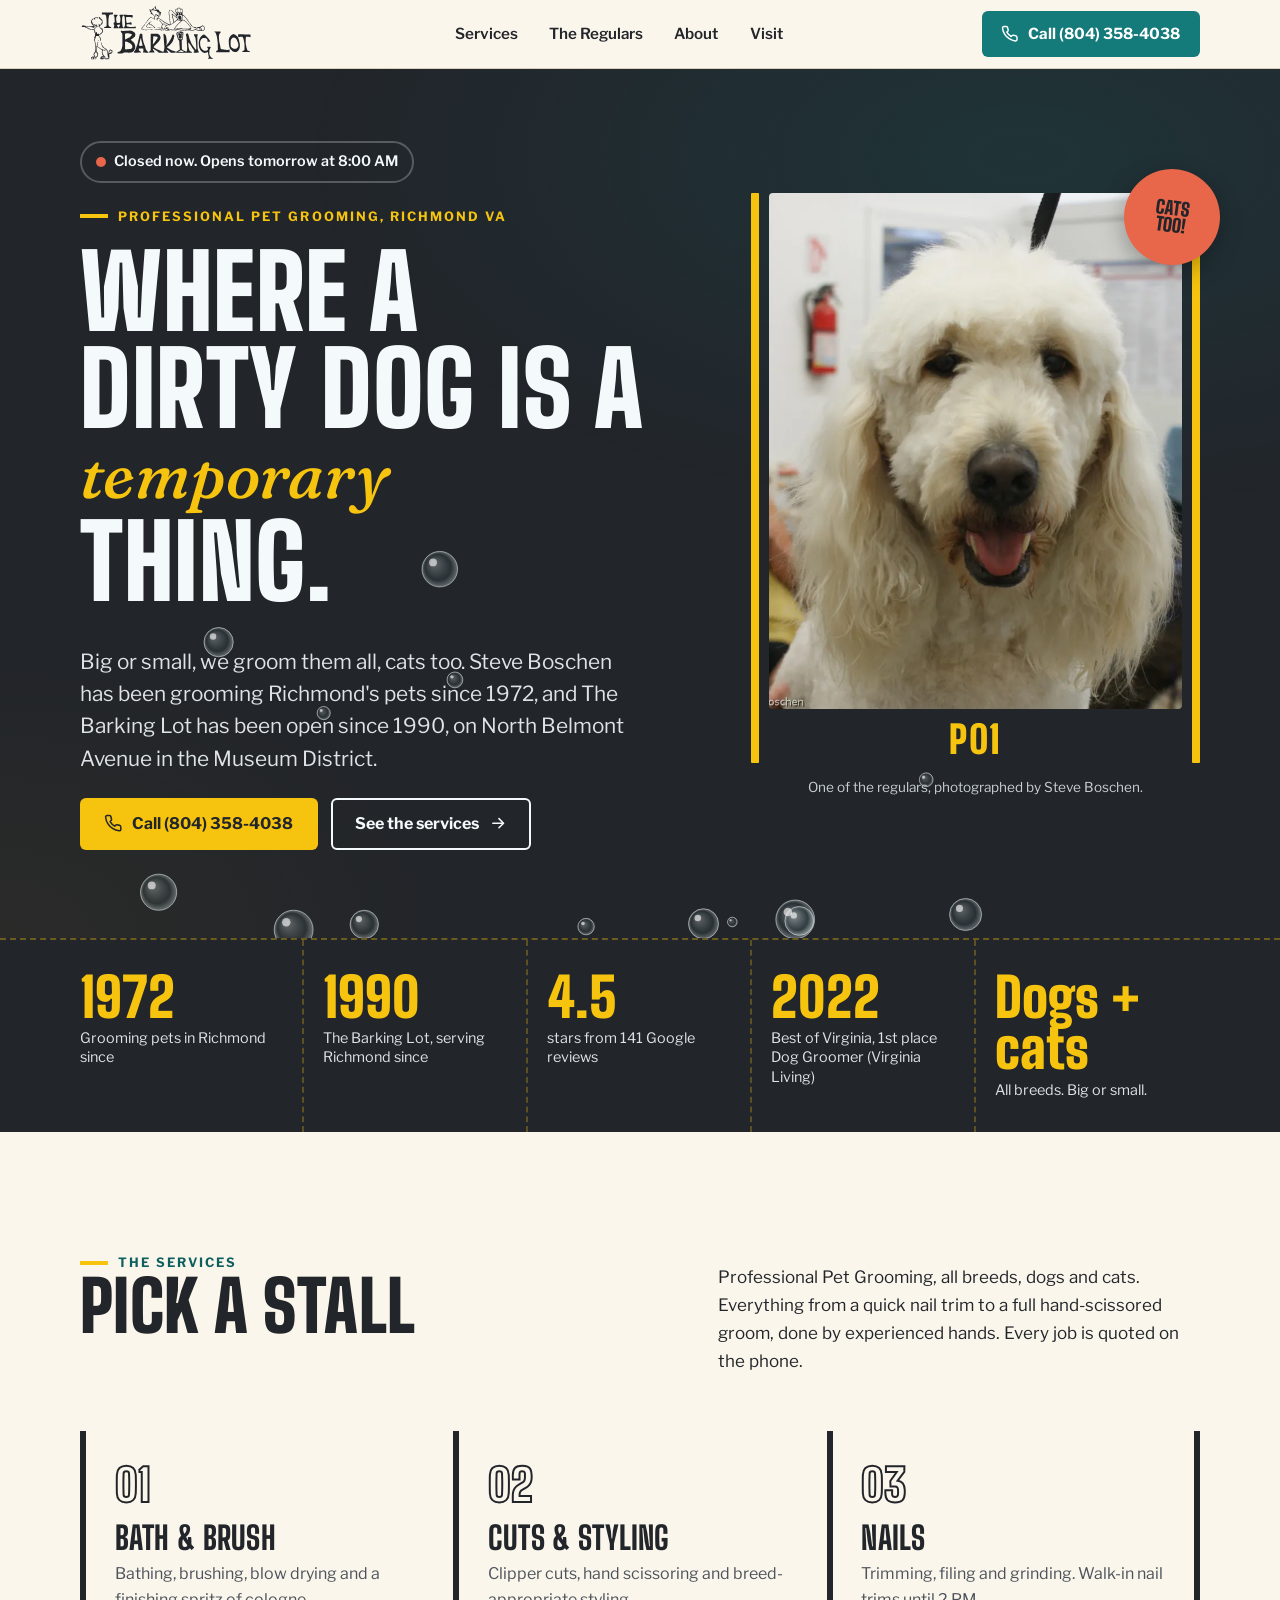
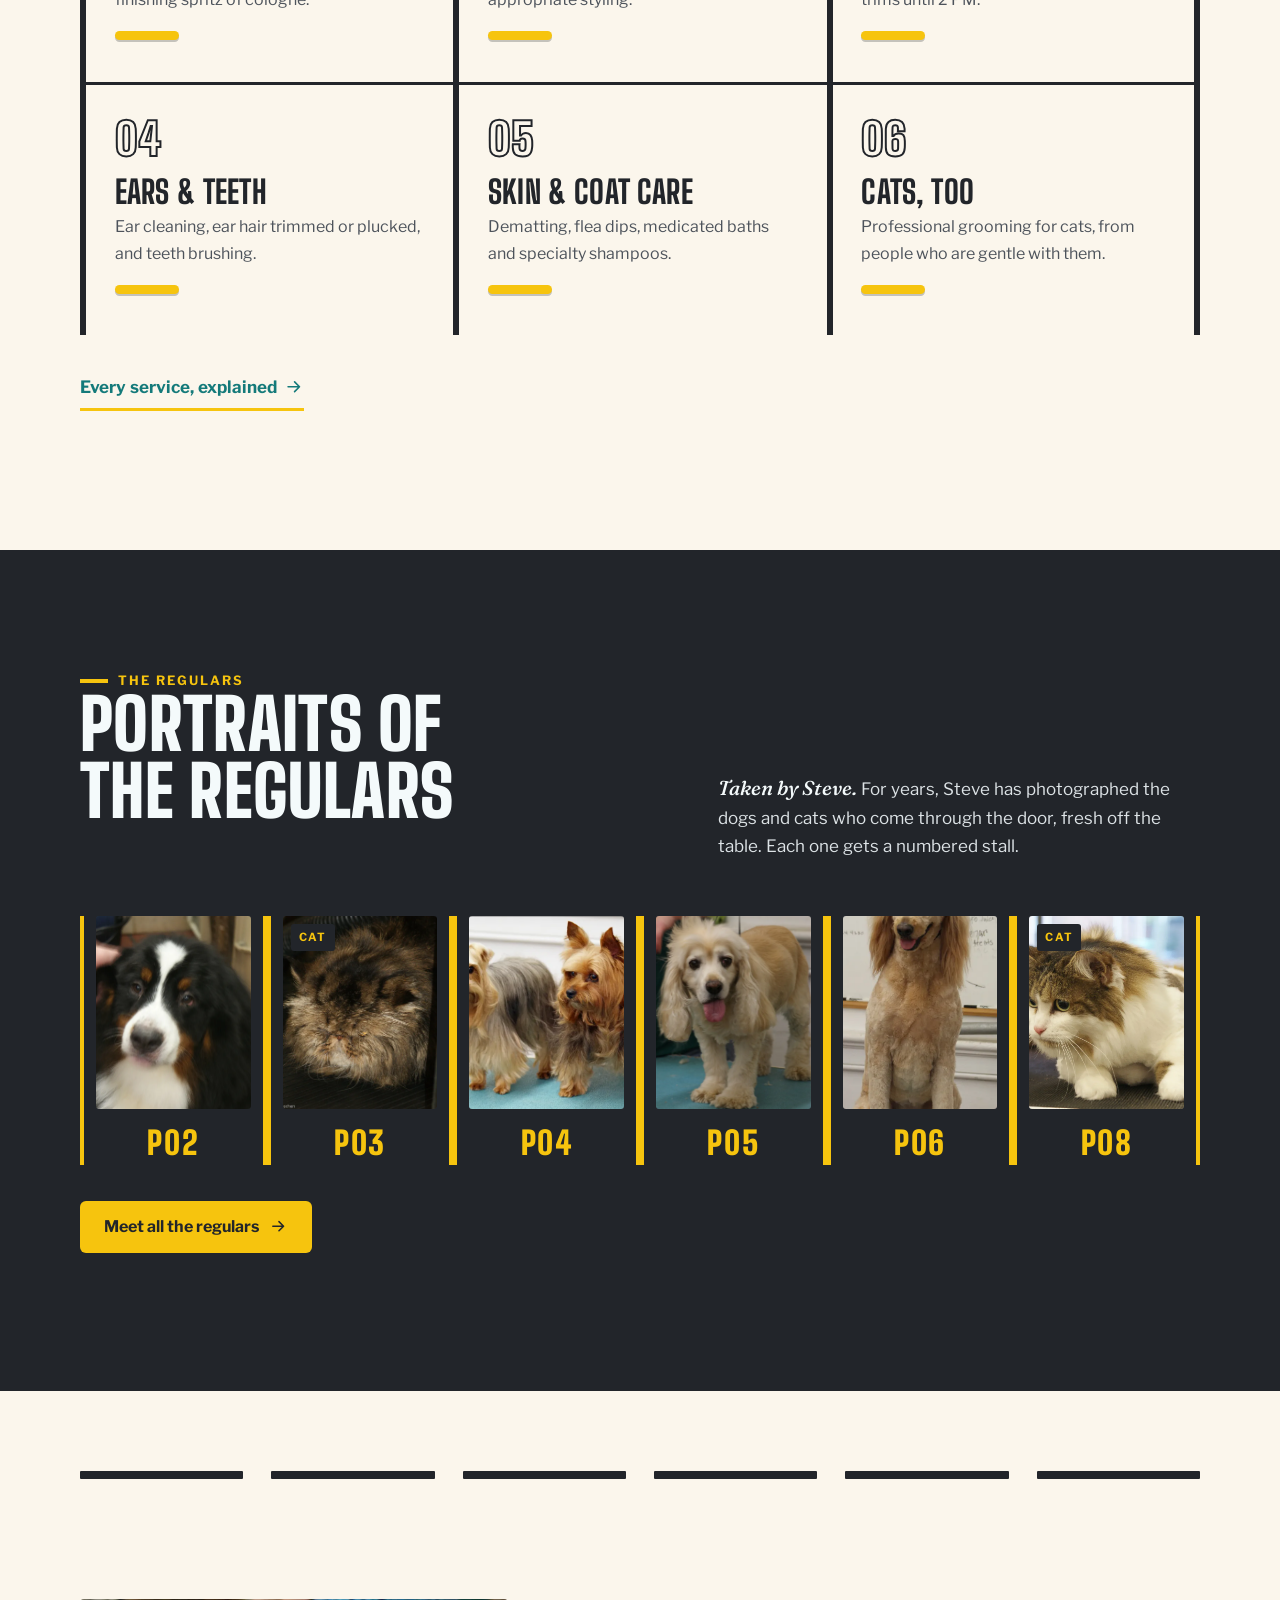
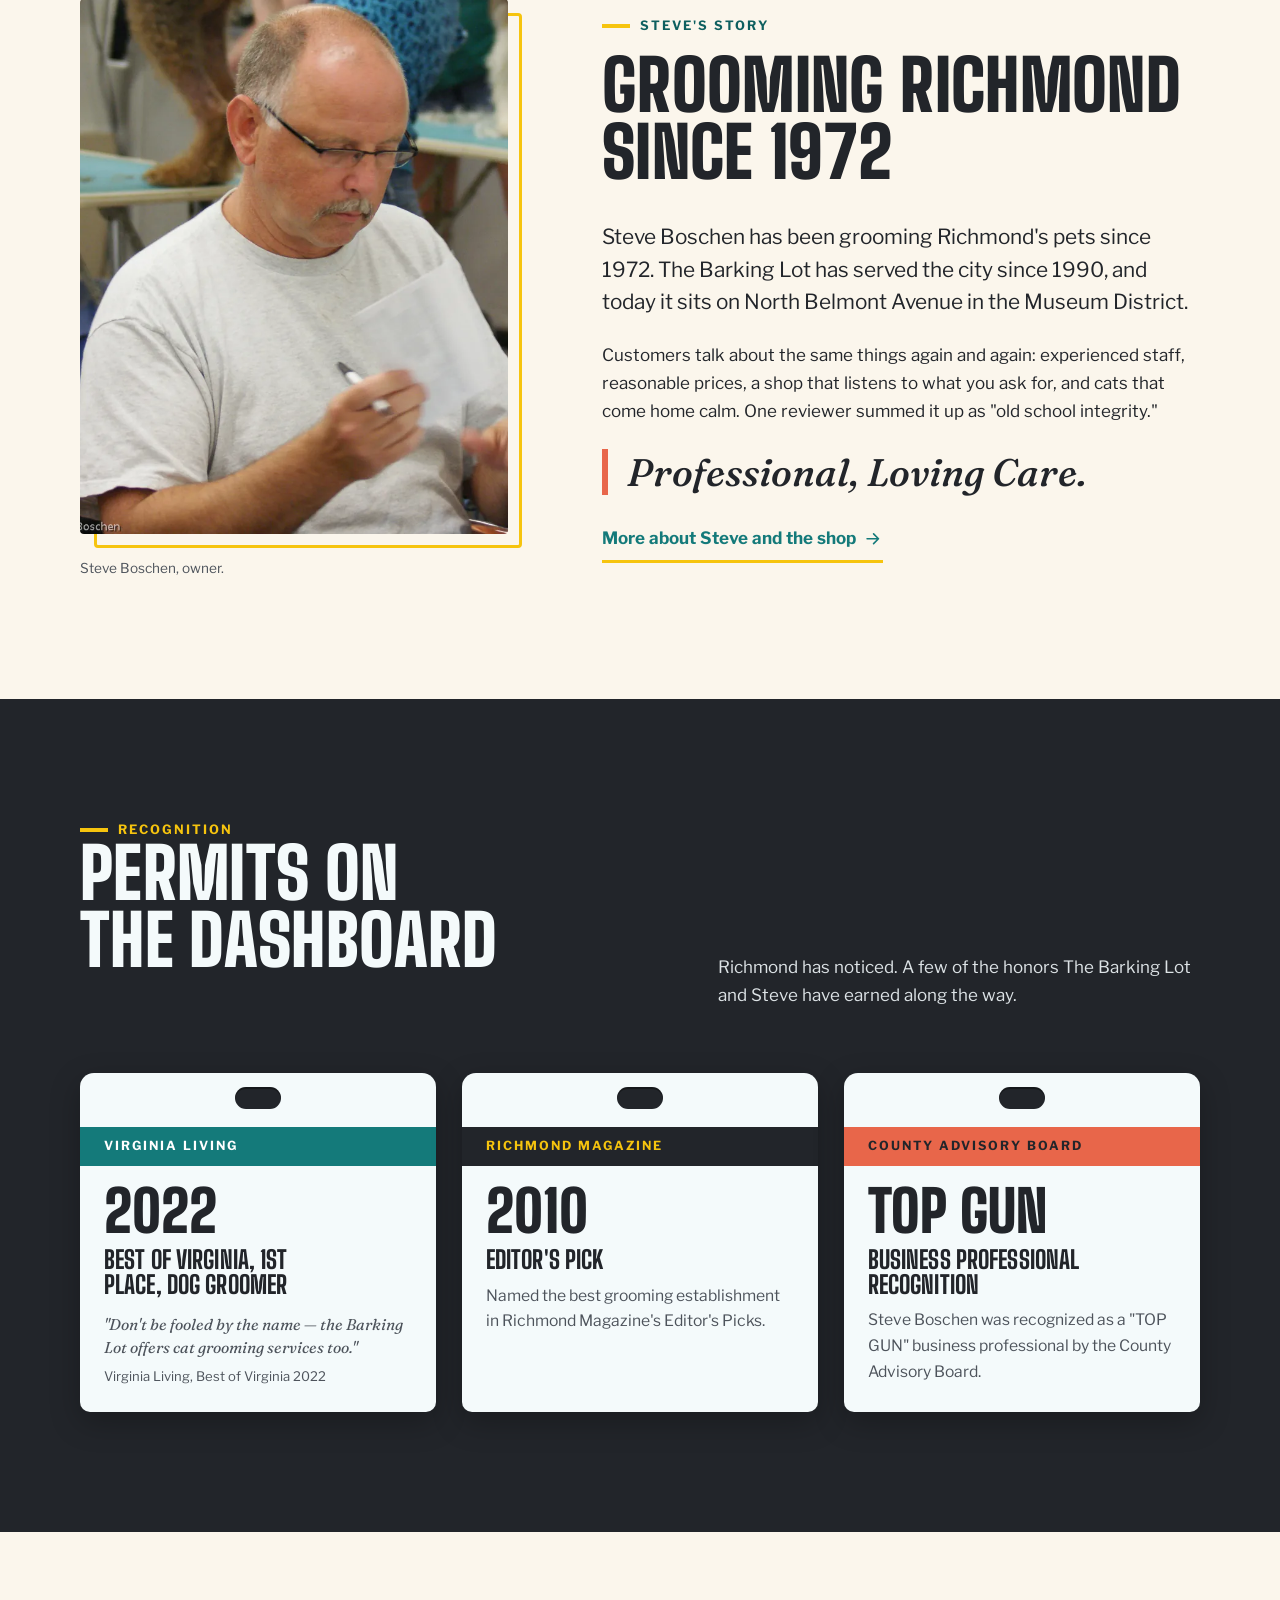
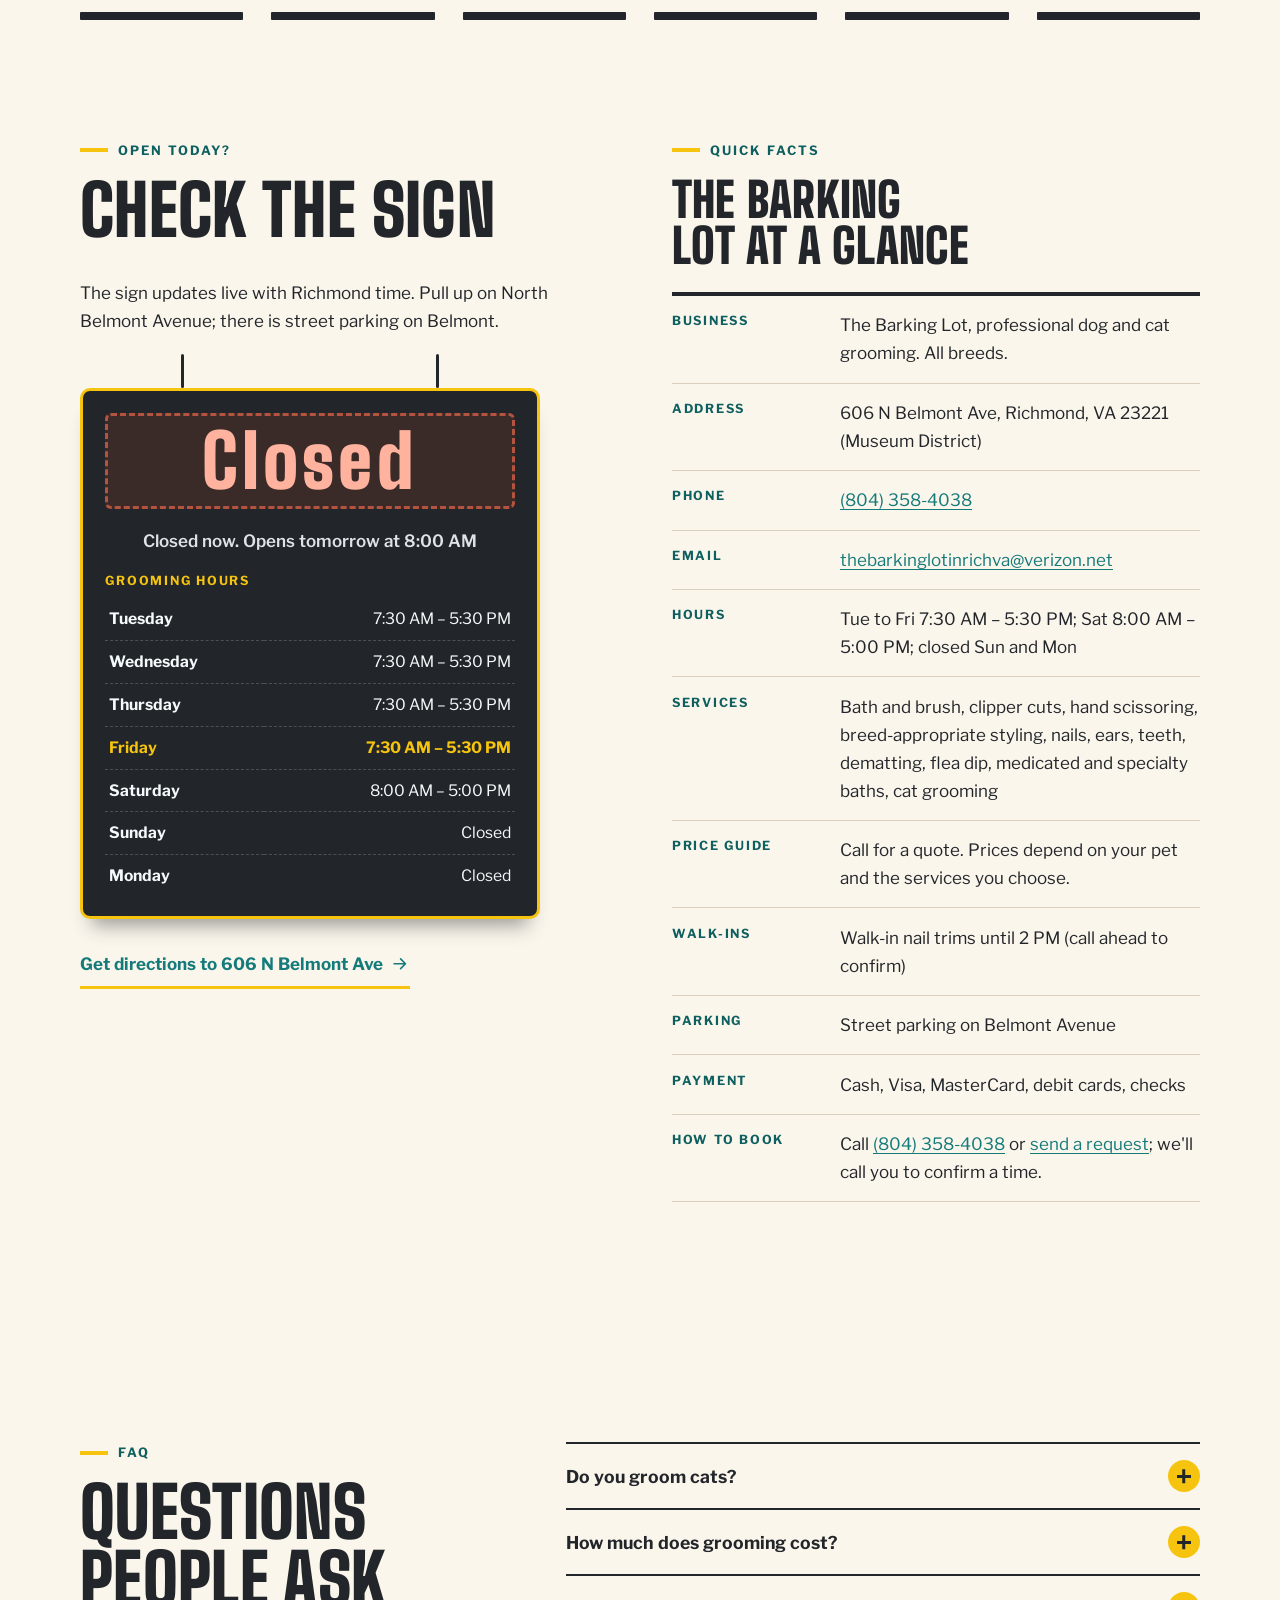
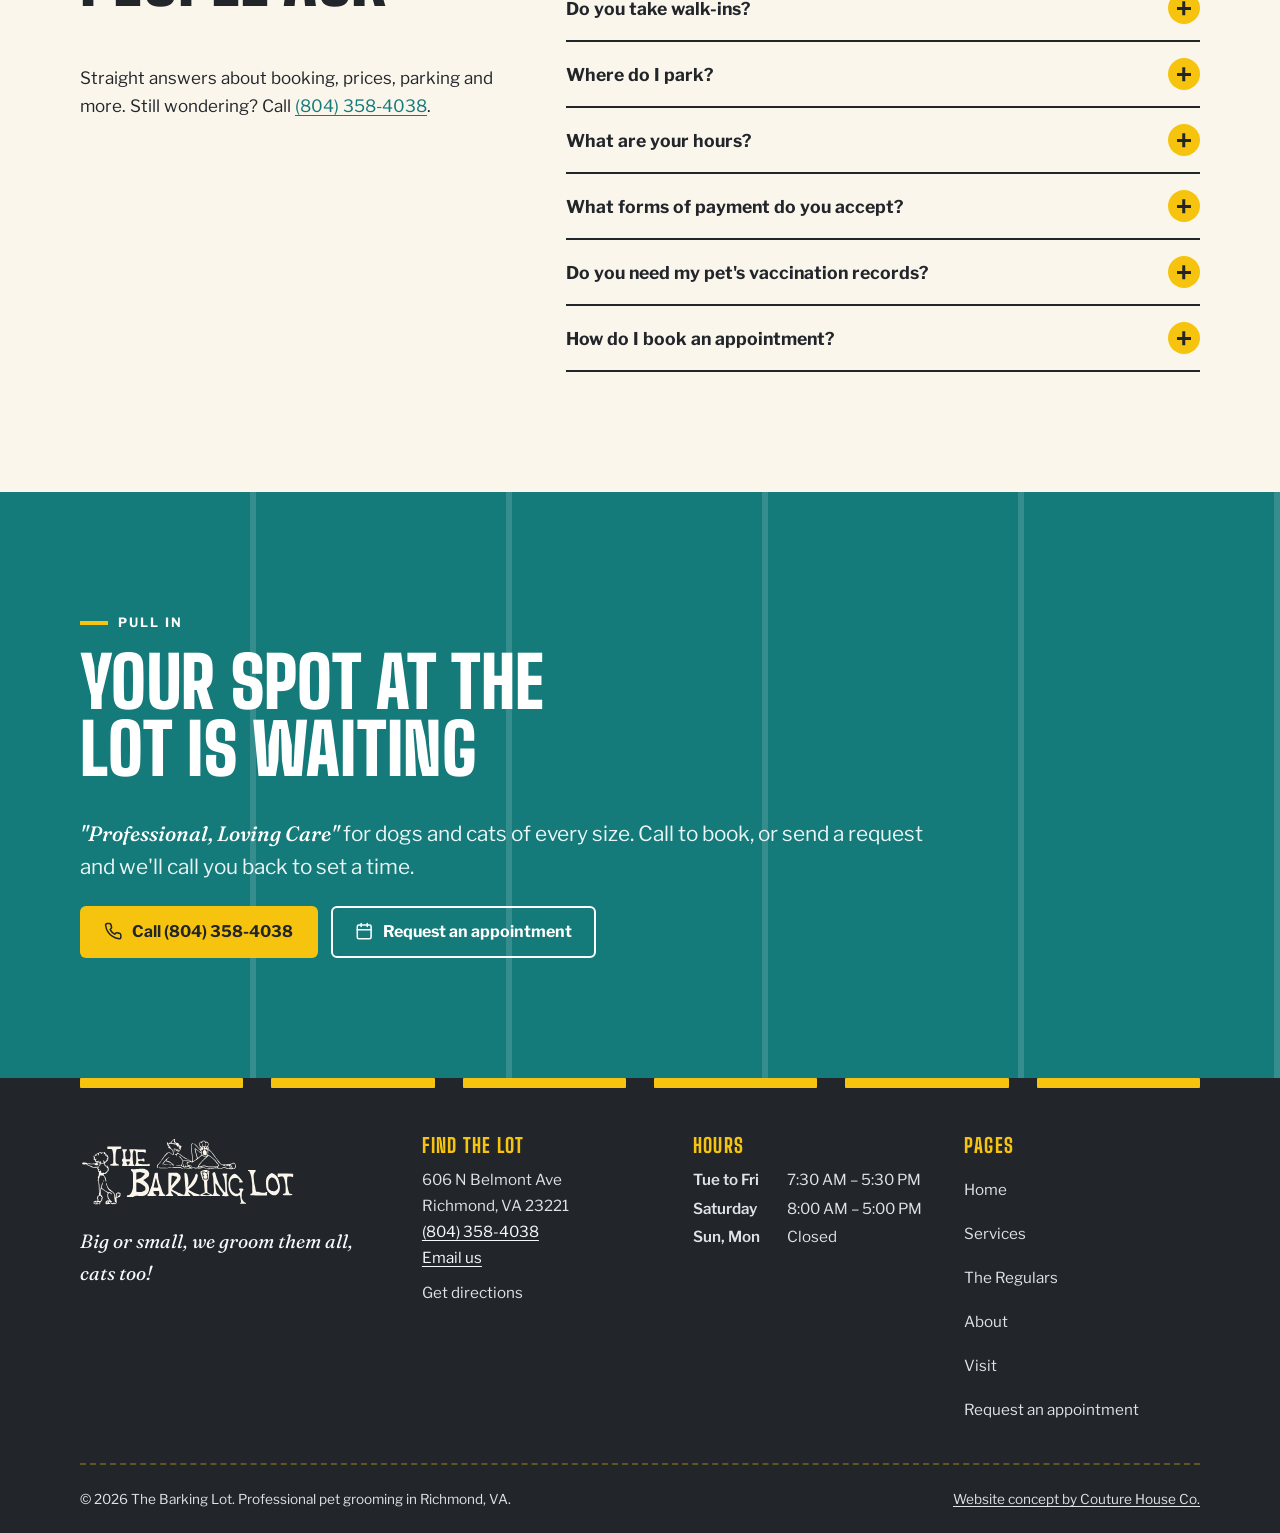
<file: index.html>
<!doctype html>
<html lang="en">
<head>
<meta charset="utf-8">
<meta name="viewport" content="width=device-width, initial-scale=1, viewport-fit=cover">
<title>The Barking Lot | Dog &amp; Cat Grooming, Richmond, VA</title>
<meta name="description" content="Professional dog and cat grooming on North Belmont Avenue in Richmond’s Museum District. All breeds. Grooming Richmond since 1972. Call (804) 358-4038.">
<link rel="canonical" href="https://the-barking-lot-website.netlify.app/">
<meta name="theme-color" content="#22252A">
<meta name="robots" content="index, follow, max-image-preview:large">
<meta property="og:type" content="website">
<meta property="og:site_name" content="The Barking Lot">
<meta property="og:title" content="The Barking Lot | Dog &amp; Cat Grooming, Richmond, VA">
<meta property="og:description" content="Professional dog and cat grooming on North Belmont Avenue in Richmond’s Museum District. All breeds. Grooming Richmond since 1972. Call (804) 358-4038.">
<meta property="og:url" content="https://the-barking-lot-website.netlify.app/">
<meta property="og:image" content="https://the-barking-lot-website.netlify.app/assets/img/share.jpg">
<meta property="og:image:width" content="1200">
<meta property="og:image:height" content="630">
<meta property="og:image:alt" content="The Barking Lot logo with the line Where a dirty dog is a temporary thing, beside portraits of a freshly groomed cream doodle and a white and tabby cat in numbered parking stalls.">
<meta property="og:locale" content="en_US">
<meta name="twitter:card" content="summary_large_image">
<meta name="twitter:title" content="The Barking Lot | Dog &amp; Cat Grooming, Richmond, VA">
<meta name="twitter:description" content="Professional dog and cat grooming on North Belmont Avenue in Richmond’s Museum District. All breeds. Grooming Richmond since 1972. Call (804) 358-4038.">
<meta name="twitter:image" content="https://the-barking-lot-website.netlify.app/assets/img/share.jpg">
<meta name="geo.region" content="US-VA">
<meta name="geo.placename" content="Richmond">
<meta name="geo.position" content="37.561106;-77.475702">
<link rel="icon" href="assets/img/favicon.svg" type="image/svg+xml">
<link rel="icon" href="assets/img/favicon-32.png" sizes="32x32" type="image/png">
<link rel="apple-touch-icon" href="assets/img/apple-touch-icon.png">
<link rel="manifest" href="site.webmanifest">
<link rel="preload" href="assets/fonts/big-shoulders-display-latin-900-normal.woff2" as="font" type="font/woff2" crossorigin>
<link rel="preload" href="assets/fonts/libre-franklin-latin-400-normal.woff2" as="font" type="font/woff2" crossorigin>
<link rel="stylesheet" href="assets/css/fonts.css?v=20260930b">
<link rel="stylesheet" href="assets/css/site.css?v=20260930b">
<script>document.documentElement.classList.add('js')</script>
<script src="assets/js/site.js" defer></script>
<script type="application/ld+json">{
 "@context": "https://schema.org",
 "@graph": [
  {
   "@type": "LocalBusiness",
   "@id": "https://the-barking-lot-website.netlify.app/#business",
   "additionalType": "https://www.wikidata.org/wiki/Q1248784",
   "name": "The Barking Lot",
   "description": "Professional dog and cat grooming in Richmond, Virginia's Museum District. All breeds, dogs and cats. Grooming in Richmond since 1972; The Barking Lot since 1990.",
   "slogan": "Where a dirty dog is a temporary thing.",
   "url": "https://the-barking-lot-website.netlify.app/",
   "logo": "https://the-barking-lot-website.netlify.app/assets/img/logo.svg",
   "image": [
    "https://the-barking-lot-website.netlify.app/assets/img/share.jpg",
    "https://the-barking-lot-website.netlify.app/assets/img/cream-doodle-smile.webp"
   ],
   "telephone": "+1-804-358-4038",
   "email": "thebarkinglotinrichva@verizon.net",
   "address": {
    "@type": "PostalAddress",
    "streetAddress": "606 N Belmont Ave",
    "addressLocality": "Richmond",
    "addressRegion": "VA",
    "postalCode": "23221",
    "addressCountry": "US"
   },
   "geo": {
    "@type": "GeoCoordinates",
    "latitude": 37.561106,
    "longitude": -77.475702
   },
   "hasMap": "https://www.google.com/maps/dir/?api=1&destination=606+N+Belmont+Ave+Richmond+VA+23221",
   "openingHoursSpecification": [
    {
     "@type": "OpeningHoursSpecification",
     "dayOfWeek": [
      "Tuesday",
      "Wednesday",
      "Thursday",
      "Friday"
     ],
     "opens": "07:30",
     "closes": "17:30"
    },
    {
     "@type": "OpeningHoursSpecification",
     "dayOfWeek": "Saturday",
     "opens": "08:00",
     "closes": "17:00"
    }
   ],
   "areaServed": [
    {
     "@type": "City",
     "name": "Richmond",
     "containedInPlace": {
      "@type": "State",
      "name": "Virginia"
     }
    },
    {
     "@type": "Place",
     "name": "Museum District, Richmond, VA"
    }
   ],
   "paymentAccepted": "Cash, Visa, MasterCard, Debit cards, Checks",
   "currenciesAccepted": "USD",
   "foundingDate": "1990-03-01",
   "award": [
    "Virginia Living Best of Virginia 2022, 1st place, Dog Groomer",
    "Richmond Magazine Editor's Pick, best grooming establishment, 2010"
   ],
   "knowsAbout": [
    "Dog grooming",
    "Cat grooming"
   ],
   "aggregateRating": {
    "@type": "AggregateRating",
    "ratingValue": "4.5",
    "reviewCount": "141",
    "bestRating": "5"
   },
   "hasOfferCatalog": {
    "@type": "OfferCatalog",
    "name": "Pet grooming services",
    "itemListElement": [
     {
      "@type": "OfferCatalog",
      "name": "Bath & brush",
      "itemListElement": [
       {
        "@type": "Offer",
        "itemOffered": {
         "@type": "Service",
         "name": "Bathing",
         "serviceType": "Pet grooming"
        }
       },
       {
        "@type": "Offer",
        "itemOffered": {
         "@type": "Service",
         "name": "Brushing",
         "serviceType": "Pet grooming"
        }
       },
       {
        "@type": "Offer",
        "itemOffered": {
         "@type": "Service",
         "name": "Blow drying",
         "serviceType": "Pet grooming"
        }
       },
       {
        "@type": "Offer",
        "itemOffered": {
         "@type": "Service",
         "name": "Coat brushing",
         "serviceType": "Pet grooming"
        }
       },
       {
        "@type": "Offer",
        "itemOffered": {
         "@type": "Service",
         "name": "Cologne",
         "serviceType": "Pet grooming"
        }
       }
      ]
     },
     {
      "@type": "OfferCatalog",
      "name": "Cuts & styling",
      "itemListElement": [
       {
        "@type": "Offer",
        "itemOffered": {
         "@type": "Service",
         "name": "Clipper cuts",
         "serviceType": "Pet grooming"
        }
       },
       {
        "@type": "Offer",
        "itemOffered": {
         "@type": "Service",
         "name": "Hand scissoring",
         "serviceType": "Pet grooming"
        }
       },
       {
        "@type": "Offer",
        "itemOffered": {
         "@type": "Service",
         "name": "Breed-appropriate styling",
         "serviceType": "Pet grooming"
        }
       }
      ]
     },
     {
      "@type": "OfferCatalog",
      "name": "Nails",
      "itemListElement": [
       {
        "@type": "Offer",
        "itemOffered": {
         "@type": "Service",
         "name": "Nail trimming",
         "serviceType": "Pet grooming"
        }
       },
       {
        "@type": "Offer",
        "itemOffered": {
         "@type": "Service",
         "name": "Nail filing",
         "serviceType": "Pet grooming"
        }
       },
       {
        "@type": "Offer",
        "itemOffered": {
         "@type": "Service",
         "name": "Nail grinding",
         "serviceType": "Pet grooming"
        }
       }
      ]
     },
     {
      "@type": "OfferCatalog",
      "name": "Ears & teeth",
      "itemListElement": [
       {
        "@type": "Offer",
        "itemOffered": {
         "@type": "Service",
         "name": "Ear cleaning",
         "serviceType": "Pet grooming"
        }
       },
       {
        "@type": "Offer",
        "itemOffered": {
         "@type": "Service",
         "name": "Ear hair trimmed",
         "serviceType": "Pet grooming"
        }
       },
       {
        "@type": "Offer",
        "itemOffered": {
         "@type": "Service",
         "name": "Ear hair plucked",
         "serviceType": "Pet grooming"
        }
       },
       {
        "@type": "Offer",
        "itemOffered": {
         "@type": "Service",
         "name": "Teeth brushing",
         "serviceType": "Pet grooming"
        }
       }
      ]
     },
     {
      "@type": "OfferCatalog",
      "name": "Skin & coat care",
      "itemListElement": [
       {
        "@type": "Offer",
        "itemOffered": {
         "@type": "Service",
         "name": "Dematting",
         "serviceType": "Pet grooming"
        }
       },
       {
        "@type": "Offer",
        "itemOffered": {
         "@type": "Service",
         "name": "Flea dip",
         "serviceType": "Pet grooming"
        }
       },
       {
        "@type": "Offer",
        "itemOffered": {
         "@type": "Service",
         "name": "Medicated bath",
         "serviceType": "Pet grooming"
        }
       },
       {
        "@type": "Offer",
        "itemOffered": {
         "@type": "Service",
         "name": "Specialty shampoos",
         "serviceType": "Pet grooming"
        }
       }
      ]
     },
     {
      "@type": "OfferCatalog",
      "name": "Cats",
      "itemListElement": [
       {
        "@type": "Offer",
        "itemOffered": {
         "@type": "Service",
         "name": "Professional grooming for cats",
         "serviceType": "Pet grooming"
        }
       }
      ]
     }
    ]
   }
  },
  {
   "@type": "WebSite",
   "@id": "https://the-barking-lot-website.netlify.app/#website",
   "url": "https://the-barking-lot-website.netlify.app/",
   "name": "The Barking Lot",
   "publisher": {
    "@id": "https://the-barking-lot-website.netlify.app/#business"
   },
   "inLanguage": "en-US"
  },
  {
   "@type": "FAQPage",
   "mainEntity": [
    {
     "@type": "Question",
     "name": "Do you groom cats?",
     "acceptedAnswer": {
      "@type": "Answer",
      "text": "Yes. Big or small, we groom them all, cats too. Virginia Living put it this way: \"Don't be fooled by the name — the Barking Lot offers cat grooming services too.\""
     }
    },
    {
     "@type": "Question",
     "name": "How much does grooming cost?",
     "acceptedAnswer": {
      "@type": "Answer",
      "text": "Prices are not listed online because every pet is different. Call (804) 358-4038 for a quote for your dog or cat."
     }
    },
    {
     "@type": "Question",
     "name": "Do you take walk-ins?",
     "acceptedAnswer": {
      "@type": "Answer",
      "text": "Walk-in nail trims are available until 2 PM (call ahead to confirm). Full grooms are by appointment, so call to book."
     }
    },
    {
     "@type": "Question",
     "name": "Where do I park?",
     "acceptedAnswer": {
      "@type": "Answer",
      "text": "Street parking on Belmont Avenue, right outside the shop at 606 N Belmont Ave."
     }
    },
    {
     "@type": "Question",
     "name": "What are your hours?",
     "acceptedAnswer": {
      "@type": "Answer",
      "text": "Tuesday to Friday 7:30 AM to 5:30 PM, and Saturday 8:00 AM to 5:00 PM. Closed Sunday and Monday."
     }
    },
    {
     "@type": "Question",
     "name": "What forms of payment do you accept?",
     "acceptedAnswer": {
      "@type": "Answer",
      "text": "Cash, Visa, MasterCard, debit cards and checks."
     }
    },
    {
     "@type": "Question",
     "name": "Do you need my pet's vaccination records?",
     "acceptedAnswer": {
      "@type": "Answer",
      "text": "Ask us about vaccination requirements when you call to book at (804) 358-4038."
     }
    },
    {
     "@type": "Question",
     "name": "How do I book an appointment?",
     "acceptedAnswer": {
      "@type": "Answer",
      "text": "Call the shop, or send an appointment request online. A request is not a confirmed booking; we'll call you to confirm a time."
     }
    }
   ]
  }
 ]
}</script>
</head>
<body>
<a class="skip" href="#main">Skip to content</a>
<div class="progress" aria-hidden="true"></div>
<header class="site-header">
  <div class="wrap">
    <a class="brand" href="index.html" aria-label="The Barking Lot, home"><img src="assets/img/logo.svg" width="448" height="152" alt="The Barking Lot"></a>
    <nav class="nav" aria-label="Main"><ul><li><a href="services.html">Services</a></li><li><a href="regulars.html">The Regulars</a></li><li><a href="about.html">About</a></li><li><a href="visit.html">Visit</a></li></ul></nav>
    <div class="header-actions">
      <a class="btn btn-primary header-cta" href="tel:+18043584038"><svg class="icon" viewBox="0 0 24 24" aria-hidden="true" focusable="false"><path d="M22 16.9v3a2 2 0 0 1-2.2 2 19.8 19.8 0 0 1-8.6-3.1 19.5 19.5 0 0 1-6-6A19.8 19.8 0 0 1 2.1 4.2 2 2 0 0 1 4.1 2h3a2 2 0 0 1 2 1.7c.1.9.4 1.8.7 2.7a2 2 0 0 1-.5 2.1L8 9.8a16 16 0 0 0 6 6l1.3-1.3a2 2 0 0 1 2.1-.4c.9.3 1.8.6 2.7.7a2 2 0 0 1 1.7 2z"/></svg>Call (804) 358-4038</a>
      <a class="icon-btn call-icon" href="tel:+18043584038" aria-label="Call The Barking Lot at (804) 358-4038"><svg class="icon" viewBox="0 0 24 24" aria-hidden="true" focusable="false"><path d="M22 16.9v3a2 2 0 0 1-2.2 2 19.8 19.8 0 0 1-8.6-3.1 19.5 19.5 0 0 1-6-6A19.8 19.8 0 0 1 2.1 4.2 2 2 0 0 1 4.1 2h3a2 2 0 0 1 2 1.7c.1.9.4 1.8.7 2.7a2 2 0 0 1-.5 2.1L8 9.8a16 16 0 0 0 6 6l1.3-1.3a2 2 0 0 1 2.1-.4c.9.3 1.8.6 2.7.7a2 2 0 0 1 1.7 2z"/></svg></a>
      <button class="icon-btn menu-btn" type="button" aria-expanded="false" aria-controls="mobile-menu" aria-label="Open menu"><span class="bars" aria-hidden="true"><span></span><span></span><span></span></span></button>
    </div>
  </div>
</header>
<div class="mobile-menu" id="mobile-menu" hidden>
    <nav aria-label="Mobile"><ul><li><a href="index.html" aria-current="page">Home<span class="num">P01</span></a></li><li><a href="services.html">Services<span class="num">P02</span></a></li><li><a href="regulars.html">The Regulars<span class="num">P03</span></a></li><li><a href="about.html">About<span class="num">P04</span></a></li><li><a href="visit.html">Visit<span class="num">P05</span></a></li></ul></nav>
    <div class="menu-foot">
      <a class="btn btn-yellow" href="tel:+18043584038"><svg class="icon" viewBox="0 0 24 24" aria-hidden="true" focusable="false"><path d="M22 16.9v3a2 2 0 0 1-2.2 2 19.8 19.8 0 0 1-8.6-3.1 19.5 19.5 0 0 1-6-6A19.8 19.8 0 0 1 2.1 4.2 2 2 0 0 1 4.1 2h3a2 2 0 0 1 2 1.7c.1.9.4 1.8.7 2.7a2 2 0 0 1-.5 2.1L8 9.8a16 16 0 0 0 6 6l1.3-1.3a2 2 0 0 1 2.1-.4c.9.3 1.8.6 2.7.7a2 2 0 0 1 1.7 2z"/></svg>Call (804) 358-4038</a>
      <a class="btn btn-ghost" style="color:#F4FAFB" href="visit.html#request"><svg class="icon" viewBox="0 0 24 24" aria-hidden="true" focusable="false"><rect x="3" y="4" width="18" height="18" rx="2"/><path d="M16 2v4M8 2v4M3 10h18"/></svg>Request an appointment</a>
      <p>606 N Belmont Ave, Richmond, VA 23221</p>
    </div>
</div>
<main id="main">
<section class="hero" aria-labelledby="hero-title">
  <canvas class="bubbles" aria-hidden="true"></canvas>
  <div class="wrap hero-grid">
    <div>
      <p class="status-chip" data-status-chip><span class="dot" aria-hidden="true"></span><span class="txt">Tue to Fri 7:30 AM – 5:30 PM, Sat 8:00 AM – 5:00 PM</span></p>
      <p class="eyebrow">Professional pet grooming, Richmond VA</p>
      <h1 id="hero-title">Where a dirty dog is a <span class="serif">temporary</span> thing.</h1>
      <p class="lede">Big or small, we groom them all, cats too. Steve Boschen has been grooming Richmond's pets since 1972, and The Barking Lot has been open since 1990, on North Belmont Avenue in the Museum District.</p>
      <div class="btn-row">
        <a class="btn btn-yellow" href="tel:+18043584038"><svg class="icon" viewBox="0 0 24 24" aria-hidden="true" focusable="false"><path d="M22 16.9v3a2 2 0 0 1-2.2 2 19.8 19.8 0 0 1-8.6-3.1 19.5 19.5 0 0 1-6-6A19.8 19.8 0 0 1 2.1 4.2 2 2 0 0 1 4.1 2h3a2 2 0 0 1 2 1.7c.1.9.4 1.8.7 2.7a2 2 0 0 1-.5 2.1L8 9.8a16 16 0 0 0 6 6l1.3-1.3a2 2 0 0 1 2.1-.4c.9.3 1.8.6 2.7.7a2 2 0 0 1 1.7 2z"/></svg>Call (804) 358-4038</a>
        <a class="btn btn-ghost" href="services.html">See the services<svg class="icon" viewBox="0 0 24 24" aria-hidden="true" focusable="false"><path d="M5 12h14M13 6l6 6-6 6"/></svg></a>
      </div>
    </div>
    <figure class="hero-photo">
      <div class="stall">
        <div class="frame"><img src="assets/img/cream-doodle-smile.webp" width="768" height="876" alt="A cream doodle beaming after a fresh groom at The Barking Lot" fetchpriority="high" decoding="async"></div>
        <span class="stall-num" aria-hidden="true">P01</span>
      </div>
      <div class="hero-meter" aria-hidden="true">Cats<br>too!</div>
      <figcaption>One of the regulars, photographed by Steve Boschen.</figcaption>
    </figure>
  </div>
</section>
<section class="trust" aria-label="Why Richmond trusts The Barking Lot">
  <div class="wrap">
    <ul>
      <li><span class="big" data-count="1972" data-from="1900">1972</span><span class="small">Grooming pets in Richmond since</span></li>
      <li><span class="big" data-count="1990" data-from="1950">1990</span><span class="small">The Barking Lot, serving Richmond since</span></li>
      <li><span class="big">4.5<span class="visually-hidden"> out of 5</span></span><span class="small">stars from 141 Google reviews</span></li>
      <li><span class="big">2022</span><span class="small">Best of Virginia, 1st place Dog Groomer (Virginia Living)</span></li>
      <li><span class="big">Dogs + cats</span><span class="small">All breeds. Big or small.</span></li>
    </ul>
  </div>
</section>

<section class="section" aria-labelledby="svc-title">
  <div class="wrap">
    <div class="head split">
      <div><p class="eyebrow">The services</p><h2 id="svc-title" class="reveal">Pick a stall</h2></div>
      <p class="reveal d1">Professional Pet Grooming, all breeds, dogs and cats. Everything from a quick nail trim to a full hand-scissored groom, done by experienced hands. Every job is quoted on the phone.</p>
    </div>
    <ul class="lot"><li class="reveal"><span class="no" aria-hidden="true">01</span><h3>Bath &amp; brush</h3><p>Bathing, brushing, blow drying and a finishing spritz of cologne.</p><span class="stop" aria-hidden="true"></span></li><li class="reveal d1"><span class="no" aria-hidden="true">02</span><h3>Cuts &amp; styling</h3><p>Clipper cuts, hand scissoring and breed-appropriate styling.</p><span class="stop" aria-hidden="true"></span></li><li class="reveal d2"><span class="no" aria-hidden="true">03</span><h3>Nails</h3><p>Trimming, filing and grinding. Walk-in nail trims until 2 PM.</p><span class="stop" aria-hidden="true"></span></li><li class="reveal"><span class="no" aria-hidden="true">04</span><h3>Ears &amp; teeth</h3><p>Ear cleaning, ear hair trimmed or plucked, and teeth brushing.</p><span class="stop" aria-hidden="true"></span></li><li class="reveal d1"><span class="no" aria-hidden="true">05</span><h3>Skin &amp; coat care</h3><p>Dematting, flea dips, medicated baths and specialty shampoos.</p><span class="stop" aria-hidden="true"></span></li><li class="reveal d2"><span class="no" aria-hidden="true">06</span><h3>Cats, too</h3><p>Professional grooming for cats, from people who are gentle with them.</p><span class="stop" aria-hidden="true"></span></li></ul>
    <p style="margin-top:2rem"><a class="text-link" href="services.html">Every service, explained<svg class="icon" viewBox="0 0 24 24" aria-hidden="true" focusable="false"><path d="M5 12h14M13 6l6 6-6 6"/></svg></a></p>
  </div>
</section>

<section class="section dark" aria-labelledby="reg-title">
  <div class="wrap">
    <div class="head split">
      <div><p class="eyebrow">The Regulars</p><h2 id="reg-title" class="reveal">Portraits of the regulars</h2></div>
      <p class="reveal d1"><span class="serif" style="font-size:1.25rem;color:var(--suds)">Taken by Steve.</span> For years, Steve has photographed the dogs and cats who come through the door, fresh off the table. Each one gets a numbered stall.</p>
    </div>
    <ul class="regulars-grid six"><li class="reg" data-kind="dog"><a class="shot" href="regulars.html" aria-label="Stall P02: A Bernese Mountain Dog with a glossy black, white and rust coat. See all the regulars"><img src="assets/img/bernese-portrait.webp" srcset="assets/img/bernese-portrait-800.webp 800w, assets/img/bernese-portrait.webp 902w" sizes="(min-width: 1100px) 16vw, (min-width: 700px) 30vw, 46vw" width="902" height="872" alt="A Bernese Mountain Dog with a glossy black, white and rust coat" loading="lazy" decoding="async"><span class="rinse" aria-hidden="true"></span></a><span class="num" aria-hidden="true">P02</span></li><li class="reg" data-kind="cat"><a class="shot" href="regulars.html" aria-label="Stall P03: A long-haired tabby cat looking up at the camera. See all the regulars"><span class="tag">Cat</span><img src="assets/img/longhair-tabby-cat.webp" width="768" height="842" alt="A long-haired tabby cat looking up at the camera" loading="lazy" decoding="async"><span class="rinse" aria-hidden="true"></span></a><span class="num" aria-hidden="true">P03</span></li><li class="reg" data-kind="dog"><a class="shot" href="regulars.html" aria-label="Stall P04: Two Yorkshire Terriers standing side by side on the grooming table. See all the regulars"><img src="assets/img/yorkie-pair.webp" srcset="assets/img/yorkie-pair-800.webp 800w, assets/img/yorkie-pair.webp 902w" sizes="(min-width: 1100px) 16vw, (min-width: 700px) 30vw, 46vw" width="902" height="626" alt="Two Yorkshire Terriers standing side by side on the grooming table" loading="lazy" decoding="async"><span class="rinse" aria-hidden="true"></span></a><span class="num" aria-hidden="true">P04</span></li><li class="reg" data-kind="dog"><a class="shot" href="regulars.html" aria-label="Stall P05: A blonde Cocker Spaniel with feathered ears standing on the table. See all the regulars"><img src="assets/img/cocker-spaniel-on-table.webp" width="660" height="902" alt="A blonde Cocker Spaniel with feathered ears standing on the table" loading="lazy" decoding="async"><span class="rinse" aria-hidden="true"></span></a><span class="num" aria-hidden="true">P05</span></li><li class="reg" data-kind="dog"><a class="shot" href="regulars.html" aria-label="Stall P06: An apricot Poodle sitting tall in a fresh trim. See all the regulars"><img src="assets/img/apricot-poodle-sitting.webp" width="423" height="902" alt="An apricot Poodle sitting tall in a fresh trim" loading="lazy" decoding="async"><span class="rinse" aria-hidden="true"></span></a><span class="num" aria-hidden="true">P06</span></li><li class="reg" data-kind="cat"><a class="shot" href="regulars.html" aria-label="Stall P08: A white and tabby cat crouched on the table after a trim. See all the regulars"><span class="tag">Cat</span><img src="assets/img/cat-after-trim.webp" width="865" height="768" alt="A white and tabby cat crouched on the table after a trim" loading="lazy" decoding="async"><span class="rinse" aria-hidden="true"></span></a><span class="num" aria-hidden="true">P08</span></li></ul>
    <p style="margin-top:2.2rem"><a class="btn btn-yellow" href="regulars.html">Meet all the regulars<svg class="icon" viewBox="0 0 24 24" aria-hidden="true" focusable="false"><path d="M5 12h14M13 6l6 6-6 6"/></svg></a></p>
  </div>
</section>
<div class="lines on-cream" aria-hidden="true"><span></span><span></span><span></span><span></span><span></span><span></span></div>

<section class="section" aria-labelledby="steve-title">
  <div class="wrap story">
    <figure class="story-photo reveal">
      <div class="ph"><img src="assets/img/steve-boschen-at-the-table.webp" width="768" height="873" alt="Steve Boschen, owner of The Barking Lot, writing up a ticket at the grooming table" loading="lazy" decoding="async"></div>
      <figcaption>Steve Boschen, owner.</figcaption>
    </figure>
    <div>
      <p class="eyebrow">Steve's story</p>
      <h2 id="steve-title" class="reveal">Grooming Richmond since 1972</h2>
      <p class="lede reveal d1">Steve Boschen has been grooming Richmond's pets since 1972. The Barking Lot has served the city since 1990, and today it sits on North Belmont Avenue in the Museum District.</p>
      <p class="reveal d1">Customers talk about the same things again and again: experienced staff, reasonable prices, a shop that listens to what you ask for, and cats that come home calm. One reviewer summed it up as "old school integrity."</p>
      <p class="pull reveal d2">Professional, Loving Care.</p>
      <a class="text-link" href="about.html">More about Steve and the shop<svg class="icon" viewBox="0 0 24 24" aria-hidden="true" focusable="false"><path d="M5 12h14M13 6l6 6-6 6"/></svg></a>
    </div>
  </div>
</section>

<section class="section dark" aria-labelledby="awards-title">
  <div class="wrap">
    <div class="head split">
      <div><p class="eyebrow">Recognition</p><h2 id="awards-title" class="reveal">Permits on the dashboard</h2></div>
      <p class="reveal d1">Richmond has noticed. A few of the honors The Barking Lot and Steve have earned along the way.</p>
    </div>
    <ul class="permits">
      <li class="permit reveal"><span class="band">Virginia Living</span><span class="yr">2022</span><h3>Best of Virginia, 1st place, Dog Groomer</h3>
        <blockquote><p>"Don't be fooled by the name — the Barking Lot offers cat grooming services too."</p><cite>Virginia Living, Best of Virginia 2022</cite></blockquote></li>
      <li class="permit reveal d1"><span class="band">Richmond Magazine</span><span class="yr">2010</span><h3>Editor's Pick</h3><p>Named the best grooming establishment in Richmond Magazine's Editor's Picks.</p></li>
      <li class="permit reveal d2"><span class="band">County Advisory Board</span><span class="yr">Top Gun</span><h3>Business professional recognition</h3><p>Steve Boschen was recognized as a "TOP GUN" business professional by the County Advisory Board.</p></li>
    </ul>
  </div>
</section>
<div class="lines on-cream" aria-hidden="true"><span></span><span></span><span></span><span></span><span></span><span></span></div>

<section class="section" aria-labelledby="visit-title">
  <div class="wrap visit-grid">
    <div>
      <p class="eyebrow">Open today?</p>
      <h2 id="visit-title" class="reveal">Check the sign</h2>
      <p>The sign updates live with Richmond time. Pull up on North Belmont Avenue; there is street parking on Belmont.</p>
      <div class="sign-wrap">
  <div class="sign-hang" aria-hidden="true"><span></span><span></span></div>
  <div class="sign" data-sign>
    <h3 class="visually-hidden">Current open or closed status and weekly hours</h3>
    <div class="sign-face"><span class="sign-word" aria-hidden="true">Hours</span></div>
    <p class="sign-sub" aria-live="polite">Tuesday to Friday 7:30 AM to 5:30 PM, Saturday 8:00 AM to 5:00 PM</p>
    <table class="hours"><caption>Grooming hours</caption><tbody><tr data-day="2"><th scope="row">Tuesday</th><td>7:30 AM – 5:30 PM</td></tr><tr data-day="3"><th scope="row">Wednesday</th><td>7:30 AM – 5:30 PM</td></tr><tr data-day="4"><th scope="row">Thursday</th><td>7:30 AM – 5:30 PM</td></tr><tr data-day="5"><th scope="row">Friday</th><td>7:30 AM – 5:30 PM</td></tr><tr data-day="6"><th scope="row">Saturday</th><td>8:00 AM – 5:00 PM</td></tr><tr data-day="0"><th scope="row">Sunday</th><td>Closed</td></tr><tr data-day="1"><th scope="row">Monday</th><td>Closed</td></tr></tbody></table>
  </div>
</div>
      <p style="margin-top:1.6rem"><a class="text-link" href="https://www.google.com/maps/dir/?api=1&amp;destination=606+N+Belmont+Ave+Richmond+VA+23221" rel="noopener" target="_blank">Get directions to 606 N Belmont Ave<svg class="icon" viewBox="0 0 24 24" aria-hidden="true" focusable="false"><path d="M5 12h14M13 6l6 6-6 6"/></svg><span class="visually-hidden"> (opens Google Maps in a new tab)</span></a></p>
    </div>
    <div>
      <p class="eyebrow">Quick facts</p>
      <h2 class="reveal" style="font-size:clamp(2rem,6vw,3rem)">The Barking Lot at a glance</h2>
      <dl class="facts">
  <div><dt>Business</dt><dd>The Barking Lot, professional dog and cat grooming. All breeds.</dd></div>
  <div><dt>Address</dt><dd>606 N Belmont Ave, Richmond, VA 23221 (Museum District)</dd></div>
  <div><dt>Phone</dt><dd><a href="tel:+18043584038">(804) 358-4038</a></dd></div>
  <div><dt>Email</dt><dd><a href="mailto:thebarkinglotinrichva@verizon.net">thebarkinglotinrichva@verizon.net</a></dd></div>
  <div><dt>Hours</dt><dd>Tue to Fri 7:30 AM – 5:30 PM; Sat 8:00 AM – 5:00 PM; closed Sun and Mon</dd></div>
  <div><dt>Services</dt><dd>Bath and brush, clipper cuts, hand scissoring, breed-appropriate styling, nails, ears, teeth, dematting, flea dip, medicated and specialty baths, cat grooming</dd></div>
  <div><dt>Price guide</dt><dd>Call for a quote. Prices depend on your pet and the services you choose.</dd></div>
  <div><dt>Walk-ins</dt><dd>Walk-in nail trims until 2 PM (call ahead to confirm)</dd></div>
  <div><dt>Parking</dt><dd>Street parking on Belmont Avenue</dd></div>
  <div><dt>Payment</dt><dd>Cash, Visa, MasterCard, debit cards, checks</dd></div>
  <div><dt>How to book</dt><dd>Call <a href="tel:+18043584038">(804) 358-4038</a> or <a href="visit.html#request">send a request</a>; we'll call you to confirm a time.</dd></div>
</dl>
    </div>
  </div>
</section>
<section class="section" aria-labelledby="faq-title">
  <div class="wrap faq-layout">
    <div class="head"><p class="eyebrow">FAQ</p><h2 id="faq-title" class="reveal">Questions people ask</h2><p>Straight answers about booking, prices, parking and more. Still wondering? Call <a href="tel:+18043584038">(804) 358-4038</a>.</p></div>
    <div class="faq"><details><summary>Do you groom cats?<span class="pm" aria-hidden="true"></span></summary><div class="a"><p>Yes. Big or small, we groom them all, cats too. Virginia Living put it this way: "Don't be fooled by the name — the Barking Lot offers cat grooming services too."</p></div></details><details><summary>How much does grooming cost?<span class="pm" aria-hidden="true"></span></summary><div class="a"><p>Prices are not listed online because every pet is different. Call <a href="tel:+18043584038">(804) 358-4038</a> for a quote for your dog or cat.</p></div></details><details><summary>Do you take walk-ins?<span class="pm" aria-hidden="true"></span></summary><div class="a"><p>Walk-in nail trims are available until 2 PM (call ahead to confirm). Full grooms are by appointment, so call to book.</p></div></details><details><summary>Where do I park?<span class="pm" aria-hidden="true"></span></summary><div class="a"><p>Street parking on Belmont Avenue, right outside the shop at 606 N Belmont Ave.</p></div></details><details><summary>What are your hours?<span class="pm" aria-hidden="true"></span></summary><div class="a"><p>Tuesday to Friday 7:30 AM to 5:30 PM, and Saturday 8:00 AM to 5:00 PM. Closed Sunday and Monday.</p></div></details><details><summary>What forms of payment do you accept?<span class="pm" aria-hidden="true"></span></summary><div class="a"><p>Cash, Visa, MasterCard, debit cards and checks.</p></div></details><details><summary>Do you need my pet's vaccination records?<span class="pm" aria-hidden="true"></span></summary><div class="a"><p>Ask us about vaccination requirements when you call to book at <a href="tel:+18043584038">(804) 358-4038</a>.</p></div></details><details><summary>How do I book an appointment?<span class="pm" aria-hidden="true"></span></summary><div class="a"><p>Call the shop, or send an appointment request online. A request is not a confirmed booking; we'll call you to confirm a time.</p></div></details></div>
  </div>
</section>
<section class="cta section" aria-labelledby="cta-title">
  <div class="wrap">
    <p class="eyebrow" style="color:#fff">Pull in</p>
    <h2 id="cta-title" class="reveal">Your spot at the lot is waiting</h2>
    <p class="lede"><span class="serif">"Professional, Loving Care"</span> for dogs and cats of every size. Call to book, or send a request and we'll call you back to set a time.</p>
    <div class="btn-row">
      <a class="btn btn-yellow" href="tel:+18043584038"><svg class="icon" viewBox="0 0 24 24" aria-hidden="true" focusable="false"><path d="M22 16.9v3a2 2 0 0 1-2.2 2 19.8 19.8 0 0 1-8.6-3.1 19.5 19.5 0 0 1-6-6A19.8 19.8 0 0 1 2.1 4.2 2 2 0 0 1 4.1 2h3a2 2 0 0 1 2 1.7c.1.9.4 1.8.7 2.7a2 2 0 0 1-.5 2.1L8 9.8a16 16 0 0 0 6 6l1.3-1.3a2 2 0 0 1 2.1-.4c.9.3 1.8.6 2.7.7a2 2 0 0 1 1.7 2z"/></svg>Call (804) 358-4038</a>
      <a class="btn btn-ghost" href="visit.html#request"><svg class="icon" viewBox="0 0 24 24" aria-hidden="true" focusable="false"><rect x="3" y="4" width="18" height="18" rx="2"/><path d="M16 2v4M8 2v4M3 10h18"/></svg>Request an appointment</a>
    </div>
  </div>
</section>
</main>
<footer class="site-footer dark">
  <div class="lines " aria-hidden="true"><span></span><span></span><span></span><span></span><span></span><span></span></div>
  <div class="wrap">
    <div class="footer-grid">
      <div>
        <img class="flogo" src="assets/img/logo-light.svg" width="448" height="152" alt="The Barking Lot" loading="lazy" decoding="async">
        <p class="slogan">Big or small, we groom them all, cats too!</p>
      </div>
      <div>
        <h2>Find the lot</h2>
        <address>606 N Belmont Ave<br>Richmond, VA 23221<br><a href="tel:+18043584038">(804) 358-4038</a><br><a href="mailto:thebarkinglotinrichva@verizon.net">Email us</a></address>
        <ul><li><a href="https://www.google.com/maps/dir/?api=1&amp;destination=606+N+Belmont+Ave+Richmond+VA+23221" rel="noopener" target="_blank">Get directions<span class="visually-hidden"> (opens Google Maps in a new tab)</span></a></li></ul>
      </div>
      <div>
        <h2>Hours</h2>
        <dl class="fhours"><dt>Tue to Fri</dt><dd>7:30 AM – 5:30 PM</dd><dt>Saturday</dt><dd>8:00 AM – 5:00 PM</dd><dt>Sun, Mon</dt><dd>Closed</dd></dl>
      </div>
      <div>
        <h2>Pages</h2>
        <ul><li><a href="index.html">Home</a></li><li><a href="services.html">Services</a></li><li><a href="regulars.html">The Regulars</a></li><li><a href="about.html">About</a></li><li><a href="visit.html">Visit</a></li><li><a href="visit.html#request">Request an appointment</a></li></ul>
      </div>
    </div>
    <div class="footer-base">
      <p>&copy; <span data-year>2026</span> The Barking Lot. Professional pet grooming in Richmond, VA.</p>
      <p><a href="https://couturehouse.co" rel="noopener">Website concept by Couture House Co.</a></p>
    </div>
  </div>
</footer>
<nav class="action-bar" aria-label="Quick actions">
  <a href="tel:+18043584038"><svg class="icon" viewBox="0 0 24 24" aria-hidden="true" focusable="false"><path d="M22 16.9v3a2 2 0 0 1-2.2 2 19.8 19.8 0 0 1-8.6-3.1 19.5 19.5 0 0 1-6-6A19.8 19.8 0 0 1 2.1 4.2 2 2 0 0 1 4.1 2h3a2 2 0 0 1 2 1.7c.1.9.4 1.8.7 2.7a2 2 0 0 1-.5 2.1L8 9.8a16 16 0 0 0 6 6l1.3-1.3a2 2 0 0 1 2.1-.4c.9.3 1.8.6 2.7.7a2 2 0 0 1 1.7 2z"/></svg>Call</a>
  <a href="https://www.google.com/maps/dir/?api=1&amp;destination=606+N+Belmont+Ave+Richmond+VA+23221" rel="noopener" target="_blank"><svg class="icon" viewBox="0 0 24 24" aria-hidden="true" focusable="false"><path d="M20 10c0 6-8 12-8 12s-8-6-8-12a8 8 0 0 1 16 0z"/><circle cx="12" cy="10" r="3"/></svg>Directions<span class="visually-hidden"> (opens Google Maps)</span></a>
  <a href="visit.html#request"><svg class="icon" viewBox="0 0 24 24" aria-hidden="true" focusable="false"><rect x="3" y="4" width="18" height="18" rx="2"/><path d="M16 2v4M8 2v4M3 10h18"/></svg>Request</a>
</nav>
</body>
</html>
</file>
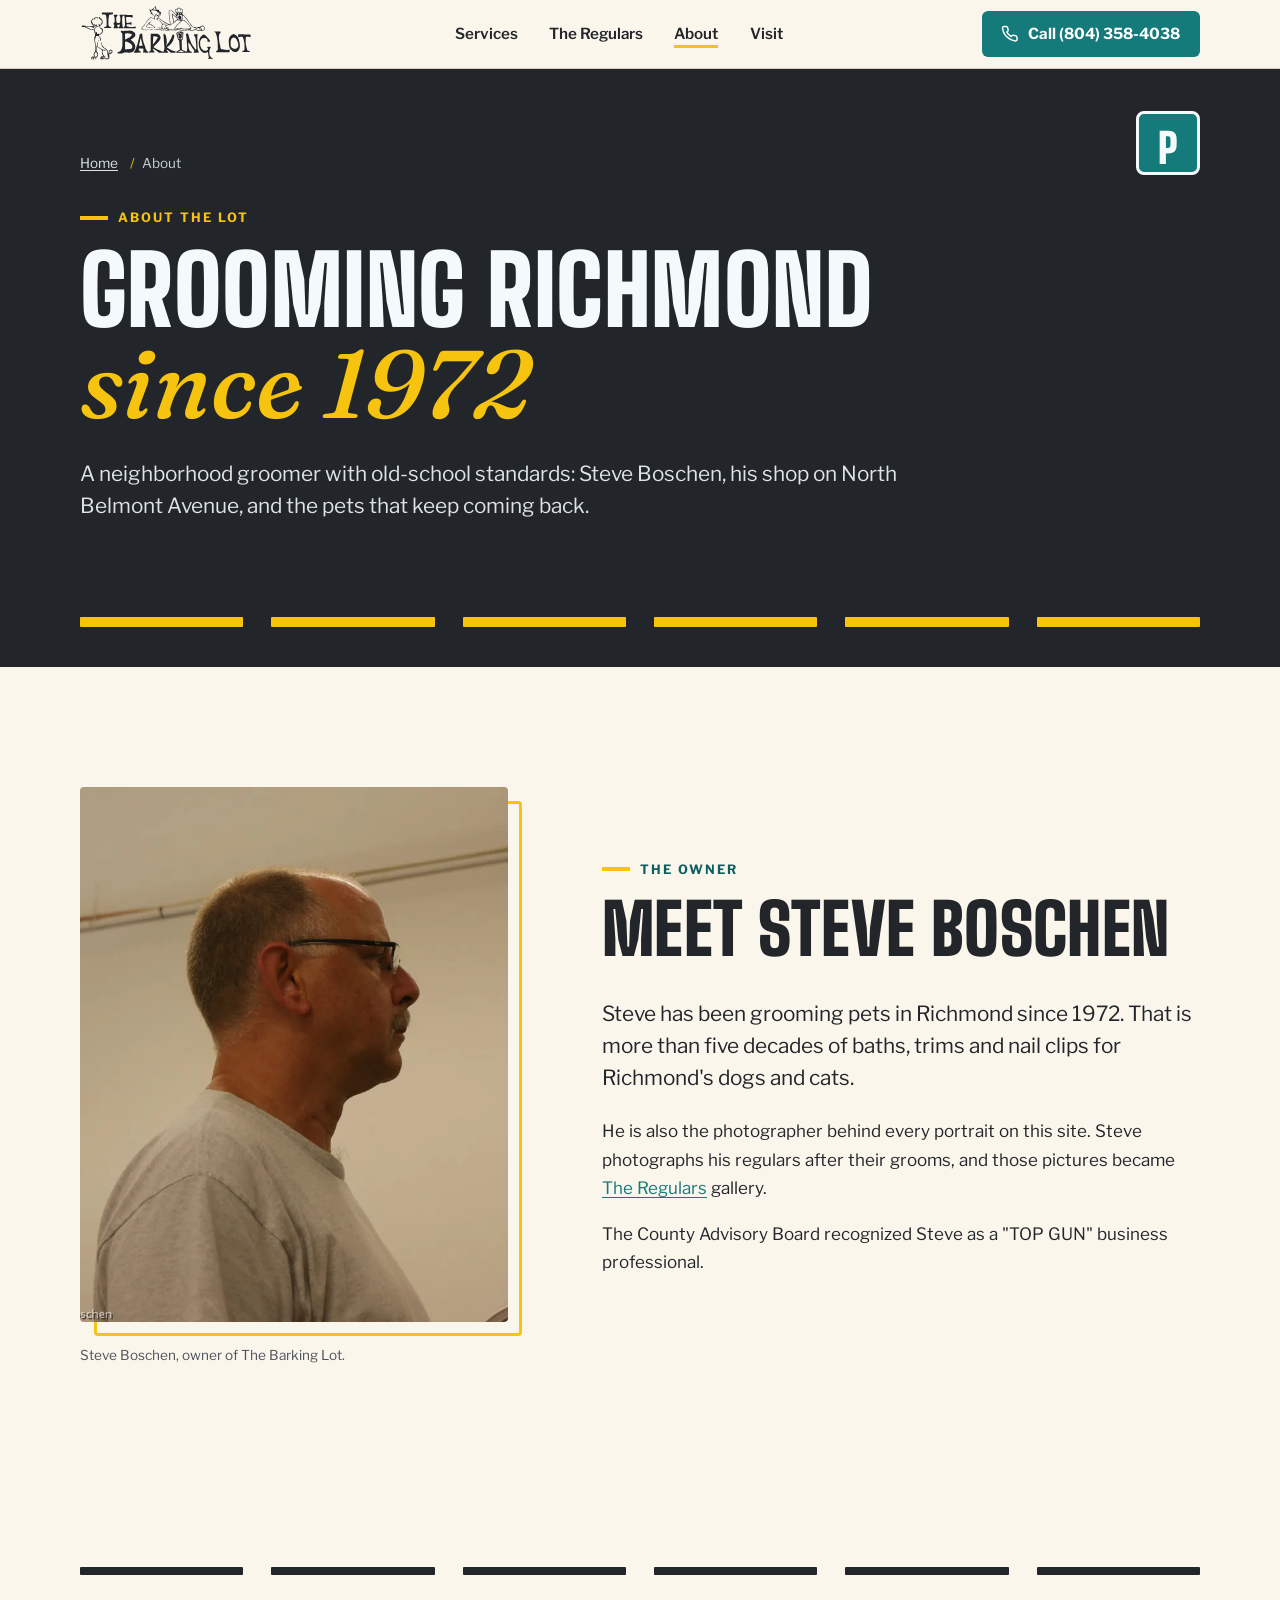
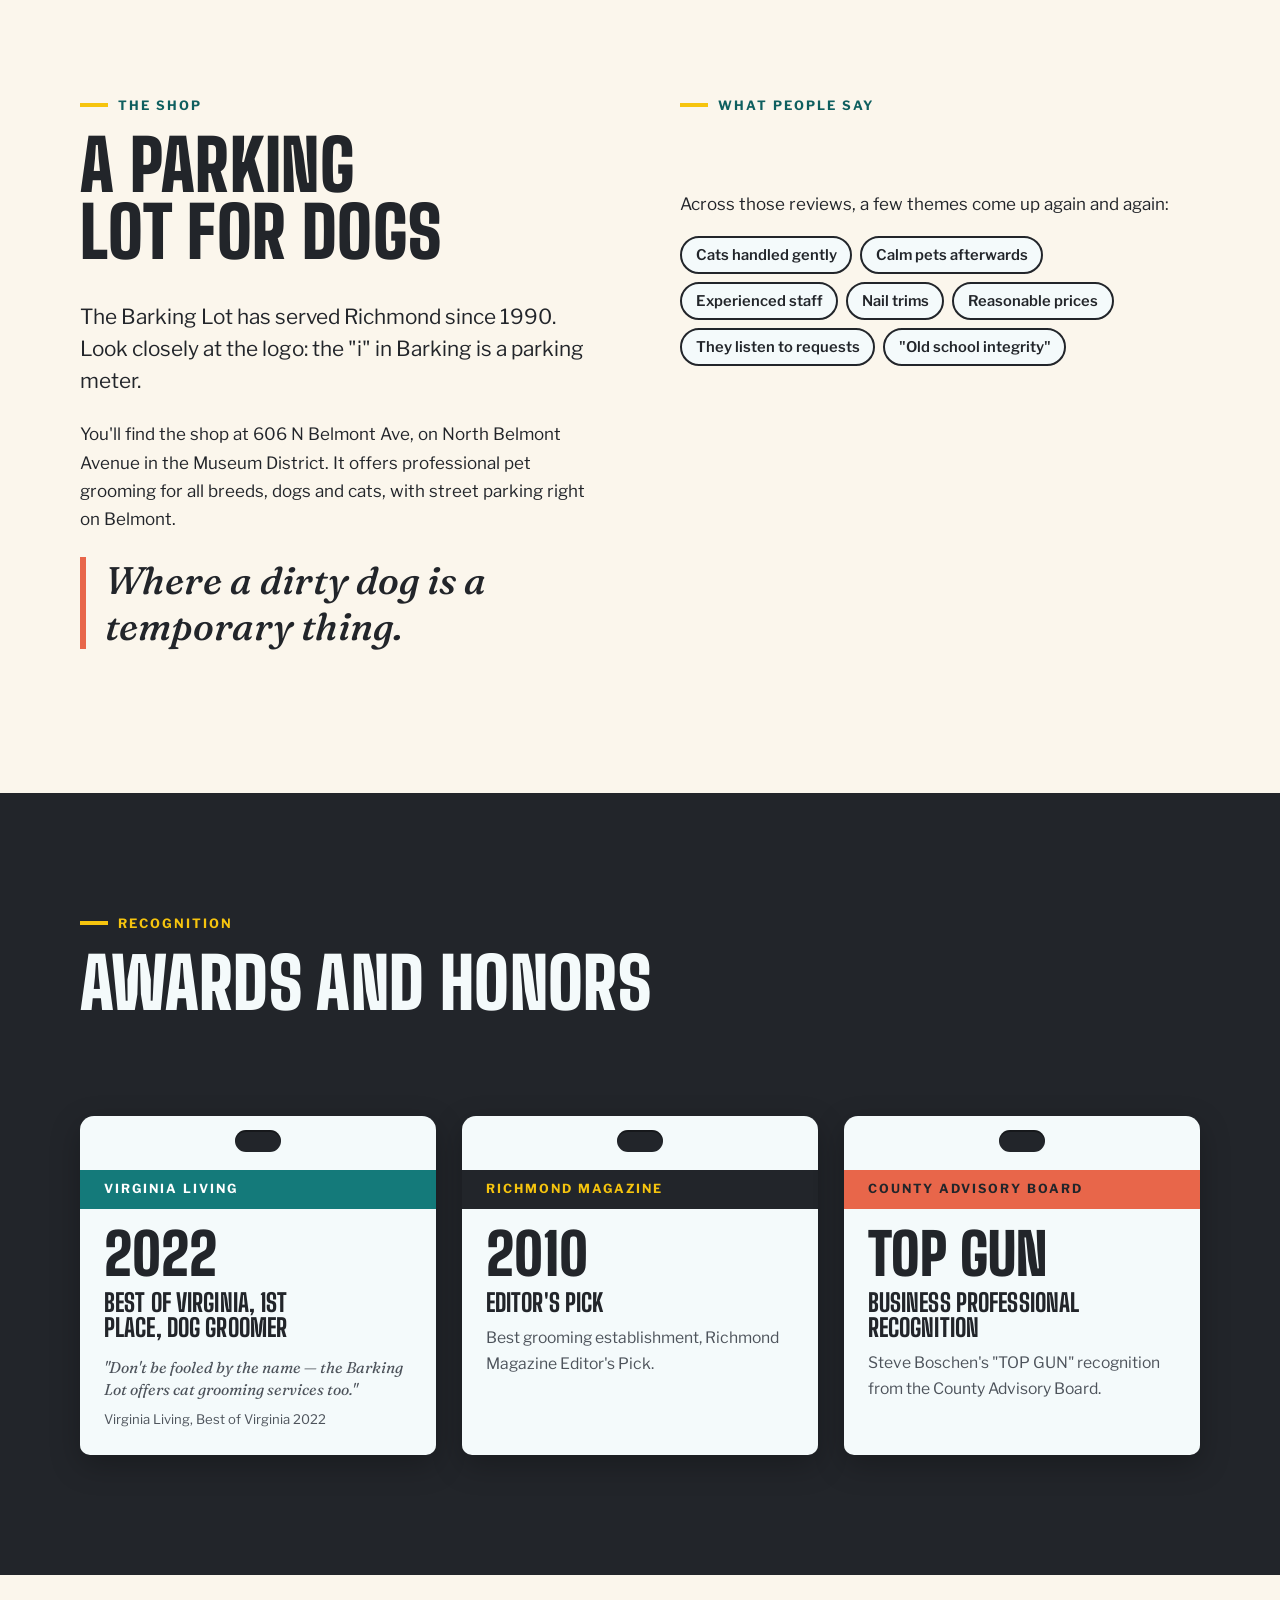
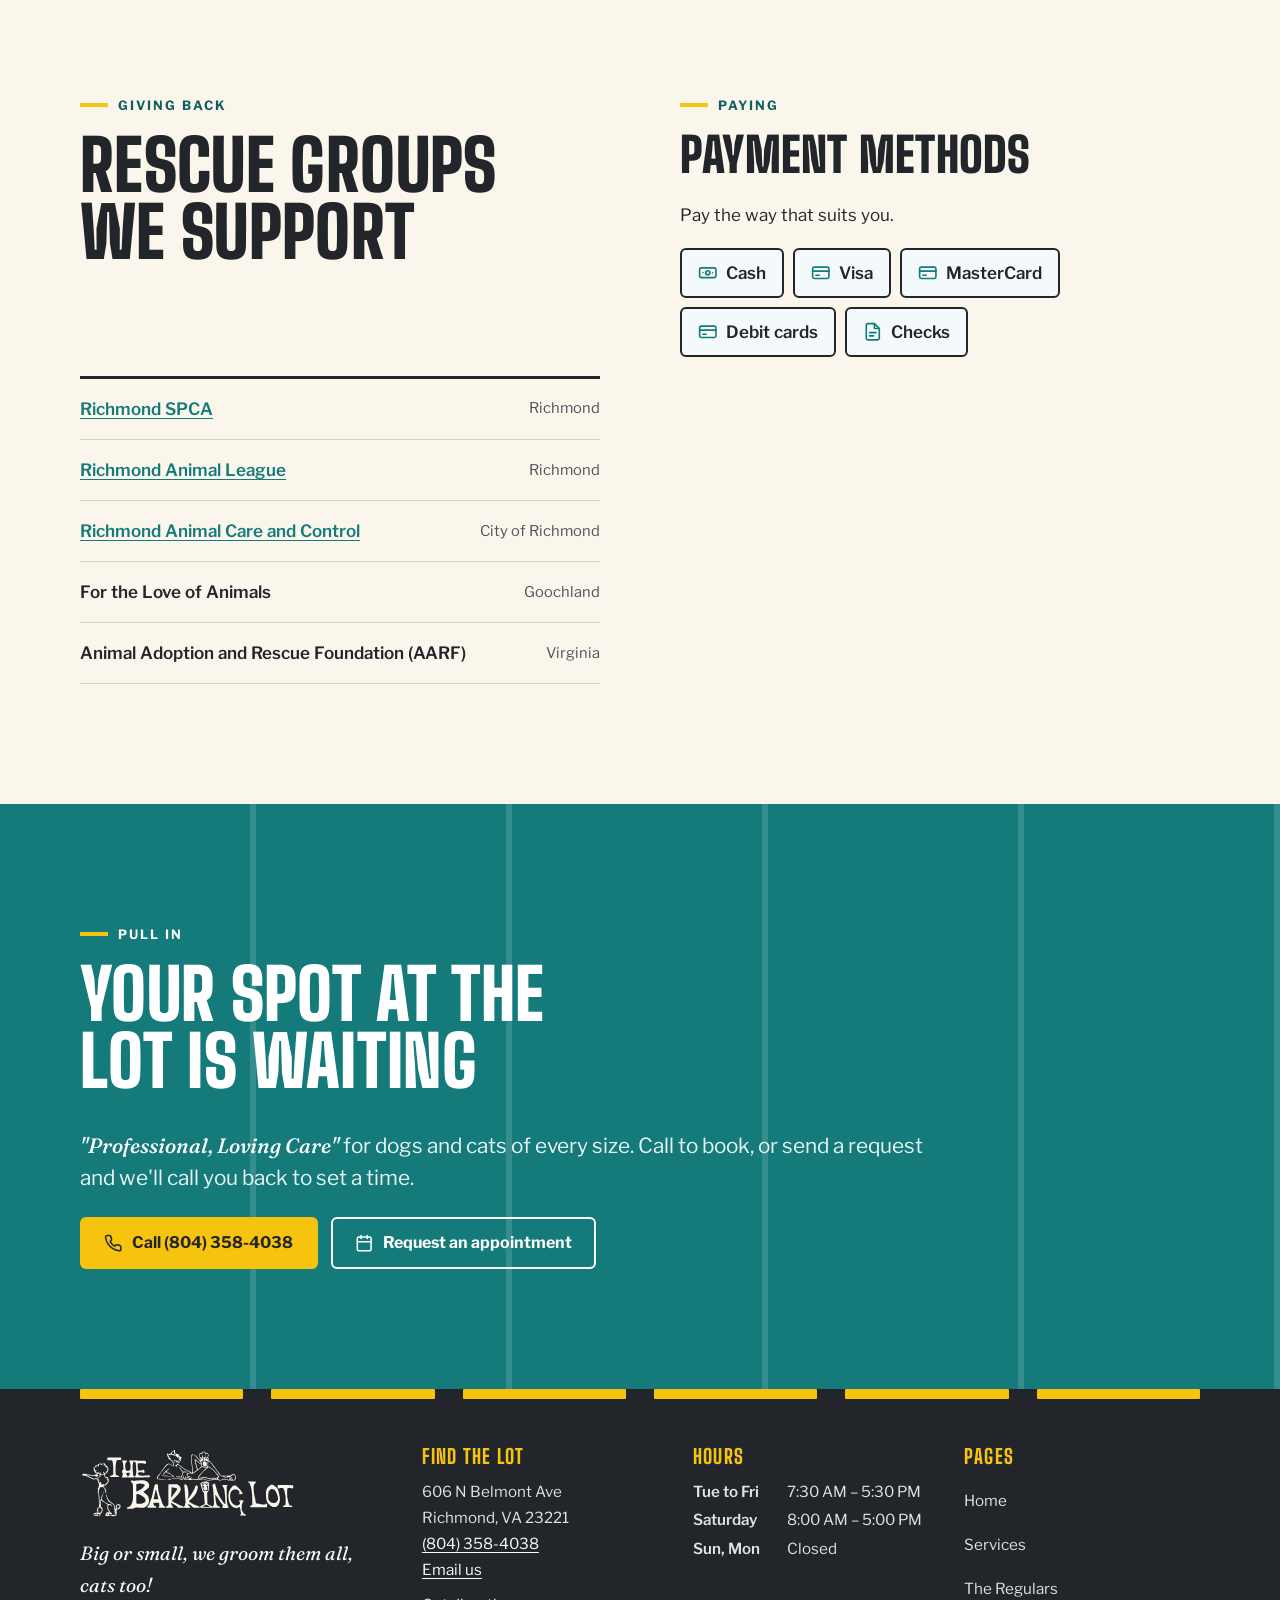
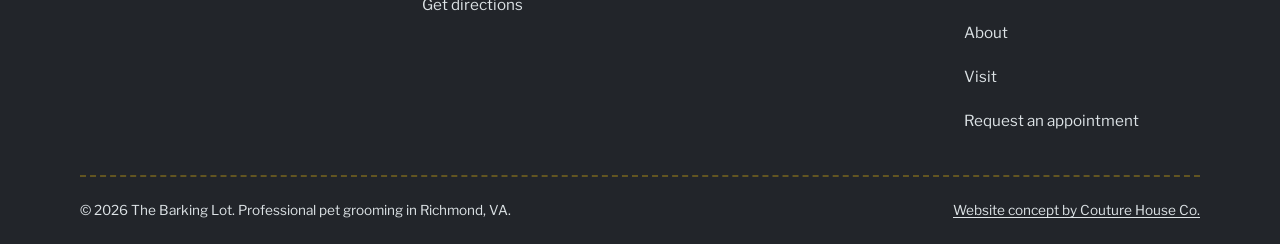
<file: about.html>
<!doctype html>
<html lang="en">
<head>
<meta charset="utf-8">
<meta name="viewport" content="width=device-width, initial-scale=1, viewport-fit=cover">
<title>Steve Boschen, Pet Groomer | The Barking Lot, Richmond, VA</title>
<meta name="description" content="Meet Steve Boschen, grooming pets in Richmond since 1972. The Barking Lot has served Richmond since 1990 and was named Best of Virginia 2022.">
<link rel="canonical" href="https://the-barking-lot-website.netlify.app/about.html">
<meta name="theme-color" content="#22252A">
<meta name="robots" content="index, follow, max-image-preview:large">
<meta property="og:type" content="website">
<meta property="og:site_name" content="The Barking Lot">
<meta property="og:title" content="Steve Boschen, Pet Groomer | The Barking Lot, Richmond, VA">
<meta property="og:description" content="Meet Steve Boschen, grooming pets in Richmond since 1972. The Barking Lot has served Richmond since 1990 and was named Best of Virginia 2022.">
<meta property="og:url" content="https://the-barking-lot-website.netlify.app/about.html">
<meta property="og:image" content="https://the-barking-lot-website.netlify.app/assets/img/share.jpg">
<meta property="og:image:width" content="1200">
<meta property="og:image:height" content="630">
<meta property="og:image:alt" content="The Barking Lot logo with the line Where a dirty dog is a temporary thing, beside portraits of a freshly groomed cream doodle and a white and tabby cat in numbered parking stalls.">
<meta property="og:locale" content="en_US">
<meta name="twitter:card" content="summary_large_image">
<meta name="twitter:title" content="Steve Boschen, Pet Groomer | The Barking Lot, Richmond, VA">
<meta name="twitter:description" content="Meet Steve Boschen, grooming pets in Richmond since 1972. The Barking Lot has served Richmond since 1990 and was named Best of Virginia 2022.">
<meta name="twitter:image" content="https://the-barking-lot-website.netlify.app/assets/img/share.jpg">
<meta name="geo.region" content="US-VA">
<meta name="geo.placename" content="Richmond">
<meta name="geo.position" content="37.561106;-77.475702">
<link rel="icon" href="assets/img/favicon.svg" type="image/svg+xml">
<link rel="icon" href="assets/img/favicon-32.png" sizes="32x32" type="image/png">
<link rel="apple-touch-icon" href="assets/img/apple-touch-icon.png">
<link rel="manifest" href="site.webmanifest">
<link rel="preload" href="assets/fonts/big-shoulders-display-latin-900-normal.woff2" as="font" type="font/woff2" crossorigin>
<link rel="preload" href="assets/fonts/libre-franklin-latin-400-normal.woff2" as="font" type="font/woff2" crossorigin>
<link rel="stylesheet" href="assets/css/fonts.css?v=20260930b">
<link rel="stylesheet" href="assets/css/site.css?v=20260930b">
<script>document.documentElement.classList.add('js')</script>
<script src="assets/js/site.js" defer></script>
<script type="application/ld+json">{
 "@context": "https://schema.org",
 "@graph": [
  {
   "@type": "LocalBusiness",
   "@id": "https://the-barking-lot-website.netlify.app/#business",
   "additionalType": "https://www.wikidata.org/wiki/Q1248784",
   "name": "The Barking Lot",
   "description": "Professional dog and cat grooming in Richmond, Virginia's Museum District. All breeds, dogs and cats. Grooming in Richmond since 1972; The Barking Lot since 1990.",
   "slogan": "Where a dirty dog is a temporary thing.",
   "url": "https://the-barking-lot-website.netlify.app/",
   "logo": "https://the-barking-lot-website.netlify.app/assets/img/logo.svg",
   "image": [
    "https://the-barking-lot-website.netlify.app/assets/img/share.jpg",
    "https://the-barking-lot-website.netlify.app/assets/img/cream-doodle-smile.webp"
   ],
   "telephone": "+1-804-358-4038",
   "email": "thebarkinglotinrichva@verizon.net",
   "address": {
    "@type": "PostalAddress",
    "streetAddress": "606 N Belmont Ave",
    "addressLocality": "Richmond",
    "addressRegion": "VA",
    "postalCode": "23221",
    "addressCountry": "US"
   },
   "geo": {
    "@type": "GeoCoordinates",
    "latitude": 37.561106,
    "longitude": -77.475702
   },
   "hasMap": "https://www.google.com/maps/dir/?api=1&destination=606+N+Belmont+Ave+Richmond+VA+23221",
   "openingHoursSpecification": [
    {
     "@type": "OpeningHoursSpecification",
     "dayOfWeek": [
      "Tuesday",
      "Wednesday",
      "Thursday",
      "Friday"
     ],
     "opens": "07:30",
     "closes": "17:30"
    },
    {
     "@type": "OpeningHoursSpecification",
     "dayOfWeek": "Saturday",
     "opens": "08:00",
     "closes": "17:00"
    }
   ],
   "areaServed": [
    {
     "@type": "City",
     "name": "Richmond",
     "containedInPlace": {
      "@type": "State",
      "name": "Virginia"
     }
    },
    {
     "@type": "Place",
     "name": "Museum District, Richmond, VA"
    }
   ],
   "paymentAccepted": "Cash, Visa, MasterCard, Debit cards, Checks",
   "currenciesAccepted": "USD",
   "foundingDate": "1990-03-01",
   "award": [
    "Virginia Living Best of Virginia 2022, 1st place, Dog Groomer",
    "Richmond Magazine Editor's Pick, best grooming establishment, 2010"
   ],
   "knowsAbout": [
    "Dog grooming",
    "Cat grooming"
   ]
  },
  {
   "@type": "BreadcrumbList",
   "itemListElement": [
    {
     "@type": "ListItem",
     "position": 1,
     "name": "Home",
     "item": "https://the-barking-lot-website.netlify.app/"
    },
    {
     "@type": "ListItem",
     "position": 2,
     "name": "About",
     "item": "https://the-barking-lot-website.netlify.app/about.html"
    }
   ]
  },
  {
   "@type": "AboutPage",
   "url": "https://the-barking-lot-website.netlify.app/about.html",
   "name": "About The Barking Lot",
   "about": {
    "@id": "https://the-barking-lot-website.netlify.app/#business"
   }
  },
  {
   "@type": "Person",
   "name": "Steve Boschen",
   "jobTitle": "Owner",
   "worksFor": {
    "@id": "https://the-barking-lot-website.netlify.app/#business"
   },
   "award": "County Advisory Board TOP GUN business professional recognition"
  }
 ]
}</script>
</head>
<body>
<a class="skip" href="#main">Skip to content</a>
<div class="progress" aria-hidden="true"></div>
<header class="site-header">
  <div class="wrap">
    <a class="brand" href="index.html" aria-label="The Barking Lot, home"><img src="assets/img/logo.svg" width="448" height="152" alt="The Barking Lot"></a>
    <nav class="nav" aria-label="Main"><ul><li><a href="services.html">Services</a></li><li><a href="regulars.html">The Regulars</a></li><li><a href="about.html" aria-current="page">About</a></li><li><a href="visit.html">Visit</a></li></ul></nav>
    <div class="header-actions">
      <a class="btn btn-primary header-cta" href="tel:+18043584038"><svg class="icon" viewBox="0 0 24 24" aria-hidden="true" focusable="false"><path d="M22 16.9v3a2 2 0 0 1-2.2 2 19.8 19.8 0 0 1-8.6-3.1 19.5 19.5 0 0 1-6-6A19.8 19.8 0 0 1 2.1 4.2 2 2 0 0 1 4.1 2h3a2 2 0 0 1 2 1.7c.1.9.4 1.8.7 2.7a2 2 0 0 1-.5 2.1L8 9.8a16 16 0 0 0 6 6l1.3-1.3a2 2 0 0 1 2.1-.4c.9.3 1.8.6 2.7.7a2 2 0 0 1 1.7 2z"/></svg>Call (804) 358-4038</a>
      <a class="icon-btn call-icon" href="tel:+18043584038" aria-label="Call The Barking Lot at (804) 358-4038"><svg class="icon" viewBox="0 0 24 24" aria-hidden="true" focusable="false"><path d="M22 16.9v3a2 2 0 0 1-2.2 2 19.8 19.8 0 0 1-8.6-3.1 19.5 19.5 0 0 1-6-6A19.8 19.8 0 0 1 2.1 4.2 2 2 0 0 1 4.1 2h3a2 2 0 0 1 2 1.7c.1.9.4 1.8.7 2.7a2 2 0 0 1-.5 2.1L8 9.8a16 16 0 0 0 6 6l1.3-1.3a2 2 0 0 1 2.1-.4c.9.3 1.8.6 2.7.7a2 2 0 0 1 1.7 2z"/></svg></a>
      <button class="icon-btn menu-btn" type="button" aria-expanded="false" aria-controls="mobile-menu" aria-label="Open menu"><span class="bars" aria-hidden="true"><span></span><span></span><span></span></span></button>
    </div>
  </div>
</header>
<div class="mobile-menu" id="mobile-menu" hidden>
    <nav aria-label="Mobile"><ul><li><a href="index.html">Home<span class="num">P01</span></a></li><li><a href="services.html">Services<span class="num">P02</span></a></li><li><a href="regulars.html">The Regulars<span class="num">P03</span></a></li><li><a href="about.html" aria-current="page">About<span class="num">P04</span></a></li><li><a href="visit.html">Visit<span class="num">P05</span></a></li></ul></nav>
    <div class="menu-foot">
      <a class="btn btn-yellow" href="tel:+18043584038"><svg class="icon" viewBox="0 0 24 24" aria-hidden="true" focusable="false"><path d="M22 16.9v3a2 2 0 0 1-2.2 2 19.8 19.8 0 0 1-8.6-3.1 19.5 19.5 0 0 1-6-6A19.8 19.8 0 0 1 2.1 4.2 2 2 0 0 1 4.1 2h3a2 2 0 0 1 2 1.7c.1.9.4 1.8.7 2.7a2 2 0 0 1-.5 2.1L8 9.8a16 16 0 0 0 6 6l1.3-1.3a2 2 0 0 1 2.1-.4c.9.3 1.8.6 2.7.7a2 2 0 0 1 1.7 2z"/></svg>Call (804) 358-4038</a>
      <a class="btn btn-ghost" style="color:#F4FAFB" href="visit.html#request"><svg class="icon" viewBox="0 0 24 24" aria-hidden="true" focusable="false"><rect x="3" y="4" width="18" height="18" rx="2"/><path d="M16 2v4M8 2v4M3 10h18"/></svg>Request an appointment</a>
      <p>606 N Belmont Ave, Richmond, VA 23221</p>
    </div>
</div>
<main id="main">
<section class="page-hero" aria-labelledby="page-title">
  <div class="wrap">
    <div class="p-sign" aria-hidden="true">P</div>
    <nav class="crumbs" aria-label="Breadcrumb"><ol><li><a href="index.html">Home</a></li><li><span aria-current="page">About</span></li></ol></nav>
    <p class="eyebrow">About the lot</p>
    <h1 id="page-title">Grooming Richmond <span class="serif">since 1972</span></h1>
    <p class="lede">A neighborhood groomer with old-school standards: Steve Boschen, his shop on North Belmont Avenue, and the pets that keep coming back.</p>
    
  </div>
</section>
<div class="hero-foot" aria-hidden="true"><div class="lines " aria-hidden="true"><span></span><span></span><span></span><span></span><span></span><span></span></div></div>
<section class="section" aria-labelledby="steve-title">
  <div class="wrap story">
    <figure class="story-photo reveal">
      <div class="ph"><img src="assets/img/steve-boschen-profile.webp" width="768" height="834" alt="Steve Boschen in profile at The Barking Lot" loading="lazy" decoding="async" class="top"></div>
      <figcaption>Steve Boschen, owner of The Barking Lot.</figcaption>
    </figure>
    <div>
      <p class="eyebrow">The owner</p>
      <h2 id="steve-title" class="reveal">Meet Steve Boschen</h2>
      <p class="lede reveal d1">Steve has been grooming pets in Richmond since 1972. That is more than five decades of baths, trims and nail clips for Richmond's dogs and cats.</p>
      <p class="reveal d1">He is also the photographer behind every portrait on this site. Steve photographs his regulars after their grooms, and those pictures became <a href="regulars.html">The Regulars</a> gallery.</p>
      <p class="reveal d2">The County Advisory Board recognized Steve as a "TOP GUN" business professional.</p>
    </div>
  </div>
</section>
<div class="lines on-cream" aria-hidden="true"><span></span><span></span><span></span><span></span><span></span><span></span></div>
<section class="section" aria-labelledby="shop-title">
  <div class="wrap two">
    <div>
      <p class="eyebrow">The shop</p>
      <h2 id="shop-title" class="reveal">A parking lot for dogs</h2>
      <p class="lede reveal d1">The Barking Lot has served Richmond since 1990. Look closely at the logo: the "i" in Barking is a parking meter.</p>
      <p class="reveal d1">You'll find the shop at 606 N Belmont Ave, on North Belmont Avenue in the Museum District. It offers professional pet grooming for all breeds, dogs and cats, with street parking right on Belmont.</p>
      <p class="pull reveal d2">Where a dirty dog is a temporary thing.</p>
    </div>
    <div>
      <p class="eyebrow">What people say</p>
      <h3 class="reveal" style="font-size:clamp(1.8rem,5vw,2.4rem)">4.5 stars from 141 Google reviews</h3>
      <p class="reveal d1">Across those reviews, a few themes come up again and again:</p>
      <ul class="chips reveal d1" aria-label="Common review themes">
        <li>Cats handled gently</li><li>Calm pets afterwards</li><li>Experienced staff</li><li>Nail trims</li><li>Reasonable prices</li><li>They listen to requests</li><li>"Old school integrity"</li>
      </ul>
    </div>
  </div>
</section>
<section class="section dark" aria-labelledby="awards-title">
  <div class="wrap">
    <div class="head"><p class="eyebrow">Recognition</p><h2 id="awards-title" class="reveal">Awards and honors</h2></div>
    <ul class="permits">
      <li class="permit reveal"><span class="band">Virginia Living</span><span class="yr">2022</span><h3>Best of Virginia, 1st place, Dog Groomer</h3>
        <blockquote><p>"Don't be fooled by the name — the Barking Lot offers cat grooming services too."</p><cite>Virginia Living, Best of Virginia 2022</cite></blockquote></li>
      <li class="permit reveal d1"><span class="band">Richmond Magazine</span><span class="yr">2010</span><h3>Editor's Pick</h3><p>Best grooming establishment, Richmond Magazine Editor's Pick.</p></li>
      <li class="permit reveal d2"><span class="band">County Advisory Board</span><span class="yr">Top Gun</span><h3>Business professional recognition</h3><p>Steve Boschen's "TOP GUN" recognition from the County Advisory Board.</p></li>
    </ul>
  </div>
</section>
<section class="section" aria-labelledby="rescue-title">
  <div class="wrap two">
    <div>
      <p class="eyebrow">Giving back</p>
      <h2 id="rescue-title" class="reveal">Rescue groups we support</h2>
      <p class="reveal d1">The Barking Lot supports animal rescue in and around Richmond, including these organizations.</p>
      <ul class="rescue">
        <li><a href="https://richmondspca.org/" rel="noopener">Richmond SPCA</a><span>Richmond</span></li>
        <li><a href="https://ral.org/" rel="noopener">Richmond Animal League</a><span>Richmond</span></li>
        <li><a href="https://www.rva.gov/animal-care-control" rel="noopener">Richmond Animal Care and Control</a><span>City of Richmond</span></li>
        <li>For the Love of Animals<span>Goochland</span></li>
        <li>Animal Adoption and Rescue Foundation (AARF)<span>Virginia</span></li>
      </ul>
    </div>
    <div>
      <p class="eyebrow">Paying</p>
      <h2 class="reveal" style="font-size:clamp(2rem,6vw,3rem)">Payment methods</h2>
      <p class="reveal d1">Pay the way that suits you.</p>
      <ul class="pay">
        <li><svg class="icon" viewBox="0 0 24 24" aria-hidden="true" focusable="false"><rect x="2" y="6" width="20" height="12" rx="2"/><circle cx="12" cy="12" r="2.5"/><path d="M6 12h.01M18 12h.01"/></svg>Cash</li><li><svg class="icon" viewBox="0 0 24 24" aria-hidden="true" focusable="false"><rect x="2" y="5" width="20" height="14" rx="2"/><path d="M2 10h20M6 15h4"/></svg>Visa</li><li><svg class="icon" viewBox="0 0 24 24" aria-hidden="true" focusable="false"><rect x="2" y="5" width="20" height="14" rx="2"/><path d="M2 10h20M6 15h4"/></svg>MasterCard</li><li><svg class="icon" viewBox="0 0 24 24" aria-hidden="true" focusable="false"><rect x="2" y="5" width="20" height="14" rx="2"/><path d="M2 10h20M6 15h4"/></svg>Debit cards</li><li><svg class="icon" viewBox="0 0 24 24" aria-hidden="true" focusable="false"><path d="M14 2H6a2 2 0 0 0-2 2v16a2 2 0 0 0 2 2h12a2 2 0 0 0 2-2V8z"/><path d="M14 2v6h6M8 13h8M8 17h5"/></svg>Checks</li>
      </ul>
    </div>
  </div>
</section>
<section class="cta section" aria-labelledby="cta-title">
  <div class="wrap">
    <p class="eyebrow" style="color:#fff">Pull in</p>
    <h2 id="cta-title" class="reveal">Your spot at the lot is waiting</h2>
    <p class="lede"><span class="serif">"Professional, Loving Care"</span> for dogs and cats of every size. Call to book, or send a request and we'll call you back to set a time.</p>
    <div class="btn-row">
      <a class="btn btn-yellow" href="tel:+18043584038"><svg class="icon" viewBox="0 0 24 24" aria-hidden="true" focusable="false"><path d="M22 16.9v3a2 2 0 0 1-2.2 2 19.8 19.8 0 0 1-8.6-3.1 19.5 19.5 0 0 1-6-6A19.8 19.8 0 0 1 2.1 4.2 2 2 0 0 1 4.1 2h3a2 2 0 0 1 2 1.7c.1.9.4 1.8.7 2.7a2 2 0 0 1-.5 2.1L8 9.8a16 16 0 0 0 6 6l1.3-1.3a2 2 0 0 1 2.1-.4c.9.3 1.8.6 2.7.7a2 2 0 0 1 1.7 2z"/></svg>Call (804) 358-4038</a>
      <a class="btn btn-ghost" href="visit.html#request"><svg class="icon" viewBox="0 0 24 24" aria-hidden="true" focusable="false"><rect x="3" y="4" width="18" height="18" rx="2"/><path d="M16 2v4M8 2v4M3 10h18"/></svg>Request an appointment</a>
    </div>
  </div>
</section>
</main>
<footer class="site-footer dark">
  <div class="lines " aria-hidden="true"><span></span><span></span><span></span><span></span><span></span><span></span></div>
  <div class="wrap">
    <div class="footer-grid">
      <div>
        <img class="flogo" src="assets/img/logo-light.svg" width="448" height="152" alt="The Barking Lot" loading="lazy" decoding="async">
        <p class="slogan">Big or small, we groom them all, cats too!</p>
      </div>
      <div>
        <h2>Find the lot</h2>
        <address>606 N Belmont Ave<br>Richmond, VA 23221<br><a href="tel:+18043584038">(804) 358-4038</a><br><a href="mailto:thebarkinglotinrichva@verizon.net">Email us</a></address>
        <ul><li><a href="https://www.google.com/maps/dir/?api=1&amp;destination=606+N+Belmont+Ave+Richmond+VA+23221" rel="noopener" target="_blank">Get directions<span class="visually-hidden"> (opens Google Maps in a new tab)</span></a></li></ul>
      </div>
      <div>
        <h2>Hours</h2>
        <dl class="fhours"><dt>Tue to Fri</dt><dd>7:30 AM – 5:30 PM</dd><dt>Saturday</dt><dd>8:00 AM – 5:00 PM</dd><dt>Sun, Mon</dt><dd>Closed</dd></dl>
      </div>
      <div>
        <h2>Pages</h2>
        <ul><li><a href="index.html">Home</a></li><li><a href="services.html">Services</a></li><li><a href="regulars.html">The Regulars</a></li><li><a href="about.html">About</a></li><li><a href="visit.html">Visit</a></li><li><a href="visit.html#request">Request an appointment</a></li></ul>
      </div>
    </div>
    <div class="footer-base">
      <p>&copy; <span data-year>2026</span> The Barking Lot. Professional pet grooming in Richmond, VA.</p>
      <p><a href="https://couturehouse.co" rel="noopener">Website concept by Couture House Co.</a></p>
    </div>
  </div>
</footer>
<nav class="action-bar" aria-label="Quick actions">
  <a href="tel:+18043584038"><svg class="icon" viewBox="0 0 24 24" aria-hidden="true" focusable="false"><path d="M22 16.9v3a2 2 0 0 1-2.2 2 19.8 19.8 0 0 1-8.6-3.1 19.5 19.5 0 0 1-6-6A19.8 19.8 0 0 1 2.1 4.2 2 2 0 0 1 4.1 2h3a2 2 0 0 1 2 1.7c.1.9.4 1.8.7 2.7a2 2 0 0 1-.5 2.1L8 9.8a16 16 0 0 0 6 6l1.3-1.3a2 2 0 0 1 2.1-.4c.9.3 1.8.6 2.7.7a2 2 0 0 1 1.7 2z"/></svg>Call</a>
  <a href="https://www.google.com/maps/dir/?api=1&amp;destination=606+N+Belmont+Ave+Richmond+VA+23221" rel="noopener" target="_blank"><svg class="icon" viewBox="0 0 24 24" aria-hidden="true" focusable="false"><path d="M20 10c0 6-8 12-8 12s-8-6-8-12a8 8 0 0 1 16 0z"/><circle cx="12" cy="10" r="3"/></svg>Directions<span class="visually-hidden"> (opens Google Maps)</span></a>
  <a href="visit.html#request"><svg class="icon" viewBox="0 0 24 24" aria-hidden="true" focusable="false"><rect x="3" y="4" width="18" height="18" rx="2"/><path d="M16 2v4M8 2v4M3 10h18"/></svg>Request</a>
</nav>
</body>
</html>
</file>
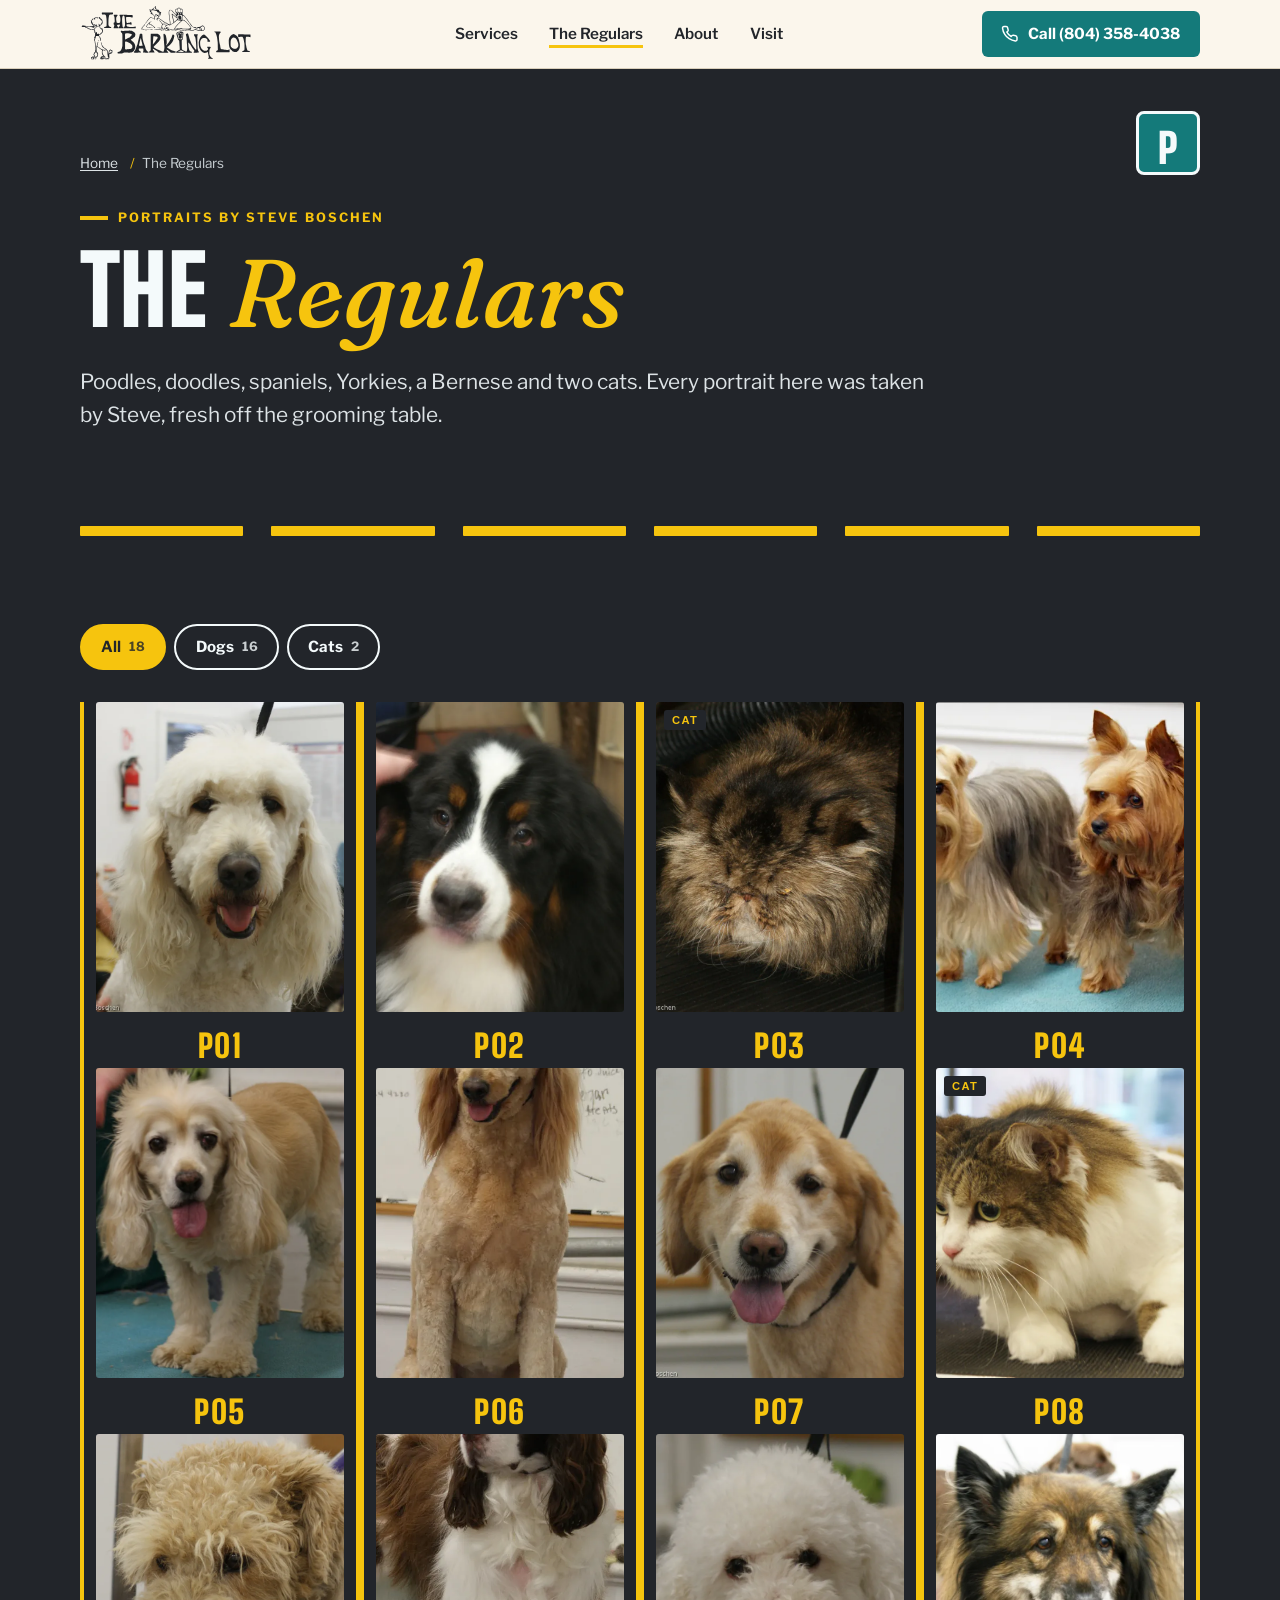
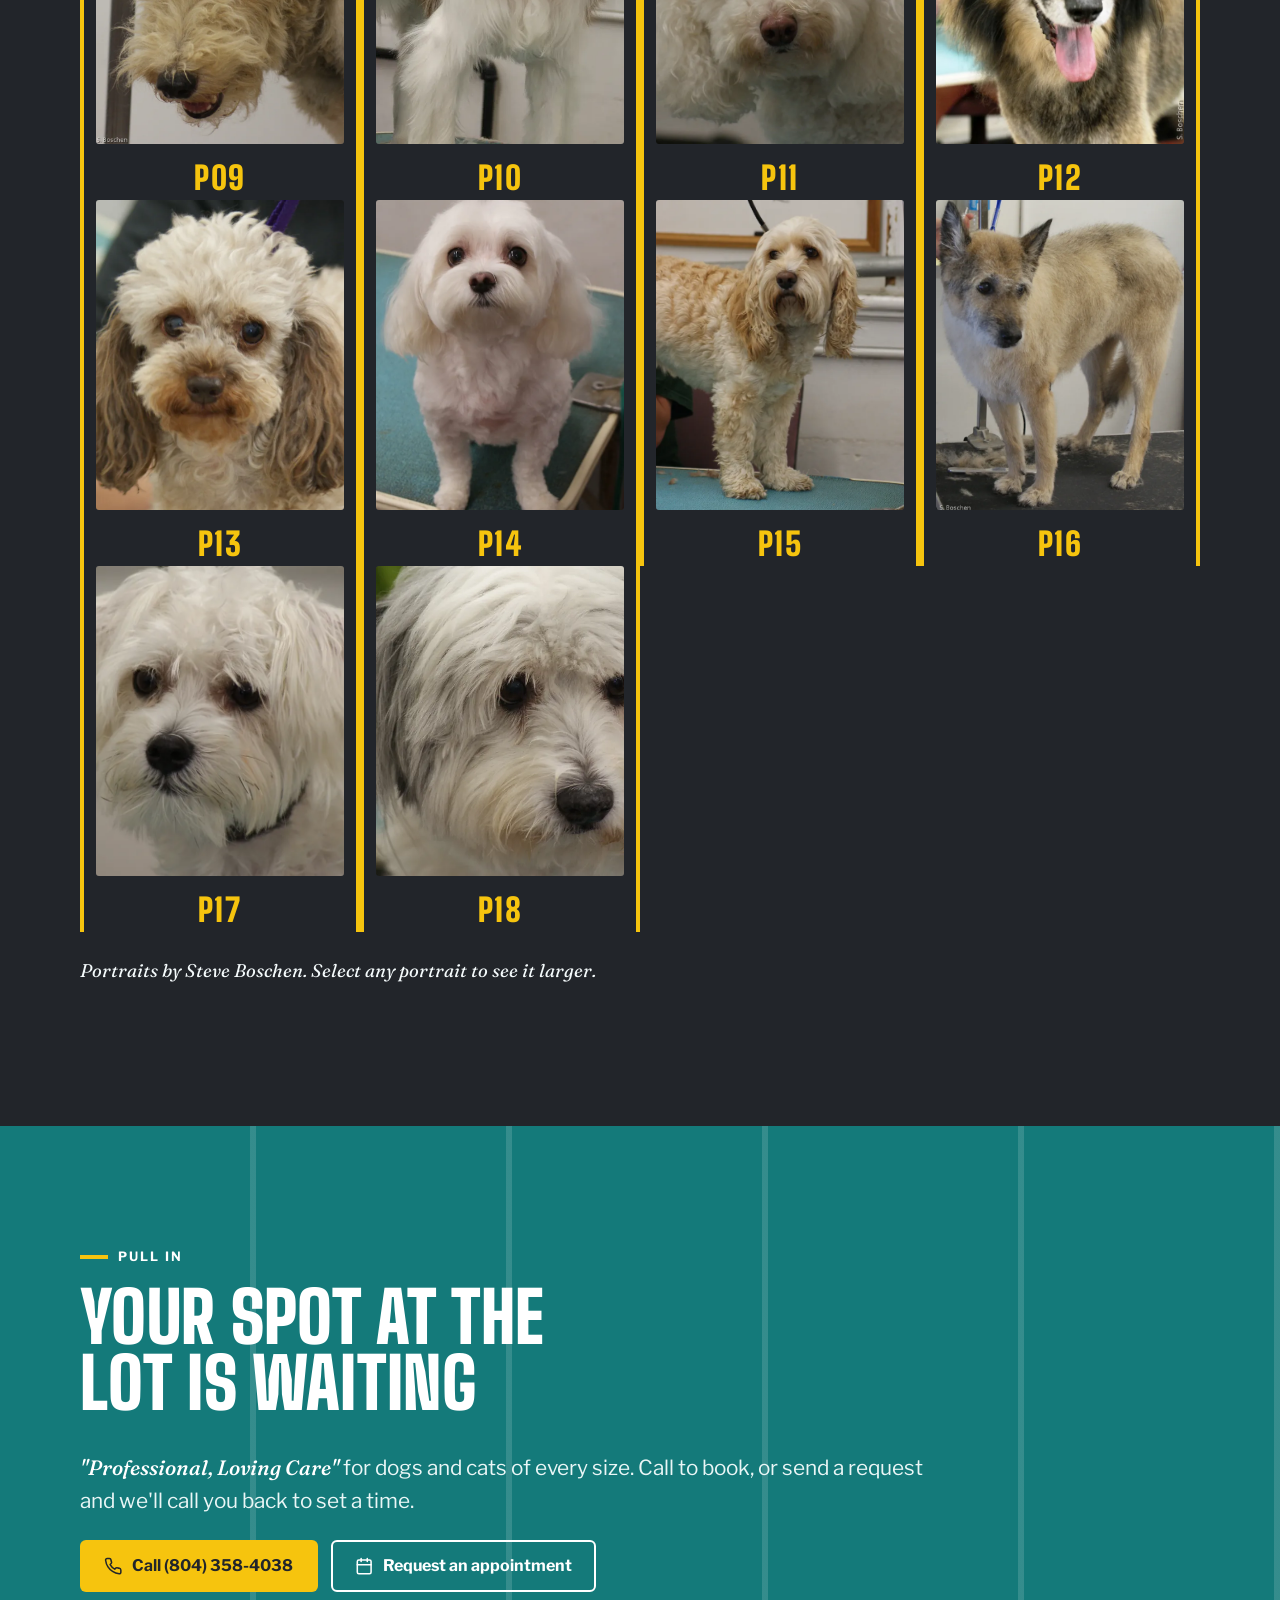
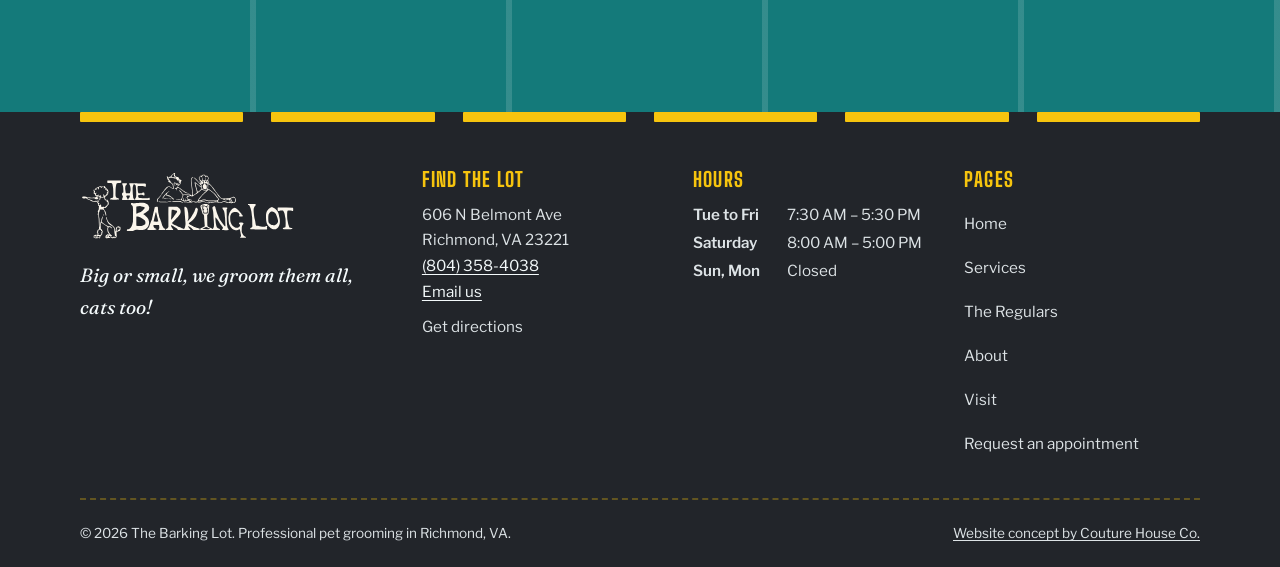
<file: regulars.html>
<!doctype html>
<html lang="en">
<head>
<meta charset="utf-8">
<meta name="viewport" content="width=device-width, initial-scale=1, viewport-fit=cover">
<title>The Regulars | The Barking Lot Pet Grooming, Richmond, VA</title>
<meta name="description" content="Portraits of The Barking Lot’s regulars, dogs and cats photographed after their grooms by owner Steve Boschen in Richmond, VA.">
<link rel="canonical" href="https://the-barking-lot-website.netlify.app/regulars.html">
<meta name="theme-color" content="#22252A">
<meta name="robots" content="index, follow, max-image-preview:large">
<meta property="og:type" content="website">
<meta property="og:site_name" content="The Barking Lot">
<meta property="og:title" content="The Regulars | The Barking Lot Pet Grooming, Richmond, VA">
<meta property="og:description" content="Portraits of The Barking Lot’s regulars, dogs and cats photographed after their grooms by owner Steve Boschen in Richmond, VA.">
<meta property="og:url" content="https://the-barking-lot-website.netlify.app/regulars.html">
<meta property="og:image" content="https://the-barking-lot-website.netlify.app/assets/img/share.jpg">
<meta property="og:image:width" content="1200">
<meta property="og:image:height" content="630">
<meta property="og:image:alt" content="The Barking Lot logo with the line Where a dirty dog is a temporary thing, beside portraits of a freshly groomed cream doodle and a white and tabby cat in numbered parking stalls.">
<meta property="og:locale" content="en_US">
<meta name="twitter:card" content="summary_large_image">
<meta name="twitter:title" content="The Regulars | The Barking Lot Pet Grooming, Richmond, VA">
<meta name="twitter:description" content="Portraits of The Barking Lot’s regulars, dogs and cats photographed after their grooms by owner Steve Boschen in Richmond, VA.">
<meta name="twitter:image" content="https://the-barking-lot-website.netlify.app/assets/img/share.jpg">
<meta name="geo.region" content="US-VA">
<meta name="geo.placename" content="Richmond">
<meta name="geo.position" content="37.561106;-77.475702">
<link rel="icon" href="assets/img/favicon.svg" type="image/svg+xml">
<link rel="icon" href="assets/img/favicon-32.png" sizes="32x32" type="image/png">
<link rel="apple-touch-icon" href="assets/img/apple-touch-icon.png">
<link rel="manifest" href="site.webmanifest">
<link rel="preload" href="assets/fonts/big-shoulders-display-latin-900-normal.woff2" as="font" type="font/woff2" crossorigin>
<link rel="preload" href="assets/fonts/libre-franklin-latin-400-normal.woff2" as="font" type="font/woff2" crossorigin>
<link rel="stylesheet" href="assets/css/fonts.css?v=20260930b">
<link rel="stylesheet" href="assets/css/site.css?v=20260930b">
<script>document.documentElement.classList.add('js')</script>
<script src="assets/js/site.js" defer></script>
<script type="application/ld+json">{
 "@context": "https://schema.org",
 "@graph": [
  {
   "@type": "LocalBusiness",
   "@id": "https://the-barking-lot-website.netlify.app/#business",
   "additionalType": "https://www.wikidata.org/wiki/Q1248784",
   "name": "The Barking Lot",
   "description": "Professional dog and cat grooming in Richmond, Virginia's Museum District. All breeds, dogs and cats. Grooming in Richmond since 1972; The Barking Lot since 1990.",
   "slogan": "Where a dirty dog is a temporary thing.",
   "url": "https://the-barking-lot-website.netlify.app/",
   "logo": "https://the-barking-lot-website.netlify.app/assets/img/logo.svg",
   "image": [
    "https://the-barking-lot-website.netlify.app/assets/img/share.jpg",
    "https://the-barking-lot-website.netlify.app/assets/img/cream-doodle-smile.webp"
   ],
   "telephone": "+1-804-358-4038",
   "email": "thebarkinglotinrichva@verizon.net",
   "address": {
    "@type": "PostalAddress",
    "streetAddress": "606 N Belmont Ave",
    "addressLocality": "Richmond",
    "addressRegion": "VA",
    "postalCode": "23221",
    "addressCountry": "US"
   },
   "geo": {
    "@type": "GeoCoordinates",
    "latitude": 37.561106,
    "longitude": -77.475702
   },
   "hasMap": "https://www.google.com/maps/dir/?api=1&destination=606+N+Belmont+Ave+Richmond+VA+23221",
   "openingHoursSpecification": [
    {
     "@type": "OpeningHoursSpecification",
     "dayOfWeek": [
      "Tuesday",
      "Wednesday",
      "Thursday",
      "Friday"
     ],
     "opens": "07:30",
     "closes": "17:30"
    },
    {
     "@type": "OpeningHoursSpecification",
     "dayOfWeek": "Saturday",
     "opens": "08:00",
     "closes": "17:00"
    }
   ],
   "areaServed": [
    {
     "@type": "City",
     "name": "Richmond",
     "containedInPlace": {
      "@type": "State",
      "name": "Virginia"
     }
    },
    {
     "@type": "Place",
     "name": "Museum District, Richmond, VA"
    }
   ],
   "paymentAccepted": "Cash, Visa, MasterCard, Debit cards, Checks",
   "currenciesAccepted": "USD",
   "foundingDate": "1990-03-01",
   "award": [
    "Virginia Living Best of Virginia 2022, 1st place, Dog Groomer",
    "Richmond Magazine Editor's Pick, best grooming establishment, 2010"
   ],
   "knowsAbout": [
    "Dog grooming",
    "Cat grooming"
   ]
  },
  {
   "@type": "BreadcrumbList",
   "itemListElement": [
    {
     "@type": "ListItem",
     "position": 1,
     "name": "Home",
     "item": "https://the-barking-lot-website.netlify.app/"
    },
    {
     "@type": "ListItem",
     "position": 2,
     "name": "The Regulars",
     "item": "https://the-barking-lot-website.netlify.app/regulars.html"
    }
   ]
  },
  {
   "@type": "ImageGallery",
   "name": "The Regulars",
   "description": "Portraits of The Barking Lot's regular dogs and cats, by Steve Boschen.",
   "url": "https://the-barking-lot-website.netlify.app/regulars.html",
   "image": [
    {
     "@type": "ImageObject",
     "contentUrl": "https://the-barking-lot-website.netlify.app/assets/img/cream-doodle-smile.webp",
     "description": "A cream doodle with a big open-mouthed smile after a groom",
     "creator": {
      "@type": "Person",
      "name": "Steve Boschen"
     }
    },
    {
     "@type": "ImageObject",
     "contentUrl": "https://the-barking-lot-website.netlify.app/assets/img/bernese-portrait.webp",
     "description": "A Bernese Mountain Dog with a glossy black, white and rust coat",
     "creator": {
      "@type": "Person",
      "name": "Steve Boschen"
     }
    },
    {
     "@type": "ImageObject",
     "contentUrl": "https://the-barking-lot-website.netlify.app/assets/img/longhair-tabby-cat.webp",
     "description": "A long-haired tabby cat looking up at the camera",
     "creator": {
      "@type": "Person",
      "name": "Steve Boschen"
     }
    },
    {
     "@type": "ImageObject",
     "contentUrl": "https://the-barking-lot-website.netlify.app/assets/img/yorkie-pair.webp",
     "description": "Two Yorkshire Terriers standing side by side on the grooming table",
     "creator": {
      "@type": "Person",
      "name": "Steve Boschen"
     }
    },
    {
     "@type": "ImageObject",
     "contentUrl": "https://the-barking-lot-website.netlify.app/assets/img/cocker-spaniel-on-table.webp",
     "description": "A blonde Cocker Spaniel with feathered ears standing on the table",
     "creator": {
      "@type": "Person",
      "name": "Steve Boschen"
     }
    },
    {
     "@type": "ImageObject",
     "contentUrl": "https://the-barking-lot-website.netlify.app/assets/img/apricot-poodle-sitting.webp",
     "description": "An apricot Poodle sitting tall in a fresh trim",
     "creator": {
      "@type": "Person",
      "name": "Steve Boschen"
     }
    },
    {
     "@type": "ImageObject",
     "contentUrl": "https://the-barking-lot-website.netlify.app/assets/img/golden-mix-smile.webp",
     "description": "A golden-coated dog smiling with its tongue out",
     "creator": {
      "@type": "Person",
      "name": "Steve Boschen"
     }
    },
    {
     "@type": "ImageObject",
     "contentUrl": "https://the-barking-lot-website.netlify.app/assets/img/cat-after-trim.webp",
     "description": "A white and tabby cat crouched on the table after a trim",
     "creator": {
      "@type": "Person",
      "name": "Steve Boschen"
     }
    },
    {
     "@type": "ImageObject",
     "contentUrl": "https://the-barking-lot-website.netlify.app/assets/img/wheaten-doodle-closeup.webp",
     "description": "Close-up of a shaggy wheaten-colored doodle",
     "creator": {
      "@type": "Person",
      "name": "Steve Boschen"
     }
    },
    {
     "@type": "ImageObject",
     "contentUrl": "https://the-barking-lot-website.netlify.app/assets/img/springer-spaniel-standing.webp",
     "description": "A liver and white Springer Spaniel standing on the table",
     "creator": {
      "@type": "Person",
      "name": "Steve Boschen"
     }
    },
    {
     "@type": "ImageObject",
     "contentUrl": "https://the-barking-lot-website.netlify.app/assets/img/white-fluffy-closeup.webp",
     "description": "Close-up of a fluffy white dog with dark eyes",
     "creator": {
      "@type": "Person",
      "name": "Steve Boschen"
     }
    },
    {
     "@type": "ImageObject",
     "contentUrl": "https://the-barking-lot-website.netlify.app/assets/img/shepherd-mix-grin.webp",
     "description": "A sable shepherd mix grinning with its tongue out",
     "creator": {
      "@type": "Person",
      "name": "Steve Boschen"
     }
    },
    {
     "@type": "ImageObject",
     "contentUrl": "https://the-barking-lot-website.netlify.app/assets/img/curly-eared-poodle-mix.webp",
     "description": "A curly-coated poodle mix with long brown ears",
     "creator": {
      "@type": "Person",
      "name": "Steve Boschen"
     }
    },
    {
     "@type": "ImageObject",
     "contentUrl": "https://the-barking-lot-website.netlify.app/assets/img/white-pup-on-table.webp",
     "description": "A small white fluffy dog sitting on the grooming table",
     "creator": {
      "@type": "Person",
      "name": "Steve Boschen"
     }
    },
    {
     "@type": "ImageObject",
     "contentUrl": "https://the-barking-lot-website.netlify.app/assets/img/apricot-curly-pup-on-table.webp",
     "description": "A small apricot curly-coated dog standing on the table",
     "creator": {
      "@type": "Person",
      "name": "Steve Boschen"
     }
    },
    {
     "@type": "ImageObject",
     "contentUrl": "https://the-barking-lot-website.netlify.app/assets/img/terrier-mix-trim.webp",
     "description": "A wiry terrier mix standing in a short, tidy trim",
     "creator": {
      "@type": "Person",
      "name": "Steve Boschen"
     }
    },
    {
     "@type": "ImageObject",
     "contentUrl": "https://the-barking-lot-website.netlify.app/assets/img/white-terrier-closeup.webp",
     "description": "Close-up of a white terrier with a soft, freshly brushed face",
     "creator": {
      "@type": "Person",
      "name": "Steve Boschen"
     }
    },
    {
     "@type": "ImageObject",
     "contentUrl": "https://the-barking-lot-website.netlify.app/assets/img/shaggy-grey-closeup.webp",
     "description": "Close-up of a shaggy grey and white dog",
     "creator": {
      "@type": "Person",
      "name": "Steve Boschen"
     }
    }
   ]
  }
 ]
}</script>
</head>
<body>
<a class="skip" href="#main">Skip to content</a>
<div class="progress" aria-hidden="true"></div>
<header class="site-header">
  <div class="wrap">
    <a class="brand" href="index.html" aria-label="The Barking Lot, home"><img src="assets/img/logo.svg" width="448" height="152" alt="The Barking Lot"></a>
    <nav class="nav" aria-label="Main"><ul><li><a href="services.html">Services</a></li><li><a href="regulars.html" aria-current="page">The Regulars</a></li><li><a href="about.html">About</a></li><li><a href="visit.html">Visit</a></li></ul></nav>
    <div class="header-actions">
      <a class="btn btn-primary header-cta" href="tel:+18043584038"><svg class="icon" viewBox="0 0 24 24" aria-hidden="true" focusable="false"><path d="M22 16.9v3a2 2 0 0 1-2.2 2 19.8 19.8 0 0 1-8.6-3.1 19.5 19.5 0 0 1-6-6A19.8 19.8 0 0 1 2.1 4.2 2 2 0 0 1 4.1 2h3a2 2 0 0 1 2 1.7c.1.9.4 1.8.7 2.7a2 2 0 0 1-.5 2.1L8 9.8a16 16 0 0 0 6 6l1.3-1.3a2 2 0 0 1 2.1-.4c.9.3 1.8.6 2.7.7a2 2 0 0 1 1.7 2z"/></svg>Call (804) 358-4038</a>
      <a class="icon-btn call-icon" href="tel:+18043584038" aria-label="Call The Barking Lot at (804) 358-4038"><svg class="icon" viewBox="0 0 24 24" aria-hidden="true" focusable="false"><path d="M22 16.9v3a2 2 0 0 1-2.2 2 19.8 19.8 0 0 1-8.6-3.1 19.5 19.5 0 0 1-6-6A19.8 19.8 0 0 1 2.1 4.2 2 2 0 0 1 4.1 2h3a2 2 0 0 1 2 1.7c.1.9.4 1.8.7 2.7a2 2 0 0 1-.5 2.1L8 9.8a16 16 0 0 0 6 6l1.3-1.3a2 2 0 0 1 2.1-.4c.9.3 1.8.6 2.7.7a2 2 0 0 1 1.7 2z"/></svg></a>
      <button class="icon-btn menu-btn" type="button" aria-expanded="false" aria-controls="mobile-menu" aria-label="Open menu"><span class="bars" aria-hidden="true"><span></span><span></span><span></span></span></button>
    </div>
  </div>
</header>
<div class="mobile-menu" id="mobile-menu" hidden>
    <nav aria-label="Mobile"><ul><li><a href="index.html">Home<span class="num">P01</span></a></li><li><a href="services.html">Services<span class="num">P02</span></a></li><li><a href="regulars.html" aria-current="page">The Regulars<span class="num">P03</span></a></li><li><a href="about.html">About<span class="num">P04</span></a></li><li><a href="visit.html">Visit<span class="num">P05</span></a></li></ul></nav>
    <div class="menu-foot">
      <a class="btn btn-yellow" href="tel:+18043584038"><svg class="icon" viewBox="0 0 24 24" aria-hidden="true" focusable="false"><path d="M22 16.9v3a2 2 0 0 1-2.2 2 19.8 19.8 0 0 1-8.6-3.1 19.5 19.5 0 0 1-6-6A19.8 19.8 0 0 1 2.1 4.2 2 2 0 0 1 4.1 2h3a2 2 0 0 1 2 1.7c.1.9.4 1.8.7 2.7a2 2 0 0 1-.5 2.1L8 9.8a16 16 0 0 0 6 6l1.3-1.3a2 2 0 0 1 2.1-.4c.9.3 1.8.6 2.7.7a2 2 0 0 1 1.7 2z"/></svg>Call (804) 358-4038</a>
      <a class="btn btn-ghost" style="color:#F4FAFB" href="visit.html#request"><svg class="icon" viewBox="0 0 24 24" aria-hidden="true" focusable="false"><rect x="3" y="4" width="18" height="18" rx="2"/><path d="M16 2v4M8 2v4M3 10h18"/></svg>Request an appointment</a>
      <p>606 N Belmont Ave, Richmond, VA 23221</p>
    </div>
</div>
<main id="main">
<section class="page-hero" aria-labelledby="page-title">
  <div class="wrap">
    <div class="p-sign" aria-hidden="true">P</div>
    <nav class="crumbs" aria-label="Breadcrumb"><ol><li><a href="index.html">Home</a></li><li><span aria-current="page">The Regulars</span></li></ol></nav>
    <p class="eyebrow">Portraits by Steve Boschen</p>
    <h1 id="page-title">The <span class="serif">Regulars</span></h1>
    <p class="lede">Poodles, doodles, spaniels, Yorkies, a Bernese and two cats. Every portrait here was taken by Steve, fresh off the grooming table.</p>
    
  </div>
</section>
<div class="hero-foot" aria-hidden="true"><div class="lines " aria-hidden="true"><span></span><span></span><span></span><span></span><span></span><span></span></div></div>
<section class="section dark gallery" style="padding-top:clamp(2rem,5vw,3rem)" aria-labelledby="gallery-title">
  <div class="wrap">
    <h2 id="gallery-title" class="visually-hidden">Portrait gallery</h2>
    <div class="filters" role="group" aria-label="Filter portraits">
      <button type="button" data-filter="all" aria-pressed="true">All <span class="count">18</span></button>
      <button type="button" data-filter="dog" aria-pressed="false">Dogs <span class="count">16</span></button>
      <button type="button" data-filter="cat" aria-pressed="false">Cats <span class="count">2</span></button>
    </div>
    <p id="filter-status" class="visually-hidden" aria-live="polite"></p>
    <ul class="regulars-grid four"><li class="reg" data-kind="dog"><button class="shot" type="button" data-full="assets/img/cream-doodle-smile.webp" data-w="768" data-h="876" data-num="P01" aria-label="Enlarge stall P01: A cream doodle with a big open-mouthed smile after a groom"><img src="assets/img/cream-doodle-smile.webp" width="768" height="876" alt="A cream doodle with a big open-mouthed smile after a groom" loading="lazy" decoding="async"><span class="rinse" aria-hidden="true"></span></button><span class="num" aria-hidden="true">P01</span></li><li class="reg" data-kind="dog"><button class="shot" type="button" data-full="assets/img/bernese-portrait.webp" data-w="902" data-h="872" data-num="P02" aria-label="Enlarge stall P02: A Bernese Mountain Dog with a glossy black, white and rust coat"><img src="assets/img/bernese-portrait.webp" srcset="assets/img/bernese-portrait-800.webp 800w, assets/img/bernese-portrait.webp 902w" sizes="(min-width: 1100px) 23vw, (min-width: 700px) 30vw, 46vw" width="902" height="872" alt="A Bernese Mountain Dog with a glossy black, white and rust coat" loading="lazy" decoding="async"><span class="rinse" aria-hidden="true"></span></button><span class="num" aria-hidden="true">P02</span></li><li class="reg" data-kind="cat"><button class="shot" type="button" data-full="assets/img/longhair-tabby-cat.webp" data-w="768" data-h="842" data-num="P03" aria-label="Enlarge stall P03: A long-haired tabby cat looking up at the camera"><span class="tag">Cat</span><img src="assets/img/longhair-tabby-cat.webp" width="768" height="842" alt="A long-haired tabby cat looking up at the camera" loading="lazy" decoding="async"><span class="rinse" aria-hidden="true"></span></button><span class="num" aria-hidden="true">P03</span></li><li class="reg" data-kind="dog"><button class="shot" type="button" data-full="assets/img/yorkie-pair.webp" data-w="902" data-h="626" data-num="P04" aria-label="Enlarge stall P04: Two Yorkshire Terriers standing side by side on the grooming table"><img src="assets/img/yorkie-pair.webp" srcset="assets/img/yorkie-pair-800.webp 800w, assets/img/yorkie-pair.webp 902w" sizes="(min-width: 1100px) 23vw, (min-width: 700px) 30vw, 46vw" width="902" height="626" alt="Two Yorkshire Terriers standing side by side on the grooming table" loading="lazy" decoding="async"><span class="rinse" aria-hidden="true"></span></button><span class="num" aria-hidden="true">P04</span></li><li class="reg" data-kind="dog"><button class="shot" type="button" data-full="assets/img/cocker-spaniel-on-table.webp" data-w="660" data-h="902" data-num="P05" aria-label="Enlarge stall P05: A blonde Cocker Spaniel with feathered ears standing on the table"><img src="assets/img/cocker-spaniel-on-table.webp" width="660" height="902" alt="A blonde Cocker Spaniel with feathered ears standing on the table" loading="lazy" decoding="async"><span class="rinse" aria-hidden="true"></span></button><span class="num" aria-hidden="true">P05</span></li><li class="reg" data-kind="dog"><button class="shot" type="button" data-full="assets/img/apricot-poodle-sitting.webp" data-w="423" data-h="902" data-num="P06" aria-label="Enlarge stall P06: An apricot Poodle sitting tall in a fresh trim"><img src="assets/img/apricot-poodle-sitting.webp" width="423" height="902" alt="An apricot Poodle sitting tall in a fresh trim" loading="lazy" decoding="async"><span class="rinse" aria-hidden="true"></span></button><span class="num" aria-hidden="true">P06</span></li><li class="reg" data-kind="dog"><button class="shot" type="button" data-full="assets/img/golden-mix-smile.webp" data-w="768" data-h="857" data-num="P07" aria-label="Enlarge stall P07: A golden-coated dog smiling with its tongue out"><img src="assets/img/golden-mix-smile.webp" width="768" height="857" alt="A golden-coated dog smiling with its tongue out" loading="lazy" decoding="async"><span class="rinse" aria-hidden="true"></span></button><span class="num" aria-hidden="true">P07</span></li><li class="reg" data-kind="cat"><button class="shot" type="button" data-full="assets/img/cat-after-trim.webp" data-w="865" data-h="768" data-num="P08" aria-label="Enlarge stall P08: A white and tabby cat crouched on the table after a trim"><span class="tag">Cat</span><img src="assets/img/cat-after-trim.webp" width="865" height="768" alt="A white and tabby cat crouched on the table after a trim" loading="lazy" decoding="async"><span class="rinse" aria-hidden="true"></span></button><span class="num" aria-hidden="true">P08</span></li><li class="reg" data-kind="dog"><button class="shot" type="button" data-full="assets/img/wheaten-doodle-closeup.webp" data-w="737" data-h="902" data-num="P09" aria-label="Enlarge stall P09: Close-up of a shaggy wheaten-colored doodle"><img src="assets/img/wheaten-doodle-closeup.webp" width="737" height="902" alt="Close-up of a shaggy wheaten-colored doodle" loading="lazy" decoding="async"><span class="rinse" aria-hidden="true"></span></button><span class="num" aria-hidden="true">P09</span></li><li class="reg" data-kind="dog"><button class="shot" type="button" data-full="assets/img/springer-spaniel-standing.webp" data-w="470" data-h="901" data-num="P10" aria-label="Enlarge stall P10: A liver and white Springer Spaniel standing on the table"><img src="assets/img/springer-spaniel-standing.webp" width="470" height="901" alt="A liver and white Springer Spaniel standing on the table" loading="lazy" decoding="async"><span class="rinse" aria-hidden="true"></span></button><span class="num" aria-hidden="true">P10</span></li><li class="reg" data-kind="dog"><button class="shot" type="button" data-full="assets/img/white-fluffy-closeup.webp" data-w="817" data-h="768" data-num="P11" aria-label="Enlarge stall P11: Close-up of a fluffy white dog with dark eyes"><img src="assets/img/white-fluffy-closeup.webp" width="817" height="768" alt="Close-up of a fluffy white dog with dark eyes" loading="lazy" decoding="async"><span class="rinse" aria-hidden="true"></span></button><span class="num" aria-hidden="true">P11</span></li><li class="reg" data-kind="dog"><button class="shot" type="button" data-full="assets/img/shepherd-mix-grin.webp" data-w="584" data-h="726" data-num="P12" aria-label="Enlarge stall P12: A sable shepherd mix grinning with its tongue out"><img src="assets/img/shepherd-mix-grin.webp" width="584" height="726" alt="A sable shepherd mix grinning with its tongue out" loading="lazy" decoding="async"><span class="rinse" aria-hidden="true"></span></button><span class="num" aria-hidden="true">P12</span></li><li class="reg" data-kind="dog"><button class="shot" type="button" data-full="assets/img/curly-eared-poodle-mix.webp" data-w="825" data-h="768" data-num="P13" aria-label="Enlarge stall P13: A curly-coated poodle mix with long brown ears"><img src="assets/img/curly-eared-poodle-mix.webp" width="825" height="768" alt="A curly-coated poodle mix with long brown ears" loading="lazy" decoding="async"><span class="rinse" aria-hidden="true"></span></button><span class="num" aria-hidden="true">P13</span></li><li class="reg" data-kind="dog"><button class="shot" type="button" data-full="assets/img/white-pup-on-table.webp" data-w="629" data-h="902" data-num="P14" aria-label="Enlarge stall P14: A small white fluffy dog sitting on the grooming table"><img src="assets/img/white-pup-on-table.webp" width="629" height="902" alt="A small white fluffy dog sitting on the grooming table" loading="lazy" decoding="async"><span class="rinse" aria-hidden="true"></span></button><span class="num" aria-hidden="true">P14</span></li><li class="reg" data-kind="dog"><button class="shot" type="button" data-full="assets/img/apricot-curly-pup-on-table.webp" data-w="600" data-h="902" data-num="P15" aria-label="Enlarge stall P15: A small apricot curly-coated dog standing on the table"><img src="assets/img/apricot-curly-pup-on-table.webp" width="600" height="902" alt="A small apricot curly-coated dog standing on the table" loading="lazy" decoding="async"><span class="rinse" aria-hidden="true"></span></button><span class="num" aria-hidden="true">P15</span></li><li class="reg" data-kind="dog"><button class="shot" type="button" data-full="assets/img/terrier-mix-trim.webp" data-w="710" data-h="901" data-num="P16" aria-label="Enlarge stall P16: A wiry terrier mix standing in a short, tidy trim"><img src="assets/img/terrier-mix-trim.webp" width="710" height="901" alt="A wiry terrier mix standing in a short, tidy trim" loading="lazy" decoding="async"><span class="rinse" aria-hidden="true"></span></button><span class="num" aria-hidden="true">P16</span></li><li class="reg" data-kind="dog"><button class="shot" type="button" data-full="assets/img/white-terrier-closeup.webp" data-w="902" data-h="733" data-num="P17" aria-label="Enlarge stall P17: Close-up of a white terrier with a soft, freshly brushed face"><img src="assets/img/white-terrier-closeup.webp" srcset="assets/img/white-terrier-closeup-800.webp 800w, assets/img/white-terrier-closeup.webp 902w" sizes="(min-width: 1100px) 23vw, (min-width: 700px) 30vw, 46vw" width="902" height="733" alt="Close-up of a white terrier with a soft, freshly brushed face" loading="lazy" decoding="async"><span class="rinse" aria-hidden="true"></span></button><span class="num" aria-hidden="true">P17</span></li><li class="reg" data-kind="dog"><button class="shot" type="button" data-full="assets/img/shaggy-grey-closeup.webp" data-w="901" data-h="693" data-num="P18" aria-label="Enlarge stall P18: Close-up of a shaggy grey and white dog"><img src="assets/img/shaggy-grey-closeup.webp" srcset="assets/img/shaggy-grey-closeup-800.webp 800w, assets/img/shaggy-grey-closeup.webp 901w" sizes="(min-width: 1100px) 23vw, (min-width: 700px) 30vw, 46vw" width="901" height="693" alt="Close-up of a shaggy grey and white dog" loading="lazy" decoding="async"><span class="rinse" aria-hidden="true"></span></button><span class="num" aria-hidden="true">P18</span></li></ul>
    <p class="gallery-note">Portraits by Steve Boschen. Select any portrait to see it larger.</p>
  </div>
</section>
<dialog class="lightbox" id="lightbox" aria-label="Portrait viewer">
  <div class="lb-inner">
    <button class="lb-btn lb-close" type="button" aria-label="Close"><svg class="icon" viewBox="0 0 24 24" aria-hidden="true" focusable="false"><path d="M18 6 6 18M6 6l12 12"/></svg></button>
    <img src="assets/img/cream-doodle-smile.webp" width="768" height="876" alt="">
    <button class="lb-btn lb-prev" type="button" aria-label="Previous portrait"><svg class="icon" viewBox="0 0 24 24" aria-hidden="true" focusable="false"><path d="m15 18-6-6 6-6"/></svg></button>
    <button class="lb-btn lb-next" type="button" aria-label="Next portrait"><svg class="icon" viewBox="0 0 24 24" aria-hidden="true" focusable="false"><path d="m9 18 6-6-6-6"/></svg></button>
    <p class="lb-cap"></p>
  </div>
</dialog>
<section class="cta section" aria-labelledby="cta-title">
  <div class="wrap">
    <p class="eyebrow" style="color:#fff">Pull in</p>
    <h2 id="cta-title" class="reveal">Your spot at the lot is waiting</h2>
    <p class="lede"><span class="serif">"Professional, Loving Care"</span> for dogs and cats of every size. Call to book, or send a request and we'll call you back to set a time.</p>
    <div class="btn-row">
      <a class="btn btn-yellow" href="tel:+18043584038"><svg class="icon" viewBox="0 0 24 24" aria-hidden="true" focusable="false"><path d="M22 16.9v3a2 2 0 0 1-2.2 2 19.8 19.8 0 0 1-8.6-3.1 19.5 19.5 0 0 1-6-6A19.8 19.8 0 0 1 2.1 4.2 2 2 0 0 1 4.1 2h3a2 2 0 0 1 2 1.7c.1.9.4 1.8.7 2.7a2 2 0 0 1-.5 2.1L8 9.8a16 16 0 0 0 6 6l1.3-1.3a2 2 0 0 1 2.1-.4c.9.3 1.8.6 2.7.7a2 2 0 0 1 1.7 2z"/></svg>Call (804) 358-4038</a>
      <a class="btn btn-ghost" href="visit.html#request"><svg class="icon" viewBox="0 0 24 24" aria-hidden="true" focusable="false"><rect x="3" y="4" width="18" height="18" rx="2"/><path d="M16 2v4M8 2v4M3 10h18"/></svg>Request an appointment</a>
    </div>
  </div>
</section>
</main>
<footer class="site-footer dark">
  <div class="lines " aria-hidden="true"><span></span><span></span><span></span><span></span><span></span><span></span></div>
  <div class="wrap">
    <div class="footer-grid">
      <div>
        <img class="flogo" src="assets/img/logo-light.svg" width="448" height="152" alt="The Barking Lot" loading="lazy" decoding="async">
        <p class="slogan">Big or small, we groom them all, cats too!</p>
      </div>
      <div>
        <h2>Find the lot</h2>
        <address>606 N Belmont Ave<br>Richmond, VA 23221<br><a href="tel:+18043584038">(804) 358-4038</a><br><a href="mailto:thebarkinglotinrichva@verizon.net">Email us</a></address>
        <ul><li><a href="https://www.google.com/maps/dir/?api=1&amp;destination=606+N+Belmont+Ave+Richmond+VA+23221" rel="noopener" target="_blank">Get directions<span class="visually-hidden"> (opens Google Maps in a new tab)</span></a></li></ul>
      </div>
      <div>
        <h2>Hours</h2>
        <dl class="fhours"><dt>Tue to Fri</dt><dd>7:30 AM – 5:30 PM</dd><dt>Saturday</dt><dd>8:00 AM – 5:00 PM</dd><dt>Sun, Mon</dt><dd>Closed</dd></dl>
      </div>
      <div>
        <h2>Pages</h2>
        <ul><li><a href="index.html">Home</a></li><li><a href="services.html">Services</a></li><li><a href="regulars.html">The Regulars</a></li><li><a href="about.html">About</a></li><li><a href="visit.html">Visit</a></li><li><a href="visit.html#request">Request an appointment</a></li></ul>
      </div>
    </div>
    <div class="footer-base">
      <p>&copy; <span data-year>2026</span> The Barking Lot. Professional pet grooming in Richmond, VA.</p>
      <p><a href="https://couturehouse.co" rel="noopener">Website concept by Couture House Co.</a></p>
    </div>
  </div>
</footer>
<nav class="action-bar" aria-label="Quick actions">
  <a href="tel:+18043584038"><svg class="icon" viewBox="0 0 24 24" aria-hidden="true" focusable="false"><path d="M22 16.9v3a2 2 0 0 1-2.2 2 19.8 19.8 0 0 1-8.6-3.1 19.5 19.5 0 0 1-6-6A19.8 19.8 0 0 1 2.1 4.2 2 2 0 0 1 4.1 2h3a2 2 0 0 1 2 1.7c.1.9.4 1.8.7 2.7a2 2 0 0 1-.5 2.1L8 9.8a16 16 0 0 0 6 6l1.3-1.3a2 2 0 0 1 2.1-.4c.9.3 1.8.6 2.7.7a2 2 0 0 1 1.7 2z"/></svg>Call</a>
  <a href="https://www.google.com/maps/dir/?api=1&amp;destination=606+N+Belmont+Ave+Richmond+VA+23221" rel="noopener" target="_blank"><svg class="icon" viewBox="0 0 24 24" aria-hidden="true" focusable="false"><path d="M20 10c0 6-8 12-8 12s-8-6-8-12a8 8 0 0 1 16 0z"/><circle cx="12" cy="10" r="3"/></svg>Directions<span class="visually-hidden"> (opens Google Maps)</span></a>
  <a href="visit.html#request"><svg class="icon" viewBox="0 0 24 24" aria-hidden="true" focusable="false"><rect x="3" y="4" width="18" height="18" rx="2"/><path d="M16 2v4M8 2v4M3 10h18"/></svg>Request</a>
</nav>
</body>
</html>
</file>
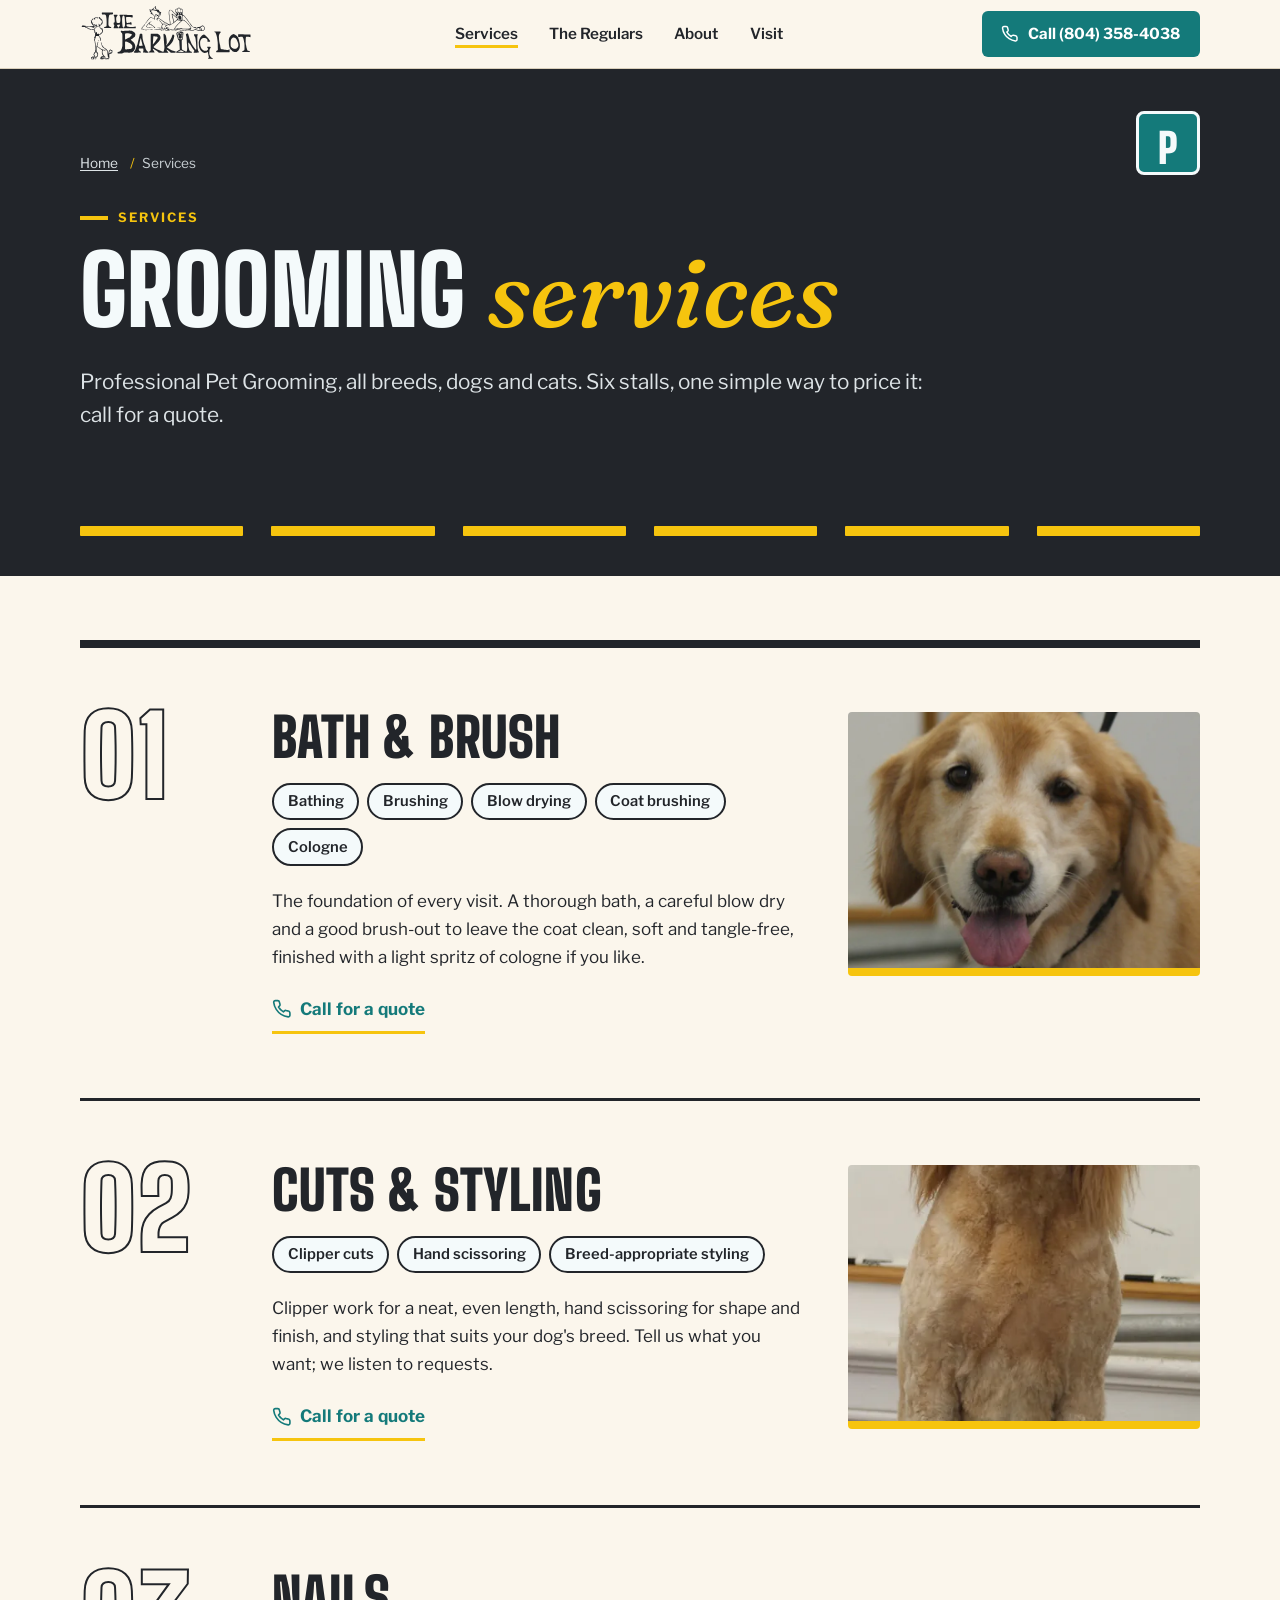
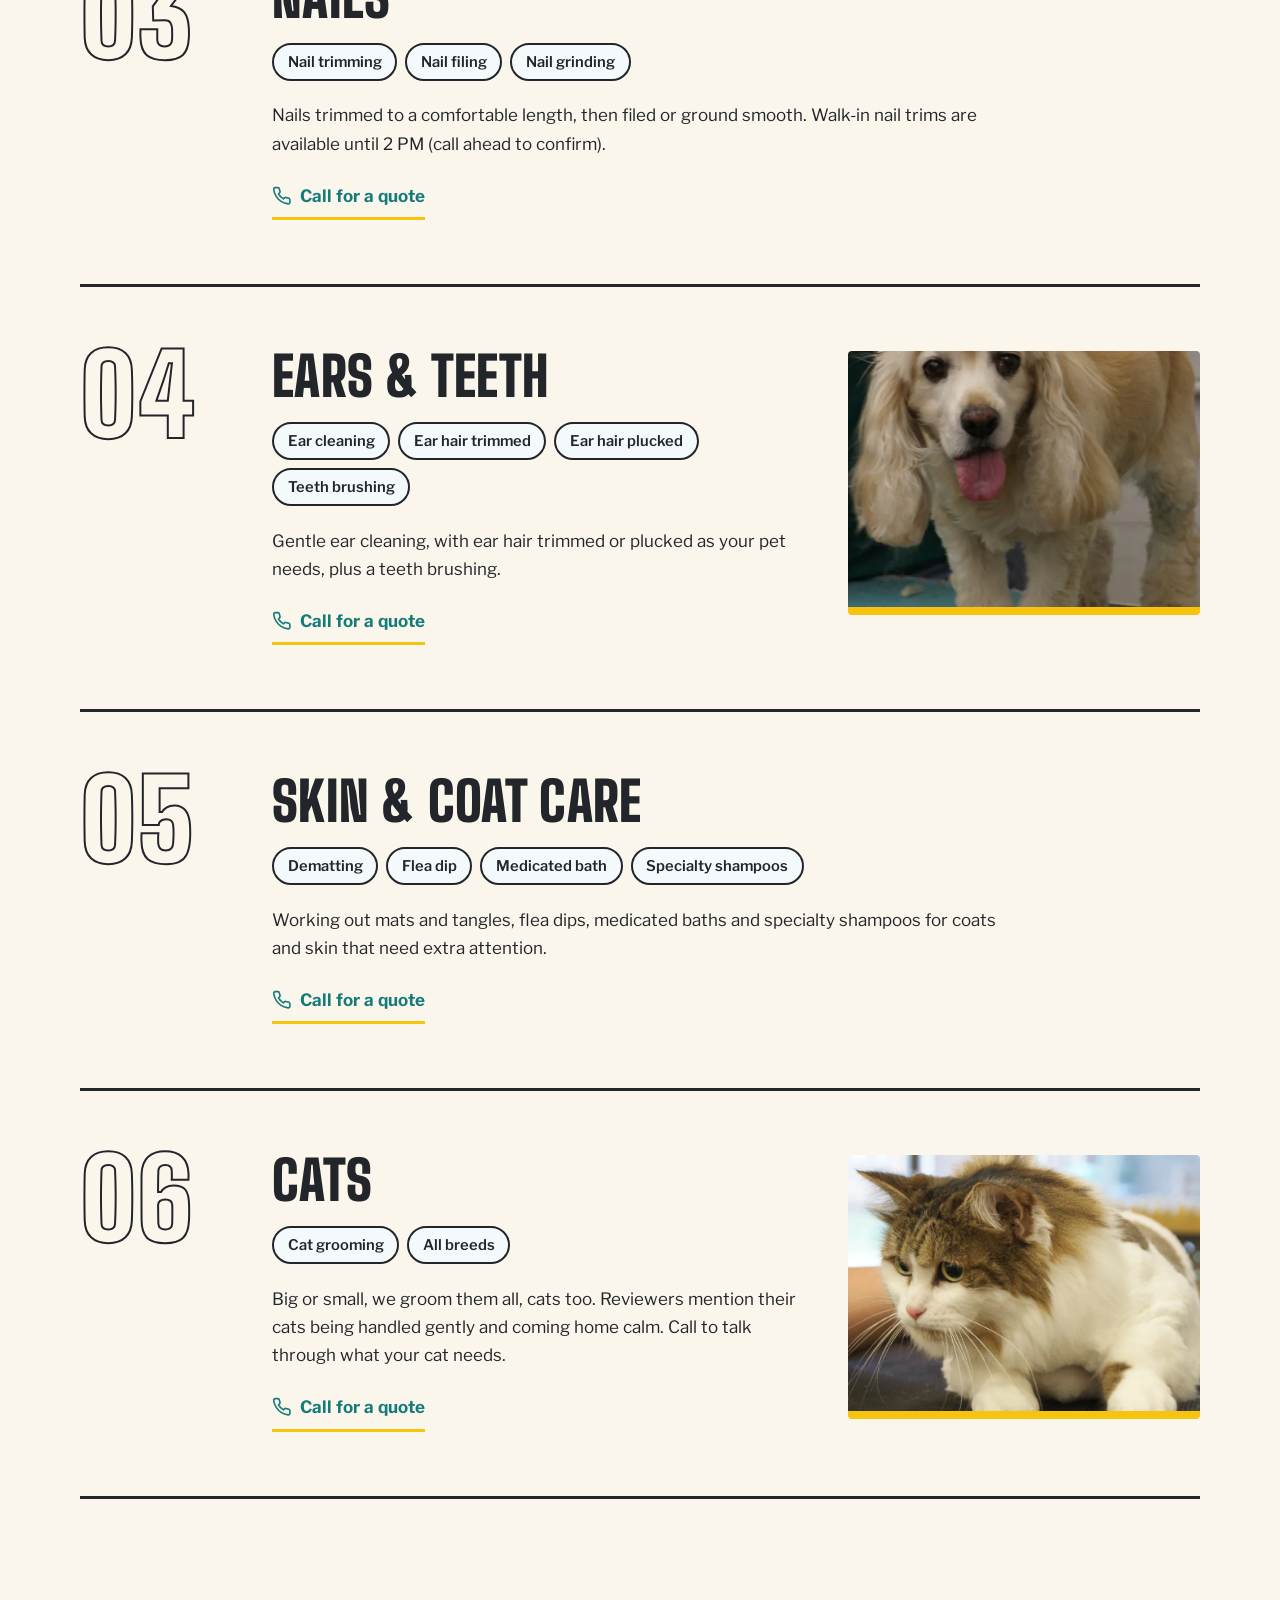
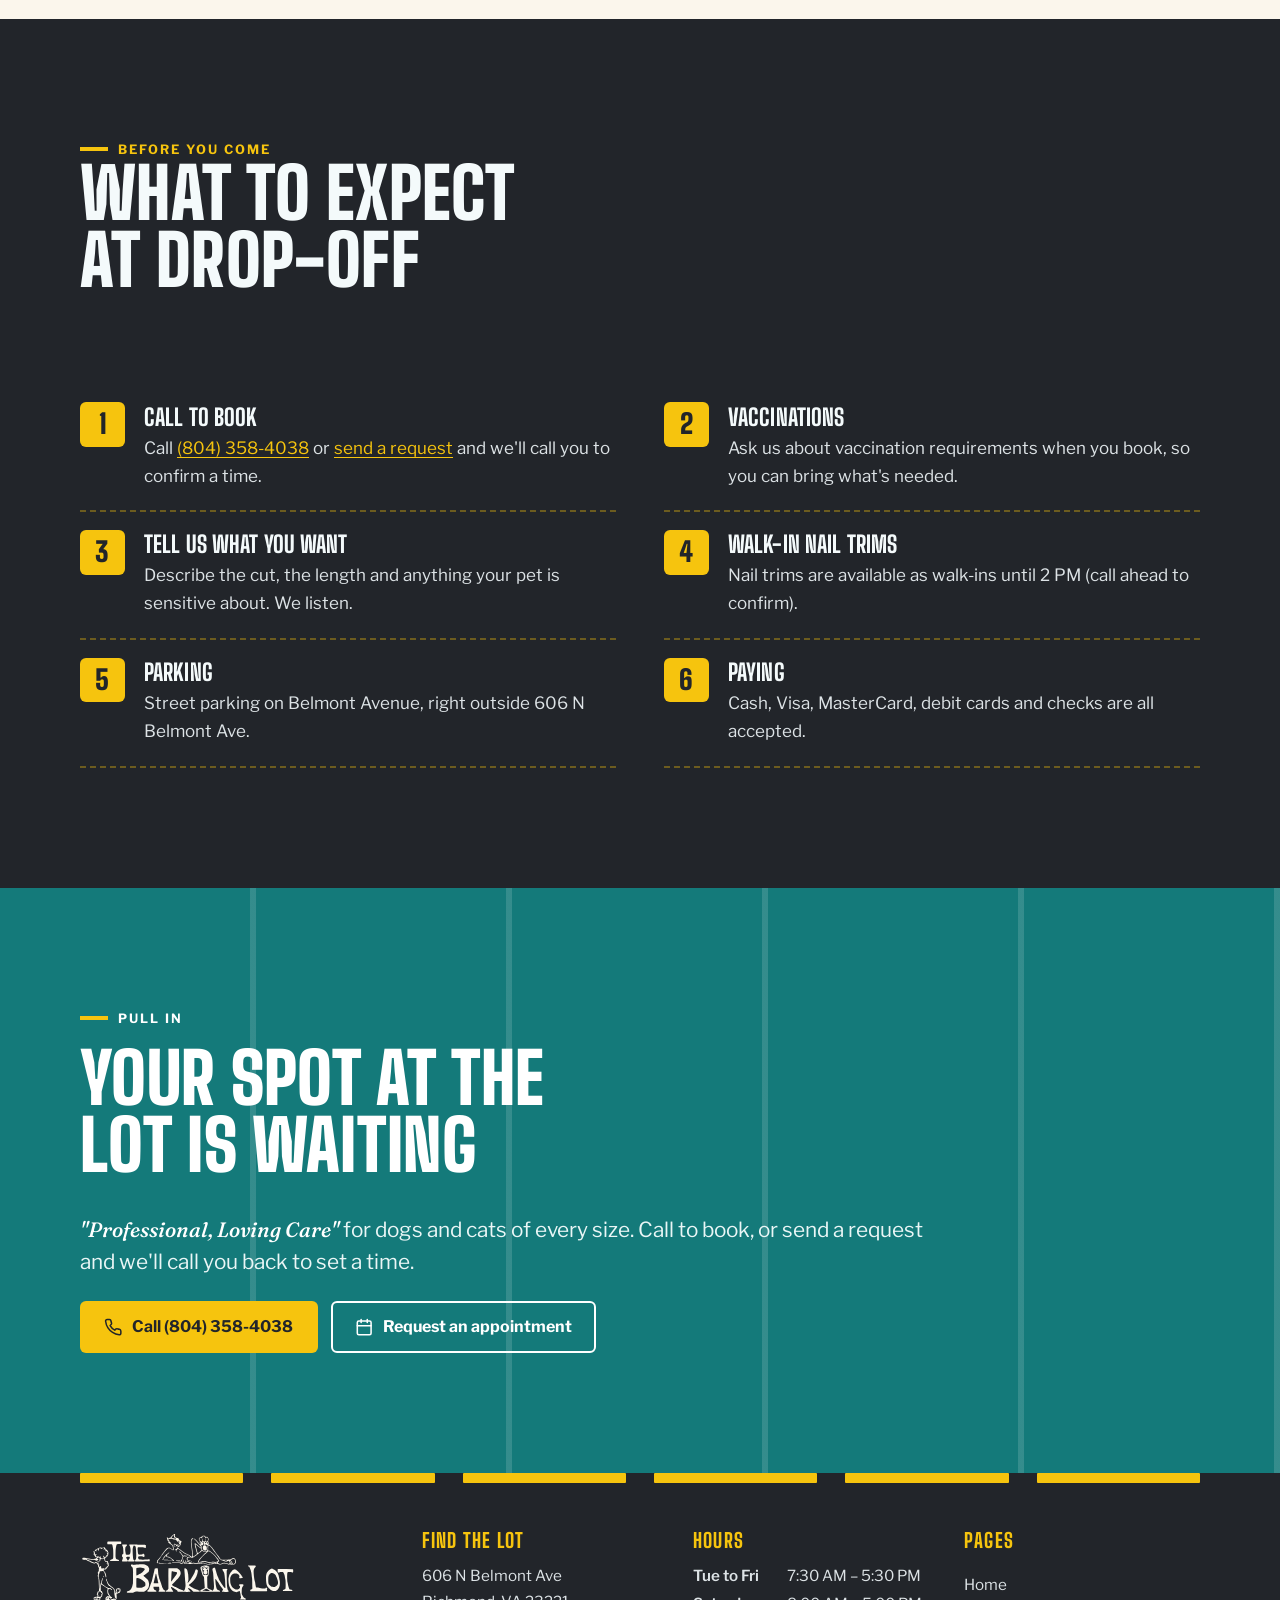
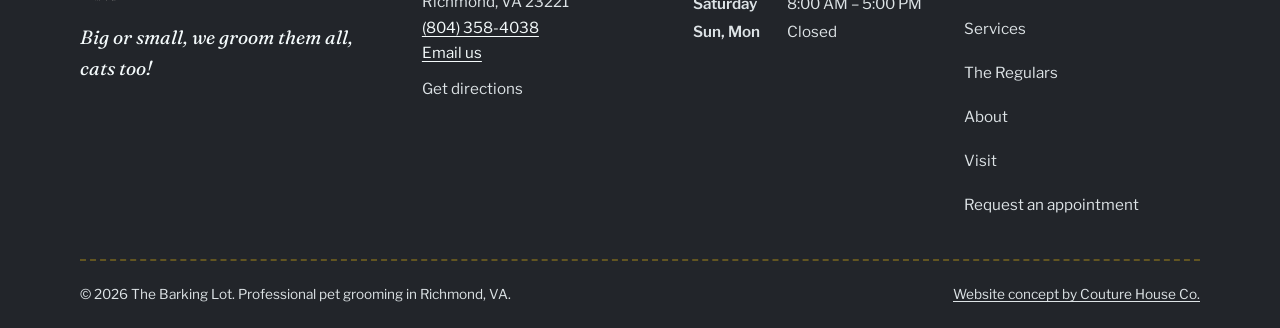
<file: services.html>
<!doctype html>
<html lang="en">
<head>
<meta charset="utf-8">
<meta name="viewport" content="width=device-width, initial-scale=1, viewport-fit=cover">
<title>Dog &amp; Cat Grooming Services | The Barking Lot, Richmond, VA</title>
<meta name="description" content="Bath and brush, clipper cuts, hand scissoring, nails, ears, teeth, dematting and cat grooming at The Barking Lot in Richmond, VA. Call for a quote.">
<link rel="canonical" href="https://the-barking-lot-website.netlify.app/services.html">
<meta name="theme-color" content="#22252A">
<meta name="robots" content="index, follow, max-image-preview:large">
<meta property="og:type" content="website">
<meta property="og:site_name" content="The Barking Lot">
<meta property="og:title" content="Dog &amp; Cat Grooming Services | The Barking Lot, Richmond, VA">
<meta property="og:description" content="Bath and brush, clipper cuts, hand scissoring, nails, ears, teeth, dematting and cat grooming at The Barking Lot in Richmond, VA. Call for a quote.">
<meta property="og:url" content="https://the-barking-lot-website.netlify.app/services.html">
<meta property="og:image" content="https://the-barking-lot-website.netlify.app/assets/img/share.jpg">
<meta property="og:image:width" content="1200">
<meta property="og:image:height" content="630">
<meta property="og:image:alt" content="The Barking Lot logo with the line Where a dirty dog is a temporary thing, beside portraits of a freshly groomed cream doodle and a white and tabby cat in numbered parking stalls.">
<meta property="og:locale" content="en_US">
<meta name="twitter:card" content="summary_large_image">
<meta name="twitter:title" content="Dog &amp; Cat Grooming Services | The Barking Lot, Richmond, VA">
<meta name="twitter:description" content="Bath and brush, clipper cuts, hand scissoring, nails, ears, teeth, dematting and cat grooming at The Barking Lot in Richmond, VA. Call for a quote.">
<meta name="twitter:image" content="https://the-barking-lot-website.netlify.app/assets/img/share.jpg">
<meta name="geo.region" content="US-VA">
<meta name="geo.placename" content="Richmond">
<meta name="geo.position" content="37.561106;-77.475702">
<link rel="icon" href="assets/img/favicon.svg" type="image/svg+xml">
<link rel="icon" href="assets/img/favicon-32.png" sizes="32x32" type="image/png">
<link rel="apple-touch-icon" href="assets/img/apple-touch-icon.png">
<link rel="manifest" href="site.webmanifest">
<link rel="preload" href="assets/fonts/big-shoulders-display-latin-900-normal.woff2" as="font" type="font/woff2" crossorigin>
<link rel="preload" href="assets/fonts/libre-franklin-latin-400-normal.woff2" as="font" type="font/woff2" crossorigin>
<link rel="stylesheet" href="assets/css/fonts.css?v=20260930b">
<link rel="stylesheet" href="assets/css/site.css?v=20260930b">
<script>document.documentElement.classList.add('js')</script>
<script src="assets/js/site.js" defer></script>
<script type="application/ld+json">{
 "@context": "https://schema.org",
 "@graph": [
  {
   "@type": "LocalBusiness",
   "@id": "https://the-barking-lot-website.netlify.app/#business",
   "additionalType": "https://www.wikidata.org/wiki/Q1248784",
   "name": "The Barking Lot",
   "description": "Professional dog and cat grooming in Richmond, Virginia's Museum District. All breeds, dogs and cats. Grooming in Richmond since 1972; The Barking Lot since 1990.",
   "slogan": "Where a dirty dog is a temporary thing.",
   "url": "https://the-barking-lot-website.netlify.app/",
   "logo": "https://the-barking-lot-website.netlify.app/assets/img/logo.svg",
   "image": [
    "https://the-barking-lot-website.netlify.app/assets/img/share.jpg",
    "https://the-barking-lot-website.netlify.app/assets/img/cream-doodle-smile.webp"
   ],
   "telephone": "+1-804-358-4038",
   "email": "thebarkinglotinrichva@verizon.net",
   "address": {
    "@type": "PostalAddress",
    "streetAddress": "606 N Belmont Ave",
    "addressLocality": "Richmond",
    "addressRegion": "VA",
    "postalCode": "23221",
    "addressCountry": "US"
   },
   "geo": {
    "@type": "GeoCoordinates",
    "latitude": 37.561106,
    "longitude": -77.475702
   },
   "hasMap": "https://www.google.com/maps/dir/?api=1&destination=606+N+Belmont+Ave+Richmond+VA+23221",
   "openingHoursSpecification": [
    {
     "@type": "OpeningHoursSpecification",
     "dayOfWeek": [
      "Tuesday",
      "Wednesday",
      "Thursday",
      "Friday"
     ],
     "opens": "07:30",
     "closes": "17:30"
    },
    {
     "@type": "OpeningHoursSpecification",
     "dayOfWeek": "Saturday",
     "opens": "08:00",
     "closes": "17:00"
    }
   ],
   "areaServed": [
    {
     "@type": "City",
     "name": "Richmond",
     "containedInPlace": {
      "@type": "State",
      "name": "Virginia"
     }
    },
    {
     "@type": "Place",
     "name": "Museum District, Richmond, VA"
    }
   ],
   "paymentAccepted": "Cash, Visa, MasterCard, Debit cards, Checks",
   "currenciesAccepted": "USD",
   "foundingDate": "1990-03-01",
   "award": [
    "Virginia Living Best of Virginia 2022, 1st place, Dog Groomer",
    "Richmond Magazine Editor's Pick, best grooming establishment, 2010"
   ],
   "knowsAbout": [
    "Dog grooming",
    "Cat grooming"
   ],
   "hasOfferCatalog": {
    "@type": "OfferCatalog",
    "name": "Pet grooming services",
    "itemListElement": [
     {
      "@type": "OfferCatalog",
      "name": "Bath & brush",
      "itemListElement": [
       {
        "@type": "Offer",
        "itemOffered": {
         "@type": "Service",
         "name": "Bathing",
         "serviceType": "Pet grooming"
        }
       },
       {
        "@type": "Offer",
        "itemOffered": {
         "@type": "Service",
         "name": "Brushing",
         "serviceType": "Pet grooming"
        }
       },
       {
        "@type": "Offer",
        "itemOffered": {
         "@type": "Service",
         "name": "Blow drying",
         "serviceType": "Pet grooming"
        }
       },
       {
        "@type": "Offer",
        "itemOffered": {
         "@type": "Service",
         "name": "Coat brushing",
         "serviceType": "Pet grooming"
        }
       },
       {
        "@type": "Offer",
        "itemOffered": {
         "@type": "Service",
         "name": "Cologne",
         "serviceType": "Pet grooming"
        }
       }
      ]
     },
     {
      "@type": "OfferCatalog",
      "name": "Cuts & styling",
      "itemListElement": [
       {
        "@type": "Offer",
        "itemOffered": {
         "@type": "Service",
         "name": "Clipper cuts",
         "serviceType": "Pet grooming"
        }
       },
       {
        "@type": "Offer",
        "itemOffered": {
         "@type": "Service",
         "name": "Hand scissoring",
         "serviceType": "Pet grooming"
        }
       },
       {
        "@type": "Offer",
        "itemOffered": {
         "@type": "Service",
         "name": "Breed-appropriate styling",
         "serviceType": "Pet grooming"
        }
       }
      ]
     },
     {
      "@type": "OfferCatalog",
      "name": "Nails",
      "itemListElement": [
       {
        "@type": "Offer",
        "itemOffered": {
         "@type": "Service",
         "name": "Nail trimming",
         "serviceType": "Pet grooming"
        }
       },
       {
        "@type": "Offer",
        "itemOffered": {
         "@type": "Service",
         "name": "Nail filing",
         "serviceType": "Pet grooming"
        }
       },
       {
        "@type": "Offer",
        "itemOffered": {
         "@type": "Service",
         "name": "Nail grinding",
         "serviceType": "Pet grooming"
        }
       }
      ]
     },
     {
      "@type": "OfferCatalog",
      "name": "Ears & teeth",
      "itemListElement": [
       {
        "@type": "Offer",
        "itemOffered": {
         "@type": "Service",
         "name": "Ear cleaning",
         "serviceType": "Pet grooming"
        }
       },
       {
        "@type": "Offer",
        "itemOffered": {
         "@type": "Service",
         "name": "Ear hair trimmed",
         "serviceType": "Pet grooming"
        }
       },
       {
        "@type": "Offer",
        "itemOffered": {
         "@type": "Service",
         "name": "Ear hair plucked",
         "serviceType": "Pet grooming"
        }
       },
       {
        "@type": "Offer",
        "itemOffered": {
         "@type": "Service",
         "name": "Teeth brushing",
         "serviceType": "Pet grooming"
        }
       }
      ]
     },
     {
      "@type": "OfferCatalog",
      "name": "Skin & coat care",
      "itemListElement": [
       {
        "@type": "Offer",
        "itemOffered": {
         "@type": "Service",
         "name": "Dematting",
         "serviceType": "Pet grooming"
        }
       },
       {
        "@type": "Offer",
        "itemOffered": {
         "@type": "Service",
         "name": "Flea dip",
         "serviceType": "Pet grooming"
        }
       },
       {
        "@type": "Offer",
        "itemOffered": {
         "@type": "Service",
         "name": "Medicated bath",
         "serviceType": "Pet grooming"
        }
       },
       {
        "@type": "Offer",
        "itemOffered": {
         "@type": "Service",
         "name": "Specialty shampoos",
         "serviceType": "Pet grooming"
        }
       }
      ]
     },
     {
      "@type": "OfferCatalog",
      "name": "Cats",
      "itemListElement": [
       {
        "@type": "Offer",
        "itemOffered": {
         "@type": "Service",
         "name": "Professional grooming for cats",
         "serviceType": "Pet grooming"
        }
       }
      ]
     }
    ]
   }
  },
  {
   "@type": "BreadcrumbList",
   "itemListElement": [
    {
     "@type": "ListItem",
     "position": 1,
     "name": "Home",
     "item": "https://the-barking-lot-website.netlify.app/"
    },
    {
     "@type": "ListItem",
     "position": 2,
     "name": "Services",
     "item": "https://the-barking-lot-website.netlify.app/services.html"
    }
   ]
  }
 ]
}</script>
</head>
<body>
<a class="skip" href="#main">Skip to content</a>
<div class="progress" aria-hidden="true"></div>
<header class="site-header">
  <div class="wrap">
    <a class="brand" href="index.html" aria-label="The Barking Lot, home"><img src="assets/img/logo.svg" width="448" height="152" alt="The Barking Lot"></a>
    <nav class="nav" aria-label="Main"><ul><li><a href="services.html" aria-current="page">Services</a></li><li><a href="regulars.html">The Regulars</a></li><li><a href="about.html">About</a></li><li><a href="visit.html">Visit</a></li></ul></nav>
    <div class="header-actions">
      <a class="btn btn-primary header-cta" href="tel:+18043584038"><svg class="icon" viewBox="0 0 24 24" aria-hidden="true" focusable="false"><path d="M22 16.9v3a2 2 0 0 1-2.2 2 19.8 19.8 0 0 1-8.6-3.1 19.5 19.5 0 0 1-6-6A19.8 19.8 0 0 1 2.1 4.2 2 2 0 0 1 4.1 2h3a2 2 0 0 1 2 1.7c.1.9.4 1.8.7 2.7a2 2 0 0 1-.5 2.1L8 9.8a16 16 0 0 0 6 6l1.3-1.3a2 2 0 0 1 2.1-.4c.9.3 1.8.6 2.7.7a2 2 0 0 1 1.7 2z"/></svg>Call (804) 358-4038</a>
      <a class="icon-btn call-icon" href="tel:+18043584038" aria-label="Call The Barking Lot at (804) 358-4038"><svg class="icon" viewBox="0 0 24 24" aria-hidden="true" focusable="false"><path d="M22 16.9v3a2 2 0 0 1-2.2 2 19.8 19.8 0 0 1-8.6-3.1 19.5 19.5 0 0 1-6-6A19.8 19.8 0 0 1 2.1 4.2 2 2 0 0 1 4.1 2h3a2 2 0 0 1 2 1.7c.1.9.4 1.8.7 2.7a2 2 0 0 1-.5 2.1L8 9.8a16 16 0 0 0 6 6l1.3-1.3a2 2 0 0 1 2.1-.4c.9.3 1.8.6 2.7.7a2 2 0 0 1 1.7 2z"/></svg></a>
      <button class="icon-btn menu-btn" type="button" aria-expanded="false" aria-controls="mobile-menu" aria-label="Open menu"><span class="bars" aria-hidden="true"><span></span><span></span><span></span></span></button>
    </div>
  </div>
</header>
<div class="mobile-menu" id="mobile-menu" hidden>
    <nav aria-label="Mobile"><ul><li><a href="index.html">Home<span class="num">P01</span></a></li><li><a href="services.html" aria-current="page">Services<span class="num">P02</span></a></li><li><a href="regulars.html">The Regulars<span class="num">P03</span></a></li><li><a href="about.html">About<span class="num">P04</span></a></li><li><a href="visit.html">Visit<span class="num">P05</span></a></li></ul></nav>
    <div class="menu-foot">
      <a class="btn btn-yellow" href="tel:+18043584038"><svg class="icon" viewBox="0 0 24 24" aria-hidden="true" focusable="false"><path d="M22 16.9v3a2 2 0 0 1-2.2 2 19.8 19.8 0 0 1-8.6-3.1 19.5 19.5 0 0 1-6-6A19.8 19.8 0 0 1 2.1 4.2 2 2 0 0 1 4.1 2h3a2 2 0 0 1 2 1.7c.1.9.4 1.8.7 2.7a2 2 0 0 1-.5 2.1L8 9.8a16 16 0 0 0 6 6l1.3-1.3a2 2 0 0 1 2.1-.4c.9.3 1.8.6 2.7.7a2 2 0 0 1 1.7 2z"/></svg>Call (804) 358-4038</a>
      <a class="btn btn-ghost" style="color:#F4FAFB" href="visit.html#request"><svg class="icon" viewBox="0 0 24 24" aria-hidden="true" focusable="false"><rect x="3" y="4" width="18" height="18" rx="2"/><path d="M16 2v4M8 2v4M3 10h18"/></svg>Request an appointment</a>
      <p>606 N Belmont Ave, Richmond, VA 23221</p>
    </div>
</div>
<main id="main">
<section class="page-hero" aria-labelledby="page-title">
  <div class="wrap">
    <div class="p-sign" aria-hidden="true">P</div>
    <nav class="crumbs" aria-label="Breadcrumb"><ol><li><a href="index.html">Home</a></li><li><span aria-current="page">Services</span></li></ol></nav>
    <p class="eyebrow">Services</p>
    <h1 id="page-title">Grooming <span class="serif">services</span></h1>
    <p class="lede">Professional Pet Grooming, all breeds, dogs and cats. Six stalls, one simple way to price it: call for a quote.</p>
    
  </div>
</section>
<div class="hero-foot" aria-hidden="true"><div class="lines " aria-hidden="true"><span></span><span></span><span></span><span></span><span></span><span></span></div></div>
<section class="section" style="padding-top:clamp(2.5rem,6vw,4rem)" aria-label="Service groups">
  <div class="wrap"><article class="svc" aria-labelledby="svc-0">
  <span class="no" aria-hidden="true">01</span>
  <div class="reveal">
    <h2 id="svc-0">Bath &amp; brush</h2>
    <ul class="chips" aria-label="Included services"><li>Bathing</li><li>Brushing</li><li>Blow drying</li><li>Coat brushing</li><li>Cologne</li></ul>
    <p>The foundation of every visit. A thorough bath, a careful blow dry and a good brush-out to leave the coat clean, soft and tangle-free, finished with a light spritz of cologne if you like.</p>
    <a class="quote text-link" href="tel:+18043584038"><svg class="icon" viewBox="0 0 24 24" aria-hidden="true" focusable="false"><path d="M22 16.9v3a2 2 0 0 1-2.2 2 19.8 19.8 0 0 1-8.6-3.1 19.5 19.5 0 0 1-6-6A19.8 19.8 0 0 1 2.1 4.2 2 2 0 0 1 4.1 2h3a2 2 0 0 1 2 1.7c.1.9.4 1.8.7 2.7a2 2 0 0 1-.5 2.1L8 9.8a16 16 0 0 0 6 6l1.3-1.3a2 2 0 0 1 2.1-.4c.9.3 1.8.6 2.7.7a2 2 0 0 1 1.7 2z"/></svg>Call for a quote</a>
  </div>
  <figure class="svc-photo reveal d1"><img src="assets/img/golden-mix-smile.webp" width="768" height="857" alt="A golden-coated dog, clean and smiling after a bath and brush" loading="lazy" decoding="async"></figure>
</article><article class="svc" aria-labelledby="svc-1">
  <span class="no" aria-hidden="true">02</span>
  <div class="reveal">
    <h2 id="svc-1">Cuts &amp; styling</h2>
    <ul class="chips" aria-label="Included services"><li>Clipper cuts</li><li>Hand scissoring</li><li>Breed-appropriate styling</li></ul>
    <p>Clipper work for a neat, even length, hand scissoring for shape and finish, and styling that suits your dog's breed. Tell us what you want; we listen to requests.</p>
    <a class="quote text-link" href="tel:+18043584038"><svg class="icon" viewBox="0 0 24 24" aria-hidden="true" focusable="false"><path d="M22 16.9v3a2 2 0 0 1-2.2 2 19.8 19.8 0 0 1-8.6-3.1 19.5 19.5 0 0 1-6-6A19.8 19.8 0 0 1 2.1 4.2 2 2 0 0 1 4.1 2h3a2 2 0 0 1 2 1.7c.1.9.4 1.8.7 2.7a2 2 0 0 1-.5 2.1L8 9.8a16 16 0 0 0 6 6l1.3-1.3a2 2 0 0 1 2.1-.4c.9.3 1.8.6 2.7.7a2 2 0 0 1 1.7 2z"/></svg>Call for a quote</a>
  </div>
  <figure class="svc-photo reveal d1"><img src="assets/img/apricot-poodle-sitting.webp" width="423" height="902" alt="An apricot Poodle in a fresh, scissored trim" loading="lazy" decoding="async"></figure>
</article><article class="svc no-photo" aria-labelledby="svc-2">
  <span class="no" aria-hidden="true">03</span>
  <div class="reveal">
    <h2 id="svc-2">Nails</h2>
    <ul class="chips" aria-label="Included services"><li>Nail trimming</li><li>Nail filing</li><li>Nail grinding</li></ul>
    <p>Nails trimmed to a comfortable length, then filed or ground smooth. Walk-in nail trims are available until 2 PM (call ahead to confirm).</p>
    <a class="quote text-link" href="tel:+18043584038"><svg class="icon" viewBox="0 0 24 24" aria-hidden="true" focusable="false"><path d="M22 16.9v3a2 2 0 0 1-2.2 2 19.8 19.8 0 0 1-8.6-3.1 19.5 19.5 0 0 1-6-6A19.8 19.8 0 0 1 2.1 4.2 2 2 0 0 1 4.1 2h3a2 2 0 0 1 2 1.7c.1.9.4 1.8.7 2.7a2 2 0 0 1-.5 2.1L8 9.8a16 16 0 0 0 6 6l1.3-1.3a2 2 0 0 1 2.1-.4c.9.3 1.8.6 2.7.7a2 2 0 0 1 1.7 2z"/></svg>Call for a quote</a>
  </div>
  
</article><article class="svc" aria-labelledby="svc-3">
  <span class="no" aria-hidden="true">04</span>
  <div class="reveal">
    <h2 id="svc-3">Ears &amp; teeth</h2>
    <ul class="chips" aria-label="Included services"><li>Ear cleaning</li><li>Ear hair trimmed</li><li>Ear hair plucked</li><li>Teeth brushing</li></ul>
    <p>Gentle ear cleaning, with ear hair trimmed or plucked as your pet needs, plus a teeth brushing.</p>
    <a class="quote text-link" href="tel:+18043584038"><svg class="icon" viewBox="0 0 24 24" aria-hidden="true" focusable="false"><path d="M22 16.9v3a2 2 0 0 1-2.2 2 19.8 19.8 0 0 1-8.6-3.1 19.5 19.5 0 0 1-6-6A19.8 19.8 0 0 1 2.1 4.2 2 2 0 0 1 4.1 2h3a2 2 0 0 1 2 1.7c.1.9.4 1.8.7 2.7a2 2 0 0 1-.5 2.1L8 9.8a16 16 0 0 0 6 6l1.3-1.3a2 2 0 0 1 2.1-.4c.9.3 1.8.6 2.7.7a2 2 0 0 1 1.7 2z"/></svg>Call for a quote</a>
  </div>
  <figure class="svc-photo reveal d1"><img src="assets/img/cocker-spaniel-on-table.webp" width="660" height="902" alt="A Cocker Spaniel with long, clean, feathered ears" loading="lazy" decoding="async"></figure>
</article><article class="svc no-photo" aria-labelledby="svc-4">
  <span class="no" aria-hidden="true">05</span>
  <div class="reveal">
    <h2 id="svc-4">Skin &amp; coat care</h2>
    <ul class="chips" aria-label="Included services"><li>Dematting</li><li>Flea dip</li><li>Medicated bath</li><li>Specialty shampoos</li></ul>
    <p>Working out mats and tangles, flea dips, medicated baths and specialty shampoos for coats and skin that need extra attention.</p>
    <a class="quote text-link" href="tel:+18043584038"><svg class="icon" viewBox="0 0 24 24" aria-hidden="true" focusable="false"><path d="M22 16.9v3a2 2 0 0 1-2.2 2 19.8 19.8 0 0 1-8.6-3.1 19.5 19.5 0 0 1-6-6A19.8 19.8 0 0 1 2.1 4.2 2 2 0 0 1 4.1 2h3a2 2 0 0 1 2 1.7c.1.9.4 1.8.7 2.7a2 2 0 0 1-.5 2.1L8 9.8a16 16 0 0 0 6 6l1.3-1.3a2 2 0 0 1 2.1-.4c.9.3 1.8.6 2.7.7a2 2 0 0 1 1.7 2z"/></svg>Call for a quote</a>
  </div>
  
</article><article class="svc" aria-labelledby="svc-5">
  <span class="no" aria-hidden="true">06</span>
  <div class="reveal">
    <h2 id="svc-5">Cats</h2>
    <ul class="chips" aria-label="Included services"><li>Cat grooming</li><li>All breeds</li></ul>
    <p>Big or small, we groom them all, cats too. Reviewers mention their cats being handled gently and coming home calm. Call to talk through what your cat needs.</p>
    <a class="quote text-link" href="tel:+18043584038"><svg class="icon" viewBox="0 0 24 24" aria-hidden="true" focusable="false"><path d="M22 16.9v3a2 2 0 0 1-2.2 2 19.8 19.8 0 0 1-8.6-3.1 19.5 19.5 0 0 1-6-6A19.8 19.8 0 0 1 2.1 4.2 2 2 0 0 1 4.1 2h3a2 2 0 0 1 2 1.7c.1.9.4 1.8.7 2.7a2 2 0 0 1-.5 2.1L8 9.8a16 16 0 0 0 6 6l1.3-1.3a2 2 0 0 1 2.1-.4c.9.3 1.8.6 2.7.7a2 2 0 0 1 1.7 2z"/></svg>Call for a quote</a>
  </div>
  <figure class="svc-photo reveal d1"><img src="assets/img/cat-after-trim.webp" width="865" height="768" alt="A white and tabby cat after a trim at The Barking Lot" loading="lazy" decoding="async"></figure>
</article></div>
</section>
<section class="section dark" aria-labelledby="expect-title">
  <div class="wrap">
    <div class="head split">
      <div><p class="eyebrow">Before you come</p><h2 id="expect-title" class="reveal">What to expect at drop-off</h2></div>
      <p class="reveal d1">No surprises. Here is how a visit to the lot works.</p>
    </div>
    <ol class="steps">
      <li><h3>Call to book</h3><p>Call <a href="tel:+18043584038">(804) 358-4038</a> or <a href="visit.html#request">send a request</a> and we'll call you to confirm a time.</p></li>
      <li><h3>Vaccinations</h3><p>Ask us about vaccination requirements when you book, so you can bring what's needed.</p></li>
      <li><h3>Tell us what you want</h3><p>Describe the cut, the length and anything your pet is sensitive about. We listen.</p></li>
      <li><h3>Walk-in nail trims</h3><p>Nail trims are available as walk-ins until 2 PM (call ahead to confirm).</p></li>
      <li><h3>Parking</h3><p>Street parking on Belmont Avenue, right outside 606 N Belmont Ave.</p></li>
      <li><h3>Paying</h3><p>Cash, Visa, MasterCard, debit cards and checks are all accepted.</p></li>
    </ol>
  </div>
</section>
<section class="cta section" aria-labelledby="cta-title">
  <div class="wrap">
    <p class="eyebrow" style="color:#fff">Pull in</p>
    <h2 id="cta-title" class="reveal">Your spot at the lot is waiting</h2>
    <p class="lede"><span class="serif">"Professional, Loving Care"</span> for dogs and cats of every size. Call to book, or send a request and we'll call you back to set a time.</p>
    <div class="btn-row">
      <a class="btn btn-yellow" href="tel:+18043584038"><svg class="icon" viewBox="0 0 24 24" aria-hidden="true" focusable="false"><path d="M22 16.9v3a2 2 0 0 1-2.2 2 19.8 19.8 0 0 1-8.6-3.1 19.5 19.5 0 0 1-6-6A19.8 19.8 0 0 1 2.1 4.2 2 2 0 0 1 4.1 2h3a2 2 0 0 1 2 1.7c.1.9.4 1.8.7 2.7a2 2 0 0 1-.5 2.1L8 9.8a16 16 0 0 0 6 6l1.3-1.3a2 2 0 0 1 2.1-.4c.9.3 1.8.6 2.7.7a2 2 0 0 1 1.7 2z"/></svg>Call (804) 358-4038</a>
      <a class="btn btn-ghost" href="visit.html#request"><svg class="icon" viewBox="0 0 24 24" aria-hidden="true" focusable="false"><rect x="3" y="4" width="18" height="18" rx="2"/><path d="M16 2v4M8 2v4M3 10h18"/></svg>Request an appointment</a>
    </div>
  </div>
</section>
</main>
<footer class="site-footer dark">
  <div class="lines " aria-hidden="true"><span></span><span></span><span></span><span></span><span></span><span></span></div>
  <div class="wrap">
    <div class="footer-grid">
      <div>
        <img class="flogo" src="assets/img/logo-light.svg" width="448" height="152" alt="The Barking Lot" loading="lazy" decoding="async">
        <p class="slogan">Big or small, we groom them all, cats too!</p>
      </div>
      <div>
        <h2>Find the lot</h2>
        <address>606 N Belmont Ave<br>Richmond, VA 23221<br><a href="tel:+18043584038">(804) 358-4038</a><br><a href="mailto:thebarkinglotinrichva@verizon.net">Email us</a></address>
        <ul><li><a href="https://www.google.com/maps/dir/?api=1&amp;destination=606+N+Belmont+Ave+Richmond+VA+23221" rel="noopener" target="_blank">Get directions<span class="visually-hidden"> (opens Google Maps in a new tab)</span></a></li></ul>
      </div>
      <div>
        <h2>Hours</h2>
        <dl class="fhours"><dt>Tue to Fri</dt><dd>7:30 AM – 5:30 PM</dd><dt>Saturday</dt><dd>8:00 AM – 5:00 PM</dd><dt>Sun, Mon</dt><dd>Closed</dd></dl>
      </div>
      <div>
        <h2>Pages</h2>
        <ul><li><a href="index.html">Home</a></li><li><a href="services.html">Services</a></li><li><a href="regulars.html">The Regulars</a></li><li><a href="about.html">About</a></li><li><a href="visit.html">Visit</a></li><li><a href="visit.html#request">Request an appointment</a></li></ul>
      </div>
    </div>
    <div class="footer-base">
      <p>&copy; <span data-year>2026</span> The Barking Lot. Professional pet grooming in Richmond, VA.</p>
      <p><a href="https://couturehouse.co" rel="noopener">Website concept by Couture House Co.</a></p>
    </div>
  </div>
</footer>
<nav class="action-bar" aria-label="Quick actions">
  <a href="tel:+18043584038"><svg class="icon" viewBox="0 0 24 24" aria-hidden="true" focusable="false"><path d="M22 16.9v3a2 2 0 0 1-2.2 2 19.8 19.8 0 0 1-8.6-3.1 19.5 19.5 0 0 1-6-6A19.8 19.8 0 0 1 2.1 4.2 2 2 0 0 1 4.1 2h3a2 2 0 0 1 2 1.7c.1.9.4 1.8.7 2.7a2 2 0 0 1-.5 2.1L8 9.8a16 16 0 0 0 6 6l1.3-1.3a2 2 0 0 1 2.1-.4c.9.3 1.8.6 2.7.7a2 2 0 0 1 1.7 2z"/></svg>Call</a>
  <a href="https://www.google.com/maps/dir/?api=1&amp;destination=606+N+Belmont+Ave+Richmond+VA+23221" rel="noopener" target="_blank"><svg class="icon" viewBox="0 0 24 24" aria-hidden="true" focusable="false"><path d="M20 10c0 6-8 12-8 12s-8-6-8-12a8 8 0 0 1 16 0z"/><circle cx="12" cy="10" r="3"/></svg>Directions<span class="visually-hidden"> (opens Google Maps)</span></a>
  <a href="visit.html#request"><svg class="icon" viewBox="0 0 24 24" aria-hidden="true" focusable="false"><rect x="3" y="4" width="18" height="18" rx="2"/><path d="M16 2v4M8 2v4M3 10h18"/></svg>Request</a>
</nav>
</body>
</html>
</file>
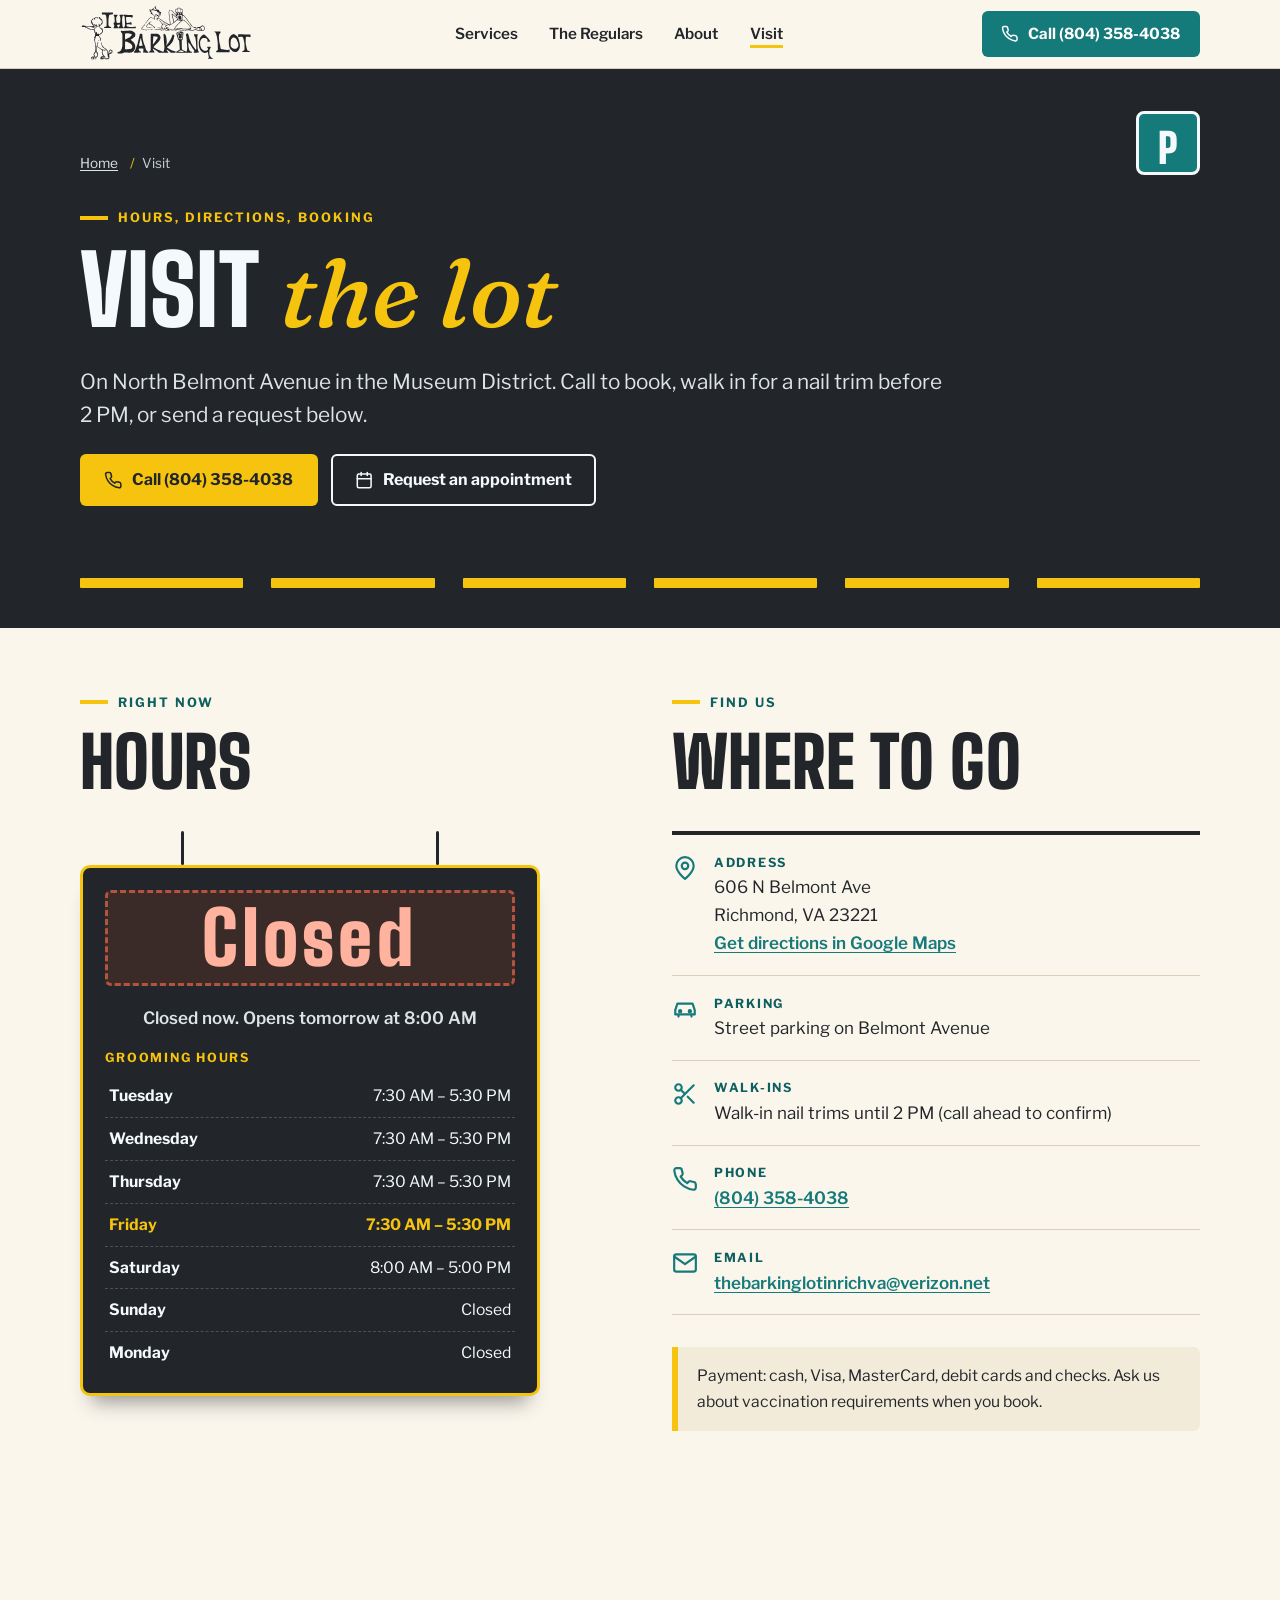
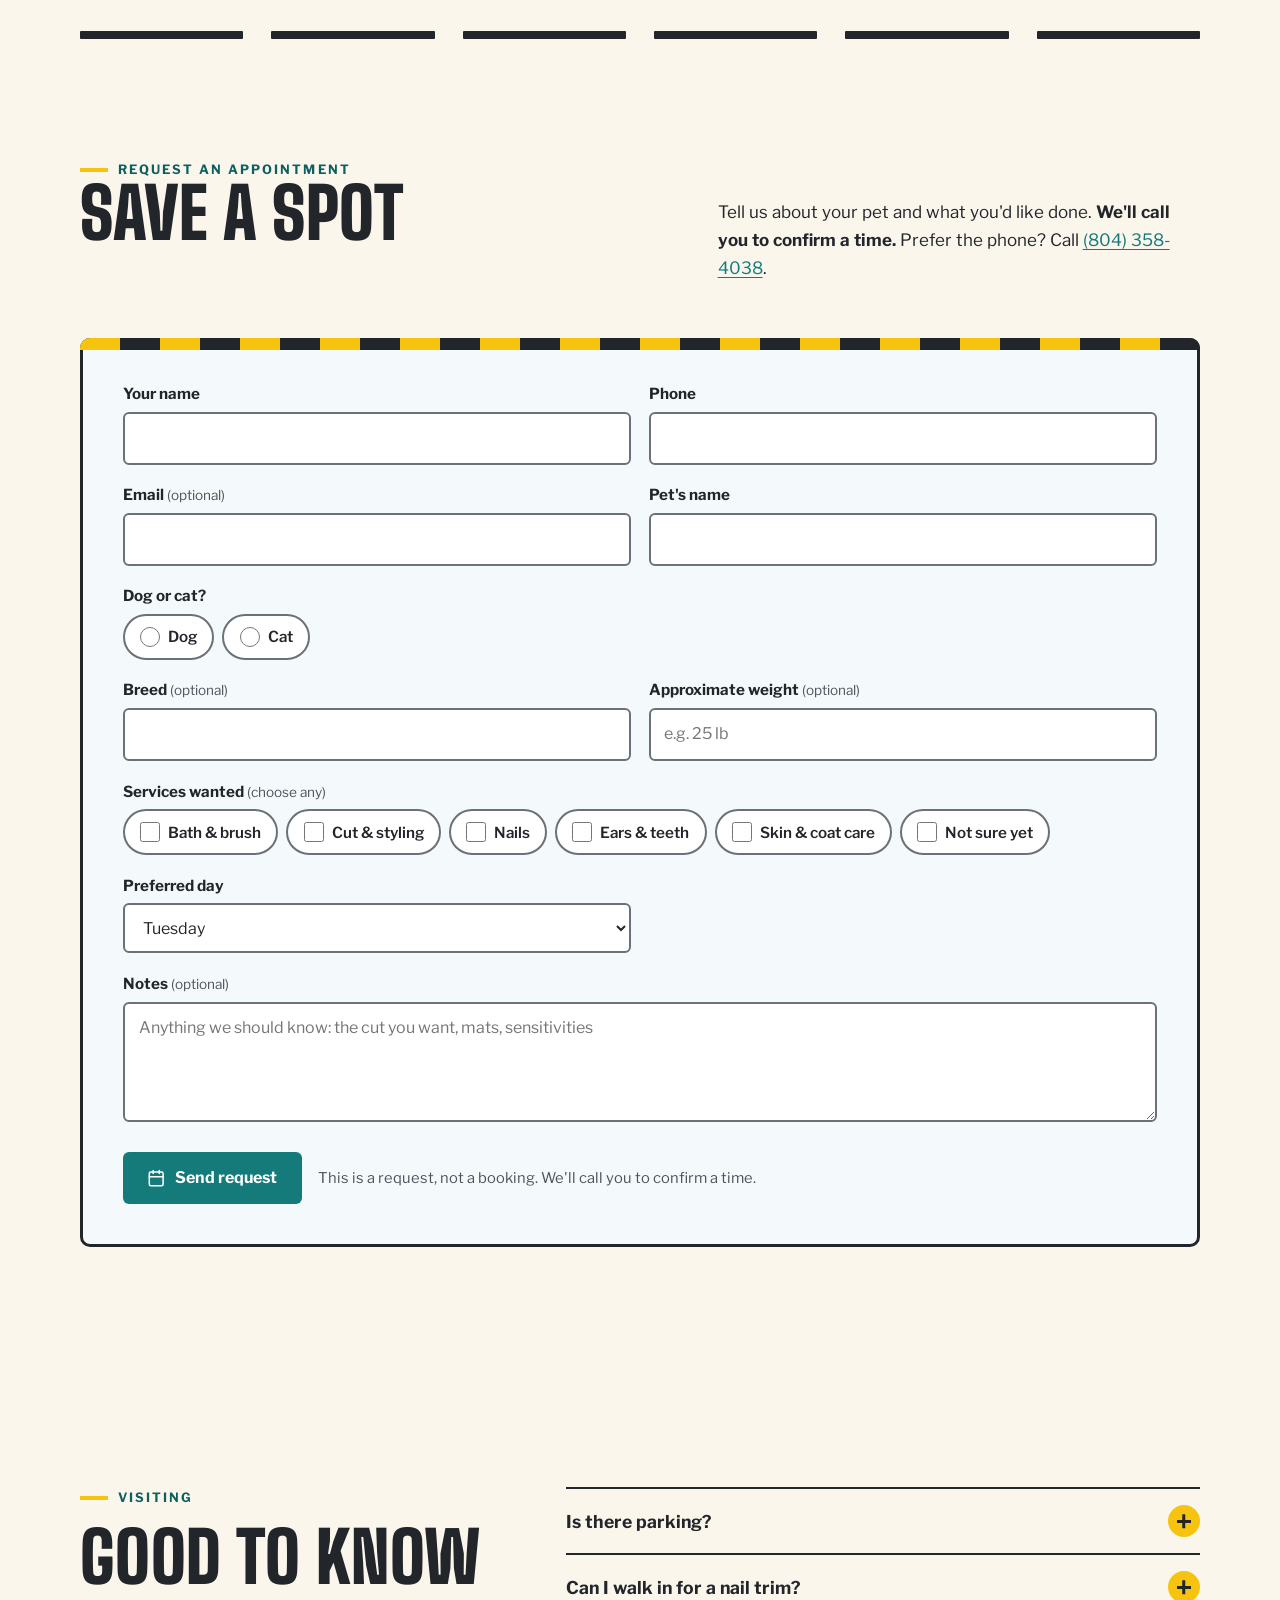
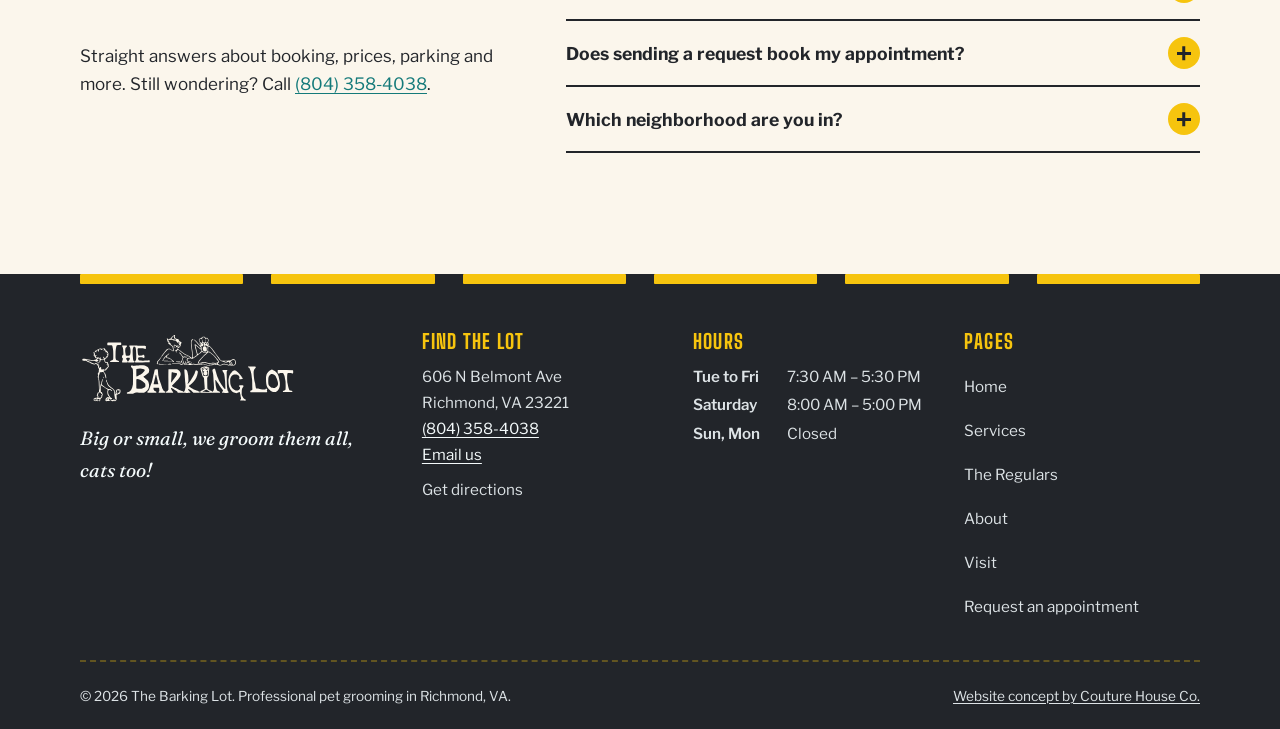
<file: visit.html>
<!doctype html>
<html lang="en">
<head>
<meta charset="utf-8">
<meta name="viewport" content="width=device-width, initial-scale=1, viewport-fit=cover">
<title>Visit &amp; Book | The Barking Lot Pet Grooming, Richmond, VA</title>
<meta name="description" content="Hours, directions and street parking for The Barking Lot, 606 N Belmont Ave, Richmond, VA. Walk-in nail trims until 2 PM. Request a grooming appointment.">
<link rel="canonical" href="https://the-barking-lot-website.netlify.app/visit.html">
<meta name="theme-color" content="#22252A">
<meta name="robots" content="index, follow, max-image-preview:large">
<meta property="og:type" content="website">
<meta property="og:site_name" content="The Barking Lot">
<meta property="og:title" content="Visit &amp; Book | The Barking Lot Pet Grooming, Richmond, VA">
<meta property="og:description" content="Hours, directions and street parking for The Barking Lot, 606 N Belmont Ave, Richmond, VA. Walk-in nail trims until 2 PM. Request a grooming appointment.">
<meta property="og:url" content="https://the-barking-lot-website.netlify.app/visit.html">
<meta property="og:image" content="https://the-barking-lot-website.netlify.app/assets/img/share.jpg">
<meta property="og:image:width" content="1200">
<meta property="og:image:height" content="630">
<meta property="og:image:alt" content="The Barking Lot logo with the line Where a dirty dog is a temporary thing, beside portraits of a freshly groomed cream doodle and a white and tabby cat in numbered parking stalls.">
<meta property="og:locale" content="en_US">
<meta name="twitter:card" content="summary_large_image">
<meta name="twitter:title" content="Visit &amp; Book | The Barking Lot Pet Grooming, Richmond, VA">
<meta name="twitter:description" content="Hours, directions and street parking for The Barking Lot, 606 N Belmont Ave, Richmond, VA. Walk-in nail trims until 2 PM. Request a grooming appointment.">
<meta name="twitter:image" content="https://the-barking-lot-website.netlify.app/assets/img/share.jpg">
<meta name="geo.region" content="US-VA">
<meta name="geo.placename" content="Richmond">
<meta name="geo.position" content="37.561106;-77.475702">
<link rel="icon" href="assets/img/favicon.svg" type="image/svg+xml">
<link rel="icon" href="assets/img/favicon-32.png" sizes="32x32" type="image/png">
<link rel="apple-touch-icon" href="assets/img/apple-touch-icon.png">
<link rel="manifest" href="site.webmanifest">
<link rel="preload" href="assets/fonts/big-shoulders-display-latin-900-normal.woff2" as="font" type="font/woff2" crossorigin>
<link rel="preload" href="assets/fonts/libre-franklin-latin-400-normal.woff2" as="font" type="font/woff2" crossorigin>
<link rel="stylesheet" href="assets/css/fonts.css?v=20260930b">
<link rel="stylesheet" href="assets/css/site.css?v=20260930b">
<script>document.documentElement.classList.add('js')</script>
<script src="assets/js/site.js" defer></script>
<script type="application/ld+json">{
 "@context": "https://schema.org",
 "@graph": [
  {
   "@type": "LocalBusiness",
   "@id": "https://the-barking-lot-website.netlify.app/#business",
   "additionalType": "https://www.wikidata.org/wiki/Q1248784",
   "name": "The Barking Lot",
   "description": "Professional dog and cat grooming in Richmond, Virginia's Museum District. All breeds, dogs and cats. Grooming in Richmond since 1972; The Barking Lot since 1990.",
   "slogan": "Where a dirty dog is a temporary thing.",
   "url": "https://the-barking-lot-website.netlify.app/",
   "logo": "https://the-barking-lot-website.netlify.app/assets/img/logo.svg",
   "image": [
    "https://the-barking-lot-website.netlify.app/assets/img/share.jpg",
    "https://the-barking-lot-website.netlify.app/assets/img/cream-doodle-smile.webp"
   ],
   "telephone": "+1-804-358-4038",
   "email": "thebarkinglotinrichva@verizon.net",
   "address": {
    "@type": "PostalAddress",
    "streetAddress": "606 N Belmont Ave",
    "addressLocality": "Richmond",
    "addressRegion": "VA",
    "postalCode": "23221",
    "addressCountry": "US"
   },
   "geo": {
    "@type": "GeoCoordinates",
    "latitude": 37.561106,
    "longitude": -77.475702
   },
   "hasMap": "https://www.google.com/maps/dir/?api=1&destination=606+N+Belmont+Ave+Richmond+VA+23221",
   "openingHoursSpecification": [
    {
     "@type": "OpeningHoursSpecification",
     "dayOfWeek": [
      "Tuesday",
      "Wednesday",
      "Thursday",
      "Friday"
     ],
     "opens": "07:30",
     "closes": "17:30"
    },
    {
     "@type": "OpeningHoursSpecification",
     "dayOfWeek": "Saturday",
     "opens": "08:00",
     "closes": "17:00"
    }
   ],
   "areaServed": [
    {
     "@type": "City",
     "name": "Richmond",
     "containedInPlace": {
      "@type": "State",
      "name": "Virginia"
     }
    },
    {
     "@type": "Place",
     "name": "Museum District, Richmond, VA"
    }
   ],
   "paymentAccepted": "Cash, Visa, MasterCard, Debit cards, Checks",
   "currenciesAccepted": "USD",
   "foundingDate": "1990-03-01",
   "award": [
    "Virginia Living Best of Virginia 2022, 1st place, Dog Groomer",
    "Richmond Magazine Editor's Pick, best grooming establishment, 2010"
   ],
   "knowsAbout": [
    "Dog grooming",
    "Cat grooming"
   ]
  },
  {
   "@type": "BreadcrumbList",
   "itemListElement": [
    {
     "@type": "ListItem",
     "position": 1,
     "name": "Home",
     "item": "https://the-barking-lot-website.netlify.app/"
    },
    {
     "@type": "ListItem",
     "position": 2,
     "name": "Visit",
     "item": "https://the-barking-lot-website.netlify.app/visit.html"
    }
   ]
  },
  {
   "@type": "FAQPage",
   "mainEntity": [
    {
     "@type": "Question",
     "name": "Is there parking?",
     "acceptedAnswer": {
      "@type": "Answer",
      "text": "Yes, street parking on Belmont Avenue, right outside the shop."
     }
    },
    {
     "@type": "Question",
     "name": "Can I walk in for a nail trim?",
     "acceptedAnswer": {
      "@type": "Answer",
      "text": "Walk-in nail trims are available until 2 PM (call ahead to confirm)."
     }
    },
    {
     "@type": "Question",
     "name": "Does sending a request book my appointment?",
     "acceptedAnswer": {
      "@type": "Answer",
      "text": "No. The form sends a request; we'll call you to confirm a time."
     }
    },
    {
     "@type": "Question",
     "name": "Which neighborhood are you in?",
     "acceptedAnswer": {
      "@type": "Answer",
      "text": "We are at 606 N Belmont Ave, on North Belmont Avenue in the Museum District of Richmond, VA 23221."
     }
    }
   ]
  },
  {
   "@type": "ContactPage",
   "url": "https://the-barking-lot-website.netlify.app/visit.html",
   "name": "Visit The Barking Lot",
   "about": {
    "@id": "https://the-barking-lot-website.netlify.app/#business"
   }
  }
 ]
}</script>
</head>
<body>
<a class="skip" href="#main">Skip to content</a>
<div class="progress" aria-hidden="true"></div>
<header class="site-header">
  <div class="wrap">
    <a class="brand" href="index.html" aria-label="The Barking Lot, home"><img src="assets/img/logo.svg" width="448" height="152" alt="The Barking Lot"></a>
    <nav class="nav" aria-label="Main"><ul><li><a href="services.html">Services</a></li><li><a href="regulars.html">The Regulars</a></li><li><a href="about.html">About</a></li><li><a href="visit.html" aria-current="page">Visit</a></li></ul></nav>
    <div class="header-actions">
      <a class="btn btn-primary header-cta" href="tel:+18043584038"><svg class="icon" viewBox="0 0 24 24" aria-hidden="true" focusable="false"><path d="M22 16.9v3a2 2 0 0 1-2.2 2 19.8 19.8 0 0 1-8.6-3.1 19.5 19.5 0 0 1-6-6A19.8 19.8 0 0 1 2.1 4.2 2 2 0 0 1 4.1 2h3a2 2 0 0 1 2 1.7c.1.9.4 1.8.7 2.7a2 2 0 0 1-.5 2.1L8 9.8a16 16 0 0 0 6 6l1.3-1.3a2 2 0 0 1 2.1-.4c.9.3 1.8.6 2.7.7a2 2 0 0 1 1.7 2z"/></svg>Call (804) 358-4038</a>
      <a class="icon-btn call-icon" href="tel:+18043584038" aria-label="Call The Barking Lot at (804) 358-4038"><svg class="icon" viewBox="0 0 24 24" aria-hidden="true" focusable="false"><path d="M22 16.9v3a2 2 0 0 1-2.2 2 19.8 19.8 0 0 1-8.6-3.1 19.5 19.5 0 0 1-6-6A19.8 19.8 0 0 1 2.1 4.2 2 2 0 0 1 4.1 2h3a2 2 0 0 1 2 1.7c.1.9.4 1.8.7 2.7a2 2 0 0 1-.5 2.1L8 9.8a16 16 0 0 0 6 6l1.3-1.3a2 2 0 0 1 2.1-.4c.9.3 1.8.6 2.7.7a2 2 0 0 1 1.7 2z"/></svg></a>
      <button class="icon-btn menu-btn" type="button" aria-expanded="false" aria-controls="mobile-menu" aria-label="Open menu"><span class="bars" aria-hidden="true"><span></span><span></span><span></span></span></button>
    </div>
  </div>
</header>
<div class="mobile-menu" id="mobile-menu" hidden>
    <nav aria-label="Mobile"><ul><li><a href="index.html">Home<span class="num">P01</span></a></li><li><a href="services.html">Services<span class="num">P02</span></a></li><li><a href="regulars.html">The Regulars<span class="num">P03</span></a></li><li><a href="about.html">About<span class="num">P04</span></a></li><li><a href="visit.html" aria-current="page">Visit<span class="num">P05</span></a></li></ul></nav>
    <div class="menu-foot">
      <a class="btn btn-yellow" href="tel:+18043584038"><svg class="icon" viewBox="0 0 24 24" aria-hidden="true" focusable="false"><path d="M22 16.9v3a2 2 0 0 1-2.2 2 19.8 19.8 0 0 1-8.6-3.1 19.5 19.5 0 0 1-6-6A19.8 19.8 0 0 1 2.1 4.2 2 2 0 0 1 4.1 2h3a2 2 0 0 1 2 1.7c.1.9.4 1.8.7 2.7a2 2 0 0 1-.5 2.1L8 9.8a16 16 0 0 0 6 6l1.3-1.3a2 2 0 0 1 2.1-.4c.9.3 1.8.6 2.7.7a2 2 0 0 1 1.7 2z"/></svg>Call (804) 358-4038</a>
      <a class="btn btn-ghost" style="color:#F4FAFB" href="visit.html#request"><svg class="icon" viewBox="0 0 24 24" aria-hidden="true" focusable="false"><rect x="3" y="4" width="18" height="18" rx="2"/><path d="M16 2v4M8 2v4M3 10h18"/></svg>Request an appointment</a>
      <p>606 N Belmont Ave, Richmond, VA 23221</p>
    </div>
</div>
<main id="main">
<section class="page-hero" aria-labelledby="page-title">
  <div class="wrap">
    <div class="p-sign" aria-hidden="true">P</div>
    <nav class="crumbs" aria-label="Breadcrumb"><ol><li><a href="index.html">Home</a></li><li><span aria-current="page">Visit</span></li></ol></nav>
    <p class="eyebrow">Hours, directions, booking</p>
    <h1 id="page-title">Visit <span class="serif">the lot</span></h1>
    <p class="lede">On North Belmont Avenue in the Museum District. Call to book, walk in for a nail trim before 2 PM, or send a request below.</p>
    <div class="btn-row"><a class="btn btn-yellow" href="tel:+18043584038"><svg class="icon" viewBox="0 0 24 24" aria-hidden="true" focusable="false"><path d="M22 16.9v3a2 2 0 0 1-2.2 2 19.8 19.8 0 0 1-8.6-3.1 19.5 19.5 0 0 1-6-6A19.8 19.8 0 0 1 2.1 4.2 2 2 0 0 1 4.1 2h3a2 2 0 0 1 2 1.7c.1.9.4 1.8.7 2.7a2 2 0 0 1-.5 2.1L8 9.8a16 16 0 0 0 6 6l1.3-1.3a2 2 0 0 1 2.1-.4c.9.3 1.8.6 2.7.7a2 2 0 0 1 1.7 2z"/></svg>Call (804) 358-4038</a><a class="btn btn-ghost" href="#request"><svg class="icon" viewBox="0 0 24 24" aria-hidden="true" focusable="false"><rect x="3" y="4" width="18" height="18" rx="2"/><path d="M16 2v4M8 2v4M3 10h18"/></svg>Request an appointment</a></div>
  </div>
</section>
<div class="hero-foot" aria-hidden="true"><div class="lines " aria-hidden="true"><span></span><span></span><span></span><span></span><span></span><span></span></div></div>
<section class="section" style="padding-top:clamp(2.5rem,6vw,4rem)" aria-labelledby="where-title">
  <div class="wrap visit-grid">
    <div>
      <p class="eyebrow">Right now</p>
      <h2 id="where-title" class="reveal">Hours</h2>
      <div class="sign-wrap">
  <div class="sign-hang" aria-hidden="true"><span></span><span></span></div>
  <div class="sign" data-sign>
    <h3 class="visually-hidden">Current open or closed status and weekly hours</h3>
    <div class="sign-face"><span class="sign-word" aria-hidden="true">Hours</span></div>
    <p class="sign-sub" aria-live="polite">Tuesday to Friday 7:30 AM to 5:30 PM, Saturday 8:00 AM to 5:00 PM</p>
    <table class="hours"><caption>Grooming hours</caption><tbody><tr data-day="2"><th scope="row">Tuesday</th><td>7:30 AM – 5:30 PM</td></tr><tr data-day="3"><th scope="row">Wednesday</th><td>7:30 AM – 5:30 PM</td></tr><tr data-day="4"><th scope="row">Thursday</th><td>7:30 AM – 5:30 PM</td></tr><tr data-day="5"><th scope="row">Friday</th><td>7:30 AM – 5:30 PM</td></tr><tr data-day="6"><th scope="row">Saturday</th><td>8:00 AM – 5:00 PM</td></tr><tr data-day="0"><th scope="row">Sunday</th><td>Closed</td></tr><tr data-day="1"><th scope="row">Monday</th><td>Closed</td></tr></tbody></table>
  </div>
</div>
    </div>
    <div>
      <p class="eyebrow">Find us</p>
      <h2 class="reveal">Where to go</h2>
      <ul class="contact-list">
        <li><svg class="icon" viewBox="0 0 24 24" aria-hidden="true" focusable="false"><path d="M20 10c0 6-8 12-8 12s-8-6-8-12a8 8 0 0 1 16 0z"/><circle cx="12" cy="10" r="3"/></svg><div><strong>Address</strong><p>606 N Belmont Ave<br>Richmond, VA 23221</p><a href="https://www.google.com/maps/dir/?api=1&amp;destination=606+N+Belmont+Ave+Richmond+VA+23221" rel="noopener" target="_blank">Get directions in Google Maps<span class="visually-hidden"> (opens in a new tab)</span></a></div></li>
        <li><svg class="icon" viewBox="0 0 24 24" aria-hidden="true" focusable="false"><path d="M5 17h14M6 17v2M18 17v2M3 13l2-6h14l2 6v4H3z"/><circle cx="7.5" cy="14" r="1"/><circle cx="16.5" cy="14" r="1"/></svg><div><strong>Parking</strong><p>Street parking on Belmont Avenue</p></div></li>
        <li><svg class="icon" viewBox="0 0 24 24" aria-hidden="true" focusable="false"><circle cx="6" cy="6" r="3"/><circle cx="6" cy="18" r="3"/><path d="M20 4 8.1 15.9M14.5 14.5 20 20M8.1 8.1 12 12"/></svg><div><strong>Walk-ins</strong><p>Walk-in nail trims until 2 PM (call ahead to confirm)</p></div></li>
        <li><svg class="icon" viewBox="0 0 24 24" aria-hidden="true" focusable="false"><path d="M22 16.9v3a2 2 0 0 1-2.2 2 19.8 19.8 0 0 1-8.6-3.1 19.5 19.5 0 0 1-6-6A19.8 19.8 0 0 1 2.1 4.2 2 2 0 0 1 4.1 2h3a2 2 0 0 1 2 1.7c.1.9.4 1.8.7 2.7a2 2 0 0 1-.5 2.1L8 9.8a16 16 0 0 0 6 6l1.3-1.3a2 2 0 0 1 2.1-.4c.9.3 1.8.6 2.7.7a2 2 0 0 1 1.7 2z"/></svg><div><strong>Phone</strong><p><a href="tel:+18043584038">(804) 358-4038</a></p></div></li>
        <li><svg class="icon" viewBox="0 0 24 24" aria-hidden="true" focusable="false"><rect x="2" y="4" width="20" height="16" rx="2"/><path d="m22 6-10 7L2 6"/></svg><div><strong>Email</strong><p><a href="mailto:thebarkinglotinrichva@verizon.net">thebarkinglotinrichva@verizon.net</a></p></div></li>
      </ul>
      <div class="note"><p>Payment: cash, Visa, MasterCard, debit cards and checks. Ask us about vaccination requirements when you book.</p></div>
    </div>
  </div>
</section>
<div class="lines on-cream" aria-hidden="true"><span></span><span></span><span></span><span></span><span></span><span></span></div>
<section class="section" id="request" aria-labelledby="req-title">
  <div class="wrap">
    <div class="head split">
      <div><p class="eyebrow">Request an appointment</p><h2 id="req-title" class="reveal">Save a spot</h2></div>
      <p class="reveal d1">Tell us about your pet and what you'd like done. <strong>We'll call you to confirm a time.</strong> Prefer the phone? Call <a href="tel:+18043584038">(804) 358-4038</a>.</p>
    </div>
    <div class="form-card">
  <form id="request-form" name="appointment-request" method="POST" action="visit.html?sent=1" data-netlify="true" netlify-honeypot="bot-field">
    <input type="hidden" name="form-name" value="appointment-request">
    <p class="hp"><label>Leave this field empty <input name="bot-field" tabindex="-1" autocomplete="off"></label></p>
    <div class="form-grid">
      <div class="field" data-req><label for="f-name">Your name</label><input id="f-name" name="name" type="text" autocomplete="name" required aria-describedby="e-name"><p class="err" id="e-name">Please enter your name.</p></div>
      <div class="field" data-req><label for="f-phone">Phone</label><input id="f-phone" name="phone" type="tel" autocomplete="tel" inputmode="tel" required aria-describedby="e-phone"><p class="err" id="e-phone">Please enter a phone number we can call.</p></div>
      <div class="field" data-req><label for="f-email">Email <span class="opt">(optional)</span></label><input id="f-email" name="email" type="email" autocomplete="email" aria-describedby="e-email"><p class="err" id="e-email">Please check the email address.</p></div>
      <div class="field" data-req><label for="f-pet">Pet's name</label><input id="f-pet" name="pet-name" type="text" required aria-describedby="e-pet"><p class="err" id="e-pet">Please enter your pet's name.</p></div>
      <div class="field full" data-req><fieldset aria-describedby="e-kind"><legend>Dog or cat?</legend><div class="choice">
        <label><input type="radio" name="dog-or-cat" value="Dog" required>Dog</label><label><input type="radio" name="dog-or-cat" value="Cat">Cat</label></div></fieldset><p class="err" id="e-kind">Please choose dog or cat.</p></div>
      <div class="field"><label for="f-breed">Breed <span class="opt">(optional)</span></label><input id="f-breed" name="breed" type="text"></div>
      <div class="field"><label for="f-weight">Approximate weight <span class="opt">(optional)</span></label><input id="f-weight" name="approx-weight" type="text" placeholder="e.g. 25 lb"></div>
      <div class="field full"><fieldset><legend>Services wanted <span class="opt">(choose any)</span></legend><div class="choice">
        <label><input type="checkbox" name="services" value="Bath & brush">Bath &amp; brush</label><label><input type="checkbox" name="services" value="Cut & styling">Cut &amp; styling</label><label><input type="checkbox" name="services" value="Nails">Nails</label><label><input type="checkbox" name="services" value="Ears & teeth">Ears &amp; teeth</label><label><input type="checkbox" name="services" value="Skin & coat care">Skin &amp; coat care</label><label><input type="checkbox" name="services" value="Not sure yet">Not sure yet</label></div></fieldset></div>
      <div class="field"><label for="f-day">Preferred day</label><select id="f-day" name="preferred-day"><option>Tuesday</option><option>Wednesday</option><option>Thursday</option><option>Friday</option><option>Saturday</option><option>Any day</option></select></div>
      <div class="field full"><label for="f-notes">Notes <span class="opt">(optional)</span></label><textarea id="f-notes" name="notes" placeholder="Anything we should know: the cut you want, mats, sensitivities"></textarea></div>
    </div>
    <div class="form-foot">
      <button class="btn btn-primary" type="submit"><svg class="icon" viewBox="0 0 24 24" aria-hidden="true" focusable="false"><rect x="3" y="4" width="18" height="18" rx="2"/><path d="M16 2v4M8 2v4M3 10h18"/></svg>Send request</button>
      <p>This is a request, not a booking. We'll call you to confirm a time.</p>
    </div>
    <p class="form-status" role="alert"></p>
  </form>
  <div class="form-success" id="form-success" tabindex="-1" role="status">
    <h3>Request received</h3>
    <p>Thank you. We'll call you to confirm a time. If it's urgent, call <a href="tel:+18043584038">(804) 358-4038</a>.</p>
  </div>
</div>
  </div>
</section>
<section class="section" aria-labelledby="vfaq-title">
  <div class="wrap faq-layout">
    <div class="head"><p class="eyebrow">Visiting</p><h2 id="vfaq-title" class="reveal">Good to know</h2><p>Straight answers about booking, prices, parking and more. Still wondering? Call <a href="tel:+18043584038">(804) 358-4038</a>.</p></div>
    <div class="faq"><details><summary>Is there parking?<span class="pm" aria-hidden="true"></span></summary><div class="a"><p>Yes, street parking on Belmont Avenue, right outside the shop.</p></div></details><details><summary>Can I walk in for a nail trim?<span class="pm" aria-hidden="true"></span></summary><div class="a"><p>Walk-in nail trims are available until 2 PM (call ahead to confirm).</p></div></details><details><summary>Does sending a request book my appointment?<span class="pm" aria-hidden="true"></span></summary><div class="a"><p>No. The form sends a request; we'll call you to confirm a time.</p></div></details><details><summary>Which neighborhood are you in?<span class="pm" aria-hidden="true"></span></summary><div class="a"><p>We are at 606 N Belmont Ave, on North Belmont Avenue in the Museum District of Richmond, VA 23221.</p></div></details></div>
  </div>
</section>
</main>
<footer class="site-footer dark">
  <div class="lines " aria-hidden="true"><span></span><span></span><span></span><span></span><span></span><span></span></div>
  <div class="wrap">
    <div class="footer-grid">
      <div>
        <img class="flogo" src="assets/img/logo-light.svg" width="448" height="152" alt="The Barking Lot" loading="lazy" decoding="async">
        <p class="slogan">Big or small, we groom them all, cats too!</p>
      </div>
      <div>
        <h2>Find the lot</h2>
        <address>606 N Belmont Ave<br>Richmond, VA 23221<br><a href="tel:+18043584038">(804) 358-4038</a><br><a href="mailto:thebarkinglotinrichva@verizon.net">Email us</a></address>
        <ul><li><a href="https://www.google.com/maps/dir/?api=1&amp;destination=606+N+Belmont+Ave+Richmond+VA+23221" rel="noopener" target="_blank">Get directions<span class="visually-hidden"> (opens Google Maps in a new tab)</span></a></li></ul>
      </div>
      <div>
        <h2>Hours</h2>
        <dl class="fhours"><dt>Tue to Fri</dt><dd>7:30 AM – 5:30 PM</dd><dt>Saturday</dt><dd>8:00 AM – 5:00 PM</dd><dt>Sun, Mon</dt><dd>Closed</dd></dl>
      </div>
      <div>
        <h2>Pages</h2>
        <ul><li><a href="index.html">Home</a></li><li><a href="services.html">Services</a></li><li><a href="regulars.html">The Regulars</a></li><li><a href="about.html">About</a></li><li><a href="visit.html">Visit</a></li><li><a href="visit.html#request">Request an appointment</a></li></ul>
      </div>
    </div>
    <div class="footer-base">
      <p>&copy; <span data-year>2026</span> The Barking Lot. Professional pet grooming in Richmond, VA.</p>
      <p><a href="https://couturehouse.co" rel="noopener">Website concept by Couture House Co.</a></p>
    </div>
  </div>
</footer>
<nav class="action-bar" aria-label="Quick actions">
  <a href="tel:+18043584038"><svg class="icon" viewBox="0 0 24 24" aria-hidden="true" focusable="false"><path d="M22 16.9v3a2 2 0 0 1-2.2 2 19.8 19.8 0 0 1-8.6-3.1 19.5 19.5 0 0 1-6-6A19.8 19.8 0 0 1 2.1 4.2 2 2 0 0 1 4.1 2h3a2 2 0 0 1 2 1.7c.1.9.4 1.8.7 2.7a2 2 0 0 1-.5 2.1L8 9.8a16 16 0 0 0 6 6l1.3-1.3a2 2 0 0 1 2.1-.4c.9.3 1.8.6 2.7.7a2 2 0 0 1 1.7 2z"/></svg>Call</a>
  <a href="https://www.google.com/maps/dir/?api=1&amp;destination=606+N+Belmont+Ave+Richmond+VA+23221" rel="noopener" target="_blank"><svg class="icon" viewBox="0 0 24 24" aria-hidden="true" focusable="false"><path d="M20 10c0 6-8 12-8 12s-8-6-8-12a8 8 0 0 1 16 0z"/><circle cx="12" cy="10" r="3"/></svg>Directions<span class="visually-hidden"> (opens Google Maps)</span></a>
  <a href="visit.html#request"><svg class="icon" viewBox="0 0 24 24" aria-hidden="true" focusable="false"><rect x="3" y="4" width="18" height="18" rx="2"/><path d="M16 2v4M8 2v4M3 10h18"/></svg>Request</a>
</nav>
</body>
</html>
</file>
<file: assets/css/fonts.css>
/* Self-hosted fonts (Fontsource, latin subset) */
@font-face{font-family:"Big Shoulders Display";font-style:normal;font-weight:800;font-display:swap;src:url("../fonts/big-shoulders-display-latin-800-normal.woff2") format("woff2")}
@font-face{font-family:"Big Shoulders Display";font-style:normal;font-weight:900;font-display:swap;src:url("../fonts/big-shoulders-display-latin-900-normal.woff2") format("woff2")}
@font-face{font-family:"Fraunces";font-style:italic;font-weight:300 900;font-display:swap;src:url("../fonts/fraunces-latin-wght-italic.woff2") format("woff2")}
@font-face{font-family:"Libre Franklin";font-style:normal;font-weight:400;font-display:swap;src:url("../fonts/libre-franklin-latin-400-normal.woff2") format("woff2")}
@font-face{font-family:"Libre Franklin";font-style:normal;font-weight:500;font-display:swap;src:url("../fonts/libre-franklin-latin-500-normal.woff2") format("woff2")}
@font-face{font-family:"Libre Franklin";font-style:normal;font-weight:600;font-display:swap;src:url("../fonts/libre-franklin-latin-600-normal.woff2") format("woff2")}
@font-face{font-family:"Libre Franklin";font-style:normal;font-weight:700;font-display:swap;src:url("../fonts/libre-franklin-latin-700-normal.woff2") format("woff2")}
</file>
<file: assets/css/site.css>
/* The Barking Lot — "The Lot" design system
   Palette: asphalt #22252A, line yellow #F6C40E, suds #F4FAFB, teal #147A7A, coral #E8664A, cream #FBF6EC */
:root{
  --asphalt:#22252A;--asphalt-2:#2C3036;--asphalt-3:#3A3F46;
  --yellow:#F6C40E;--suds:#F4FAFB;--teal:#147A7A;--teal-dark:#0E5F5F;--coral:#E8664A;--cream:#FBF6EC;
  --cream-2:#F3EBDA;--ink:#22252A;--muted:#4D535B;--line:#D9CFBB;
  --display:"Big Shoulders Display","Arial Narrow","Roboto Condensed",Impact,sans-serif;
  --serif:"Fraunces",Georgia,"Times New Roman",serif;
  --sans:"Libre Franklin",system-ui,-apple-system,"Segoe UI",Roboto,Arial,sans-serif;
  --gutter:clamp(1.25rem,4vw,2.5rem);--max:1200px;
  --header-h:68px;--bar-h:64px;
  --ease:cubic-bezier(.2,.7,.2,1);
}
*,*::before,*::after{box-sizing:border-box}
html{-webkit-text-size-adjust:100%;text-size-adjust:100%;scroll-behavior:smooth;scroll-padding-top:calc(var(--header-h) + 12px);
  scrollbar-color:var(--teal) var(--cream);scrollbar-width:thin;background:var(--cream)}

::-webkit-scrollbar{width:12px;height:12px}
::-webkit-scrollbar-track{background:var(--cream)}
::-webkit-scrollbar-thumb{background:var(--teal);border-radius:999px;border:3px solid var(--cream)}
::-webkit-scrollbar-thumb:hover{background:var(--coral)}
::-webkit-scrollbar-corner{background:var(--cream)}
body{margin:0;font-family:var(--sans);font-size:1.0625rem;line-height:1.65;color:var(--ink);background:var(--cream)}
img,svg{display:block;max-width:100%}
img{height:auto}
a{color:var(--teal);text-decoration-thickness:.08em;text-underline-offset:.18em}
a:hover{color:var(--teal-dark)}
:focus-visible{outline:3px solid var(--teal);outline-offset:3px;border-radius:2px}
.on-dark :focus-visible,.dark :focus-visible{outline-color:var(--yellow)}
h1,h2,h3{font-family:var(--display);font-weight:900;text-transform:uppercase;line-height:.95;letter-spacing:.005em;margin:0 0 .5em;text-wrap:balance}
h1{font-size:clamp(2.9rem,11vw,6.6rem)}
h2{font-size:clamp(2.4rem,7.5vw,4.4rem)}
h3{font-size:clamp(1.55rem,4.2vw,2rem);font-weight:800;line-height:1}
p{margin:0 0 1.1em;max-width:62ch}
.serif{font-family:var(--serif);font-style:italic;font-weight:500;text-transform:none;letter-spacing:0}
.eyebrow{font-family:var(--sans);font-weight:700;font-size:.8rem;letter-spacing:.16em;text-transform:uppercase;margin:0 0 1rem;display:flex;align-items:center;gap:.6rem;color:var(--teal-dark)}
.eyebrow::before{content:"";width:28px;height:4px;background:var(--yellow);flex:none}
.dark .eyebrow,.hero .eyebrow,.page-hero .eyebrow{color:var(--yellow)}
.hero .btn-ghost,.page-hero .btn-ghost{color:var(--suds)}
.hero .btn-ghost:hover,.page-hero .btn-ghost:hover{background:var(--suds);color:var(--asphalt);border-color:var(--suds)}
.lede{font-size:clamp(1.12rem,2.4vw,1.3rem);line-height:1.55}
.wrap{width:100%;max-width:var(--max);margin-inline:auto;padding-inline:var(--gutter)}
.section{padding-block:clamp(4rem,10vw,7.5rem)}
.dark{background:var(--asphalt);color:var(--suds)}
.dark a{color:var(--yellow)}
.dark p{color:#DDE3E6}
.skip{position:absolute;left:1rem;top:-100px;z-index:200;background:var(--asphalt);color:var(--yellow);padding:.8rem 1.1rem;font-weight:700;border-radius:4px}
.skip:focus{top:1rem;color:var(--yellow)}
.visually-hidden{position:absolute!important;width:1px;height:1px;padding:0;margin:-1px;overflow:hidden;clip:rect(0 0 0 0);white-space:nowrap;border:0}
.icon{width:1.15em;height:1.15em;flex:none;fill:none;stroke:currentColor;stroke-width:2;stroke-linecap:round;stroke-linejoin:round}

/* Buttons */
.btn{display:inline-flex;align-items:center;justify-content:center;gap:.6rem;min-height:52px;padding:.85rem 1.4rem;border-radius:6px;
  font-family:var(--sans);font-weight:700;font-size:1rem;text-decoration:none;line-height:1.1;border:2px solid transparent;cursor:pointer;
  transition:background-color .2s,color .2s,transform .2s var(--ease),border-color .2s}
.btn:hover{transform:translateY(-2px)}
.btn-primary{background:var(--teal);color:#fff}
.btn-primary:hover{background:var(--teal-dark);color:#fff}
.btn-yellow{background:var(--yellow);color:var(--asphalt)}
.btn-yellow:hover{background:#FFD43A;color:var(--asphalt)}
.btn-ghost{border-color:currentColor;color:var(--asphalt);background:transparent}
.btn-ghost:hover{background:var(--asphalt);color:var(--cream);border-color:var(--asphalt)}
.dark .btn-ghost{color:var(--suds)}
.dark .btn-ghost:hover{background:var(--suds);color:var(--asphalt);border-color:var(--suds)}
.dark .btn-yellow,.dark .btn-yellow:hover{color:var(--asphalt)}
.btn-row{display:flex;flex-wrap:wrap;gap:.8rem}
.text-link{display:inline-flex;align-items:center;gap:.45rem;font-weight:700;text-decoration:none;border-bottom:3px solid var(--yellow);padding-bottom:.15rem;min-height:44px}
.text-link .icon{transition:transform .2s var(--ease)}
.text-link:hover .icon{transform:translateX(4px)}

/* Scroll progress: a painted line across the top */
.progress{position:fixed;left:0;top:0;height:4px;width:100%;background:var(--yellow);transform-origin:0 50%;transform:scaleX(0);z-index:120;pointer-events:none}
@supports (animation-timeline:scroll()){
  .progress{animation:progress linear both;animation-timeline:scroll(root)}
  @keyframes progress{to{transform:scaleX(1)}}
}
@supports not (animation-timeline:scroll()){.progress{display:none}}

/* Header */
.site-header{position:sticky;top:0;z-index:100;background:rgba(251,246,236,.94);backdrop-filter:saturate(1.2) blur(8px);-webkit-backdrop-filter:saturate(1.2) blur(8px);border-bottom:1px solid var(--line)}
.site-header .wrap{display:flex;align-items:center;justify-content:space-between;gap:1rem;height:var(--header-h)}
.brand{display:flex;align-items:center;min-height:44px;flex:none}
.brand img{width:158px;height:auto}
.nav{display:none}
.nav ul{list-style:none;margin:0;padding:0;display:flex;gap:.25rem}
.nav a{display:flex;align-items:center;min-height:44px;padding:0 .85rem;font-weight:600;font-size:.95rem;color:var(--asphalt);text-decoration:none;position:relative}
.nav a::after{content:"";position:absolute;left:.85rem;right:.85rem;bottom:8px;height:3px;background:var(--yellow);transform:scaleX(0);transform-origin:0 50%;transition:transform .25s var(--ease)}
.nav a:hover::after,.nav a[aria-current="page"]::after{transform:scaleX(1)}
.header-cta{display:none}
.header-actions{display:flex;align-items:center;gap:.5rem}
.icon-btn{display:inline-flex;align-items:center;justify-content:center;width:46px;height:46px;border-radius:6px;background:var(--teal);color:#fff;border:0;cursor:pointer}
.icon-btn:hover{background:var(--teal-dark);color:#fff}
.menu-btn{background:var(--asphalt);color:var(--yellow)}
.menu-btn:hover{background:var(--asphalt-3);color:var(--yellow)}
.menu-btn .bars{position:relative;width:22px;height:14px}
.menu-btn .bars span{position:absolute;left:0;right:0;height:2.5px;background:currentColor;border-radius:2px;transition:transform .25s var(--ease),opacity .2s}
.menu-btn .bars span:nth-child(1){top:0}.menu-btn .bars span:nth-child(2){top:6px}.menu-btn .bars span:nth-child(3){top:12px}
.menu-btn[aria-expanded="true"] .bars span:nth-child(1){transform:translateY(6px) rotate(45deg)}
.menu-btn[aria-expanded="true"] .bars span:nth-child(2){opacity:0}
.menu-btn[aria-expanded="true"] .bars span:nth-child(3){transform:translateY(-6px) rotate(-45deg)}
.mobile-menu{position:fixed;inset:var(--header-h) 0 0 0;background:var(--asphalt);color:var(--suds);z-index:99;padding:1.5rem var(--gutter) calc(var(--bar-h) + 2rem);overflow-y:auto;
  scrollbar-color:var(--yellow) var(--asphalt)}
.mobile-menu[hidden]{display:none}
.mobile-menu ul{list-style:none;margin:0;padding:0}
.mobile-menu li{border-bottom:2px dashed rgba(246,196,14,.45)}
.mobile-menu nav a{display:flex;align-items:center;justify-content:space-between;min-height:64px;font-family:var(--display);font-weight:900;font-size:2.3rem;text-transform:uppercase;color:var(--suds);text-decoration:none}
.mobile-menu nav a[aria-current="page"]{color:var(--yellow)}
.mobile-menu .num{font-family:var(--sans);font-size:.8rem;font-weight:700;letter-spacing:.14em;color:var(--yellow)}
.mobile-menu .menu-foot{margin-top:2rem;display:grid;gap:.8rem}
.mobile-menu .menu-foot p{color:#C9D0D4;font-size:.95rem;margin:0}
@media (min-width:900px){
  .nav{display:block}.menu-btn,.header-actions .call-icon{display:none}
  .header-cta{display:inline-flex;min-height:46px;padding:.6rem 1.1rem;font-size:.95rem}
  .brand img{width:176px}
  .mobile-menu{display:none!important}
}

/* Mobile action bar */
.action-bar{position:fixed;left:0;right:0;bottom:0;z-index:110;display:grid;grid-template-columns:repeat(3,1fr);background:var(--asphalt);
  border-top:4px solid var(--yellow);padding-bottom:env(safe-area-inset-bottom,0px)}
.action-bar a{display:flex;flex-direction:column;align-items:center;justify-content:center;gap:.2rem;min-height:var(--bar-h);color:var(--suds);text-decoration:none;font-weight:700;font-size:.8rem;letter-spacing:.06em;text-transform:uppercase}
.action-bar a + a{border-left:2px dashed rgba(246,196,14,.35)}
.action-bar a .icon{width:22px;height:22px;color:var(--yellow)}
.action-bar a:first-child{background:var(--teal)}
.action-bar a:first-child .icon{color:#fff}
@media (min-width:900px){.action-bar{display:none}}

/* Hero */
.hero{position:relative;background:var(--asphalt);color:var(--suds);overflow:hidden;isolation:isolate}
.hero::before{content:"";position:absolute;inset:0;z-index:-2;opacity:.5;
  background:radial-gradient(1200px 600px at 80% 10%,rgba(20,122,122,.35),transparent 60%),
  radial-gradient(800px 500px at 0% 100%,rgba(246,196,14,.08),transparent 60%)}
.bubbles{position:absolute;inset:0;z-index:-1;width:100%;height:100%;pointer-events:none}
.hero-grid{display:grid;gap:2.5rem;padding-block:2.75rem 3.5rem}
.hero h1{color:var(--suds);font-size:clamp(3rem,13.2vw,6.4rem);margin-bottom:.35em}
.hero h1 .serif{display:block;color:var(--yellow);font-size:.62em;line-height:1.05;margin:.08em 0 .06em;font-weight:500}
.hero .lede{color:#DDE3E6;max-width:34rem}
.status-chip{display:inline-flex;align-items:center;gap:.55rem;padding:.45rem .85rem;border:2px solid rgba(244,250,251,.25);border-radius:999px;font-weight:600;font-size:.9rem;margin-bottom:1.4rem;color:var(--suds)}
.status-chip .dot{width:10px;height:10px;border-radius:50%;background:#9AA3A8;flex:none}
.status-chip.is-open .dot{background:#3FD68F;box-shadow:0 0 0 4px rgba(63,214,143,.2)}
.status-chip.is-closed .dot{background:var(--coral)}
.hero-photo{position:relative;margin:0;max-width:520px;justify-self:center;width:100%}
.stall{position:relative;padding:0 18px 54px;}
.stall::before,.stall::after{content:"";position:absolute;top:0;bottom:0;width:8px;background:var(--yellow);border-radius:1px}
.stall::before{left:0}.stall::after{right:0}
.stall-num{position:absolute;left:50%;bottom:4px;transform:translateX(-50%);font-family:var(--display);font-weight:900;font-size:2.4rem;line-height:1;color:var(--yellow);letter-spacing:.04em;white-space:nowrap}
.hero-photo .frame{position:relative;overflow:hidden;border-radius:4px;aspect-ratio:4/5;background:var(--asphalt-2)}
.hero-photo img{width:100%;height:100%;object-fit:cover;object-position:62% 40%}
.hero-photo figcaption{font-size:.85rem;color:#C9D0D4;margin-top:.8rem;text-align:center}
.hero-meter{position:absolute;right:-6px;top:-18px;width:74px;height:74px;border-radius:50%;background:var(--coral);color:var(--asphalt);display:grid;place-items:center;text-align:center;
  font-family:var(--display);font-weight:900;font-size:.95rem;line-height:.95;text-transform:uppercase;transform:rotate(8deg);box-shadow:0 8px 24px rgba(0,0,0,.3)}
@media (min-width:900px){
  .hero-grid{grid-template-columns:1.15fr .85fr;align-items:center;padding-block:4.5rem 5.5rem;gap:4rem}
  .hero-meter{width:96px;height:96px;font-size:1.15rem;right:-20px;top:-24px}
}

/* Parking-line dividers */
.lines{display:flex;gap:clamp(14px,3vw,28px);height:10px;overflow:hidden;padding-inline:var(--gutter);max-width:var(--max);margin-inline:auto}
.lines span{flex:1 1 0;background:var(--yellow);border-radius:1px;transform-origin:0 50%}
.lines.on-cream{margin-top:clamp(3rem,7vw,5rem);height:8px}
.lines.on-cream span{background:var(--asphalt)}
.js .lines span{transform:scaleX(0);transition:transform .7s var(--ease)}
.js .lines.is-in span{transform:scaleX(1)}
.js .lines.is-in span:nth-child(2){transition-delay:.08s}.js .lines.is-in span:nth-child(3){transition-delay:.16s}
.js .lines.is-in span:nth-child(4){transition-delay:.24s}.js .lines.is-in span:nth-child(5){transition-delay:.32s}
.js .lines.is-in span:nth-child(6){transition-delay:.4s}
.divider-dark{background:var(--asphalt);padding-block:0 0}

/* Trust strip */
.trust{background:var(--asphalt);color:var(--suds);border-top:2px dashed rgba(246,196,14,.35)}
.trust ul{list-style:none;margin:0;padding:0;display:grid;grid-template-columns:1fr 1fr}
.trust li{padding:1.6rem 1rem 1.6rem 0;border-bottom:2px dashed rgba(246,196,14,.28)}
.trust li:nth-child(odd){padding-right:1rem;border-right:2px dashed rgba(246,196,14,.28)}
.trust li:nth-child(even){padding-left:1.1rem}
.trust li:last-child{grid-column:1/-1;border-right:0;padding-left:0}
.trust .big{display:block;font-family:var(--display);font-weight:900;font-size:clamp(2.4rem,7vw,3.4rem);line-height:.95;color:var(--yellow)}
.trust .small{display:block;font-size:.9rem;line-height:1.35;color:#DDE3E6;margin-top:.35rem}
@media (min-width:900px){
  .trust ul{grid-template-columns:repeat(5,1fr)}
  .trust li,.trust li:nth-child(odd),.trust li:nth-child(even){padding:2rem 1.2rem;border-bottom:0;border-right:2px dashed rgba(246,196,14,.28)}
  .trust li:last-child{grid-column:auto;border-right:0;padding-left:1.2rem}
  .trust li:first-child{padding-left:0}
}

/* Section headings */
.head{display:grid;gap:1rem;margin-bottom:clamp(2rem,5vw,3.5rem)}
.head p{margin:0}
@media (min-width:900px){.head.split{grid-template-columns:1.1fr .9fr;align-items:end;gap:3rem}}

/* Services lot (overhead parking stalls) */
.lot{list-style:none;margin:0;padding:0;display:grid;grid-template-columns:1fr;border-top:8px solid var(--asphalt)}
.lot li{position:relative;padding:1.8rem 0 2.2rem 4.4rem;border-bottom:3px solid var(--asphalt)}
.lot .no{position:absolute;left:0;top:1.6rem;font-family:var(--display);font-weight:900;font-size:2.8rem;line-height:1;color:transparent;-webkit-text-stroke:2px var(--asphalt)}
.lot h3{margin-bottom:.4rem}
.lot p{margin:0;color:var(--muted);font-size:1rem}
.lot .stop{display:block;width:64px;height:9px;border-radius:5px;background:var(--yellow);margin-top:1.1rem;box-shadow:0 2px 0 rgba(34,37,42,.25)}
@media (min-width:700px){
  .lot{grid-template-columns:1fr 1fr;border-top:0}
  .lot li{padding:2rem 1.8rem 2.6rem;border-bottom:0;border-left:6px solid var(--asphalt)}
  .lot li:nth-child(2n){border-right:6px solid var(--asphalt)}
  .lot li:nth-child(n+3){border-top:3px solid var(--asphalt)}
  .lot .no{position:static;display:block;margin-bottom:.9rem}
}
@media (min-width:1050px){
  .lot{grid-template-columns:repeat(3,1fr)}
  .lot li:nth-child(2n){border-right:0}
  .lot li:nth-child(3n){border-right:6px solid var(--asphalt)}
  .lot li:nth-child(n+3){border-top:0}
  .lot li:nth-child(n+4){border-top:3px solid var(--asphalt)}
}

/* Regulars gallery */
.regulars-grid{list-style:none;margin:0;padding:0;display:grid;grid-template-columns:1fr 1fr;gap:0}
.reg{position:relative;padding:0 10px 46px}
.reg::before,.reg::after{content:"";position:absolute;top:0;bottom:0;width:4px;background:var(--yellow)}
.reg::before{left:0}.reg::after{right:0}
.reg .shot{position:relative;display:block;overflow:hidden;border-radius:3px;aspect-ratio:4/5;background:var(--asphalt-2);width:100%;padding:0;border:0;cursor:zoom-in;color:inherit}
.reg .shot img{width:100%;height:100%;object-fit:cover;transition:transform .6s var(--ease)}
.reg .shot:hover img{transform:scale(1.04)}
.reg .num{position:absolute;left:0;right:0;bottom:6px;text-align:center;font-family:var(--display);font-weight:900;font-size:1.6rem;line-height:1;color:var(--yellow);letter-spacing:.05em}
.reg .tag{position:absolute;left:8px;top:8px;z-index:2;background:var(--asphalt);color:var(--yellow);font-size:.7rem;font-weight:700;letter-spacing:.12em;text-transform:uppercase;padding:.25rem .5rem;border-radius:3px}
.reg[hidden]{display:none}
@media (min-width:700px){
  .regulars-grid{grid-template-columns:repeat(3,1fr)}
  .reg{padding:0 16px 56px}.reg .num{font-size:2rem}
}
@media (min-width:1100px){
  .regulars-grid.six{grid-template-columns:repeat(6,1fr)}
  .regulars-grid.four{grid-template-columns:repeat(4,1fr)}
}
/* Rinse-in: a water sheet with a wavy leading edge slides down and off each portrait (transform only) */
.rinse{position:absolute;left:0;right:0;top:-40px;height:calc(100% + 40px);z-index:1;pointer-events:none;display:none}
.js .rinse{display:block}
.rinse::before{content:"";position:absolute;left:0;right:0;top:0;height:40px;
  background:url("data:image/svg+xml,%3Csvg xmlns='http://www.w3.org/2000/svg' viewBox='0 0 200 40' preserveAspectRatio='none'%3E%3Cpath d='M0 40V22C25 6 50 6 75 20S125 36 150 22 185 8 200 14V40Z' fill='%23147A7A'/%3E%3C/svg%3E") center/100% 100% no-repeat}
.rinse::after{content:"";position:absolute;left:0;right:0;top:39px;bottom:0;background:linear-gradient(180deg,#147A7A 0%,#1A8C8C 60%,#2AA3A0 100%)}
.js .reg .rinse{transform:translateY(0);transition:transform 1.1s cubic-bezier(.65,.05,.25,1)}
.js .reg.is-in .rinse{transform:translateY(102%)}
.js .reg .shot img{opacity:.001;transition:opacity .5s .15s,transform .6s var(--ease)}
.js .reg.is-in .shot img{opacity:1}
.gallery-note{margin-top:1.5rem;font-family:var(--serif);font-style:italic;font-size:1.15rem}

/* Filter */
.filters{display:flex;gap:.5rem;flex-wrap:wrap;margin-bottom:2rem}
.filters button{min-height:46px;padding:.5rem 1.2rem;border-radius:999px;border:2px solid var(--asphalt);background:transparent;color:var(--asphalt);font:700 .95rem var(--sans);cursor:pointer;display:inline-flex;align-items:center;gap:.5rem}
.filters button[aria-pressed="true"]{background:var(--asphalt);color:var(--yellow)}
.filters .count{font-size:.8rem;opacity:.8}
.dark .filters button{border-color:var(--suds);color:var(--suds)}
.dark .filters button[aria-pressed="true"]{background:var(--yellow);border-color:var(--yellow);color:var(--asphalt)}
.gallery.dark .gallery-note{color:var(--suds)}
.hero-foot{background:var(--asphalt);padding-bottom:clamp(1.5rem,4vw,2.5rem)}
.gallery{border-top:0}

/* Lightbox */
.lightbox{border:0;padding:0;margin:auto;width:min(96vw,980px);max-height:94vh;background:transparent;color:var(--suds);overflow:visible}
.lightbox::backdrop{background:rgba(24,26,30,.92)}
.lightbox .lb-inner{position:relative;display:grid;gap:.8rem;justify-items:center}
.lightbox img{max-height:78vh;width:auto;max-width:100%;border-radius:4px;border-left:6px solid var(--yellow);border-right:6px solid var(--yellow)}
.lightbox .lb-cap{font-size:.95rem;text-align:center;color:#DDE3E6;margin:0;padding-inline:3.5rem}
.lightbox .lb-cap strong{color:var(--yellow);font-family:var(--display);font-size:1.3rem;letter-spacing:.05em;margin-right:.4rem}
.lb-btn{position:absolute;width:48px;height:48px;border-radius:50%;border:0;background:var(--yellow);color:var(--asphalt);display:grid;place-items:center;cursor:pointer}
.lb-btn:hover{background:#fff}
.lb-close{top:-8px;right:0;transform:translateY(-100%)}
.lb-prev{left:4px;top:40%}.lb-next{right:4px;top:40%}
.lb-btn .icon{width:24px;height:24px}

/* Steve story */
.story{display:grid;gap:2.5rem}
.story-photo{position:relative;margin:0;max-width:460px}
.story-photo img{border-radius:4px;width:100%;aspect-ratio:4/5;object-fit:cover;object-position:50% 30%}
.story-photo .ph{position:relative;isolation:isolate}
.story-photo .ph::after{content:"";position:absolute;left:14px;right:-14px;top:14px;bottom:-14px;border:3px solid var(--yellow);border-radius:4px;z-index:-1}
.story-photo{isolation:isolate;margin-right:14px}
.story-photo figcaption{font-size:.85rem;color:var(--muted);margin-top:1.4rem}
.pull{font-family:var(--serif);font-style:italic;font-weight:500;font-size:clamp(1.6rem,4.6vw,2.4rem);line-height:1.2;margin:1.5rem 0;padding-left:1.2rem;border-left:6px solid var(--coral);max-width:28ch}
@media (min-width:900px){.story{grid-template-columns:.85fr 1.15fr;align-items:center;gap:5rem}}

/* Awards as parking permits */
.permits{list-style:none;margin:0;padding:.5rem 0 0;display:grid;gap:2rem}
.permit{position:relative;background:var(--suds);color:var(--asphalt);border-radius:14px 14px 10px 10px;padding:3.4rem 1.5rem 1.6rem;box-shadow:0 10px 30px rgba(0,0,0,.25);max-width:100%}
.permit::before{content:"";position:absolute;left:50%;top:14px;width:46px;height:22px;margin-left:-23px;border-radius:12px;background:var(--asphalt);box-shadow:inset 0 2px 0 rgba(0,0,0,.35)}
.permit .band{display:block;margin:0 -1.5rem 1.2rem;padding:.55rem 1.5rem;background:var(--teal);color:#fff;font-weight:700;font-size:.78rem;letter-spacing:.16em;text-transform:uppercase}
.permit:nth-child(2) .band{background:var(--asphalt);color:var(--yellow)}
.permit:nth-child(3) .band{background:var(--coral);color:var(--asphalt)}
.permit .yr{font-family:var(--display);font-weight:900;font-size:3.6rem;line-height:.9;display:block;text-transform:uppercase;margin-bottom:.2em}
.permit h3{font-size:1.55rem;margin:.4rem 0 .6rem}
.permit p{color:var(--muted);font-size:.98rem;margin:0}
.permit blockquote{margin:1rem 0 0;font-family:var(--serif);font-style:italic;font-size:1.05rem;line-height:1.45;color:var(--asphalt)}
.permit cite{display:block;font-family:var(--sans);font-style:normal;font-size:.82rem;color:var(--muted);margin-top:.5rem}
@media (min-width:900px){
  .permits{grid-template-columns:repeat(3,1fr);gap:1.6rem}
  .permit:nth-child(1){transform:rotate(-1.6deg)}
  .permit:nth-child(3){transform:rotate(1.4deg)}
  .permit:nth-child(2){transform:translateY(18px)}
}

/* Hours shop sign */
.visit-grid{display:grid;gap:2.5rem}
@media (min-width:900px){.visit-grid{grid-template-columns:1fr 1fr;gap:4rem;align-items:start}}
.sign-wrap{perspective:900px;max-width:484px;overflow-x:clip;padding:0 12px 24px;margin:0 -12px -24px}
.sign-hang{display:flex;justify-content:space-between;padding:0 22%;height:34px}
.sign-hang span{width:3px;background:var(--asphalt);border-radius:2px;transform-origin:50% 0}
.sign{position:relative;background:var(--asphalt);color:var(--suds);border-radius:10px;padding:1.4rem 1.4rem 1.2rem;box-shadow:0 18px 18px -12px rgba(34,37,42,.45);transform-origin:50% 0;border:3px solid var(--yellow)}
.sign-face{display:flex;align-items:center;justify-content:center;gap:.8rem;min-height:96px;border:3px dashed rgba(246,196,14,.5);border-radius:6px;margin-bottom:1.1rem;padding:.6rem}
.sign-word{font-family:var(--display);font-weight:900;font-size:clamp(3.2rem,12vw,4.6rem);line-height:.9;letter-spacing:.06em;color:var(--suds)}
.sign.is-open .sign-word{color:#fff}
.sign.is-open .sign-face{background:var(--teal);border-color:rgba(255,255,255,.45)}
.sign.is-closed .sign-face{background:#3A2A28;border-color:rgba(232,102,74,.7)}
.sign.is-closed .sign-word{color:#FFB39F}
.sign-sub{text-align:center;font-weight:600;margin:0 0 1rem;color:#DDE3E6;max-width:none;min-height:1.65em}
.js .sign.flip{animation:flip .9s var(--ease) both}
@keyframes flip{0%{transform:rotateX(-88deg)}55%{transform:rotateX(14deg)}78%{transform:rotateX(-6deg)}100%{transform:rotateX(0)}}
.hours{width:100%;border-collapse:collapse;font-size:.98rem}
.hours th,.hours td{padding:.5rem .2rem;text-align:left;border-bottom:1px dashed rgba(244,250,251,.2)}
.hours td{text-align:right;font-variant-numeric:tabular-nums}
.hours tr.today th,.hours tr.today td{color:var(--yellow);font-weight:700}
.hours tr:last-child th,.hours tr:last-child td{border-bottom:0}
.hours caption{text-align:left;font-weight:700;font-size:.78rem;letter-spacing:.14em;text-transform:uppercase;color:var(--yellow);padding-bottom:.4rem}

/* Quick facts */
.facts{margin:0;border-top:4px solid var(--asphalt)}
.facts div{display:grid;grid-template-columns:1fr;gap:.15rem;padding:.95rem 0;border-bottom:1px solid var(--line)}
.facts dt{font-weight:700;font-size:.78rem;letter-spacing:.14em;text-transform:uppercase;color:var(--teal-dark)}
.facts dd{margin:0}
@media (min-width:600px){.facts div{grid-template-columns:9.5rem 1fr;gap:1rem}}

/* FAQ */
.faq{max-width:860px}
@media (min-width:900px){.faq-layout{display:grid;grid-template-columns:.8fr 1.2fr;gap:4rem;align-items:start}.faq-layout .head{position:sticky;top:calc(var(--header-h) + 2rem)}}
.faq details{border-bottom:2px solid var(--asphalt)}
.faq details:first-of-type{border-top:2px solid var(--asphalt)}
.faq summary{list-style:none;cursor:pointer;display:flex;justify-content:space-between;align-items:center;gap:1rem;min-height:64px;padding:1rem 0;font-family:var(--sans);font-weight:700;font-size:1.1rem}
.faq summary::-webkit-details-marker{display:none}
.faq summary .pm{flex:none;width:32px;height:32px;border-radius:50%;background:var(--yellow);position:relative}
.faq summary .pm::before,.faq summary .pm::after{content:"";position:absolute;left:9px;right:9px;top:15px;height:2.5px;background:var(--asphalt);transition:transform .25s var(--ease)}
.faq summary .pm::after{transform:rotate(90deg)}
.faq details[open] summary .pm::after{transform:rotate(0)}
.faq .a{padding:0 0 1.3rem}
.faq .a p{margin:0}

/* CTA band */
.cta{position:relative;background:var(--teal);color:#fff;overflow:hidden;isolation:isolate}
.cta::before{content:"";position:absolute;inset:0;z-index:-1;opacity:.14;
  background:repeating-linear-gradient(90deg,transparent 0 calc(20% - 6px),#fff calc(20% - 6px) 20%)}
.cta h2{color:#fff;max-width:14ch}
.cta p{color:#EAF6F6}
.cta .btn-ghost{color:#fff}
.cta .btn-ghost:hover{background:#fff;color:var(--teal-dark);border-color:#fff}
.cta .serif{color:#fff}

/* Page hero (subpages) */
.page-hero{background:var(--asphalt);color:var(--suds);position:relative;overflow:hidden}
.page-hero .wrap{padding-block:3rem 3.25rem}
.page-hero h1{color:var(--suds);font-size:clamp(3rem,12vw,6rem);margin-bottom:.3em}
.page-hero .serif{color:var(--yellow)}
.page-hero p{color:#DDE3E6}
.crumbs{font-size:.85rem;margin-bottom:1.4rem;color:#C9D0D4}
.crumbs ol{list-style:none;margin:0;padding:0;display:flex;flex-wrap:wrap;gap:.4rem}
.crumbs li+li::before{content:"/";margin-right:.4rem;color:var(--yellow)}
.crumbs a{color:#DDE3E6;display:inline-flex;align-items:center;min-height:44px;min-width:44px}
.crumbs [aria-current]{display:inline-flex;align-items:center;min-height:44px}
.page-hero .wrap{position:relative}
.page-hero .p-sign{position:absolute;right:var(--gutter);top:2.6rem;width:64px;height:64px;border-radius:8px;background:var(--teal);border:3px solid var(--suds);display:none;place-items:center;font-family:var(--display);font-weight:900;font-size:2.6rem;color:var(--suds)}
@media (min-width:700px){.page-hero .p-sign{display:grid}.page-hero .wrap{padding-block:4.5rem 4.5rem}}

/* Services page */
.svc{display:grid;gap:1.5rem;padding-block:clamp(2.5rem,6vw,4rem);border-bottom:3px solid var(--asphalt);position:relative}
.svc:first-child{border-top:8px solid var(--asphalt)}
.svc .no{font-family:var(--display);font-weight:900;font-size:clamp(4rem,14vw,7rem);line-height:.8;color:transparent;-webkit-text-stroke:2px var(--asphalt)}
.svc h2{font-size:clamp(2.2rem,6.5vw,3.4rem);margin-bottom:.35em}
.chips{list-style:none;margin:0 0 1.3rem;padding:0;display:flex;flex-wrap:wrap;gap:.5rem}
.chips li{border:2px solid var(--asphalt);border-radius:999px;padding:.3rem .85rem;font-weight:600;font-size:.92rem;background:var(--suds)}
.quote{display:inline-flex;align-items:center;gap:.5rem;font-weight:700}
.svc-photo{margin:0;max-width:420px}
.svc-photo img{border-radius:4px;aspect-ratio:4/3;object-fit:cover;width:100%;border-bottom:8px solid var(--yellow)}
@media (min-width:900px){
  .svc{grid-template-columns:9rem 1fr 22rem;gap:3rem;align-items:start}
  .svc.no-photo{grid-template-columns:9rem 1fr}
}
.steps{list-style:none;margin:0;padding:0;display:grid;gap:0;counter-reset:s}
.steps li{position:relative;padding:1.3rem 0 1.3rem 4rem;border-bottom:2px dashed rgba(246,196,14,.35)}
.steps li::before{counter-increment:s;content:counter(s);position:absolute;left:0;top:1.1rem;width:2.8rem;height:2.8rem;border-radius:6px;background:var(--yellow);color:var(--asphalt);font-family:var(--display);font-weight:900;font-size:1.7rem;display:grid;place-items:center}
.steps h3{font-size:1.45rem;margin:0 0 .3rem;color:var(--suds)}
.steps p{margin:0}
@media (min-width:900px){.steps{grid-template-columns:1fr 1fr;column-gap:3rem}}

/* About */
.rescue{list-style:none;margin:0;padding:0;display:grid;gap:0;border-top:3px solid var(--asphalt)}
.rescue li{display:flex;justify-content:space-between;align-items:center;gap:1rem;padding:1rem 0;border-bottom:1px solid var(--line);font-weight:600;min-height:60px}
.rescue li span{font-weight:400;color:var(--muted);font-size:.92rem}
.pay{list-style:none;margin:0;padding:0;display:flex;flex-wrap:wrap;gap:.6rem}
.pay li{display:inline-flex;align-items:center;gap:.5rem;padding:.55rem 1rem;border:2px solid var(--asphalt);border-radius:6px;font-weight:600;background:var(--suds)}
.pay .icon{color:var(--teal)}
.two{display:grid;gap:3rem}
@media (min-width:900px){.two{grid-template-columns:1fr 1fr;gap:5rem}}

/* Visit page */
.contact-list{list-style:none;margin:0 0 2rem;padding:0;display:grid;gap:0;border-top:4px solid var(--asphalt)}
.contact-list li{display:flex;gap:1rem;padding:1.1rem 0;border-bottom:1px solid var(--line)}
.contact-list .icon{width:26px;height:26px;color:var(--teal);margin-top:.15rem}
.contact-list strong{display:block;font-size:.78rem;letter-spacing:.14em;text-transform:uppercase;color:var(--teal-dark)}
.contact-list a{font-weight:600;word-break:break-word}
.contact-list p{margin:0}
.note{background:var(--cream-2);border-left:6px solid var(--yellow);padding:1rem 1.2rem;border-radius:0 6px 6px 0;font-size:.98rem}
.note p{margin:0}

/* Form */
.form-card{background:var(--suds);border:3px solid var(--asphalt);border-radius:10px;padding:clamp(1.25rem,4vw,2.5rem);position:relative}
.form-card::before{content:"";position:absolute;left:-3px;right:-3px;top:-3px;height:12px;border-radius:10px 10px 0 0;background:repeating-linear-gradient(90deg,var(--yellow) 0 40px,var(--asphalt) 40px 80px)}
.form-grid{display:grid;gap:1.1rem}
@media (min-width:700px){.form-grid{grid-template-columns:1fr 1fr}.form-grid .full{grid-column:1/-1}}
.field label,.field legend{display:block;font-weight:700;font-size:.95rem;margin-bottom:.35rem;padding:0}
.field .opt{font-weight:400;color:var(--muted);font-size:.85rem}
.field input[type=text],.field input[type=tel],.field input[type=email],.field select,.field textarea{
  width:100%;min-height:50px;padding:.7rem .85rem;border:2px solid #6B7178;border-radius:6px;background:#fff;color:var(--ink);font:inherit;font-size:1rem}
.field textarea{min-height:120px;resize:vertical}
.field input:focus,.field select:focus,.field textarea:focus{outline:3px solid var(--teal);outline-offset:1px;border-color:var(--teal)}
.field fieldset{border:0;margin:0;padding:0;min-width:0}
.choice{display:flex;flex-wrap:wrap;gap:.5rem}
.choice label{display:inline-flex;align-items:center;gap:.5rem;min-height:46px;padding:.4rem .95rem;border:2px solid #6B7178;border-radius:999px;background:#fff;font-weight:600;cursor:pointer;margin:0}
.choice input{width:20px;height:20px;accent-color:var(--teal);margin:0}
.choice label:has(input:checked){border-color:var(--teal);background:#E3F2F2}
.field .err{display:none;color:#A33A22;font-size:.88rem;font-weight:600;margin-top:.3rem}
.field.invalid .err{display:block}
.field.invalid input,.field.invalid select{border-color:#A33A22}
.hp{position:absolute!important;left:-9999px!important;width:1px;height:1px;overflow:hidden}
.form-foot{display:flex;flex-wrap:wrap;align-items:center;gap:1rem;margin-top:1.4rem}
.form-foot p{margin:0;font-size:.92rem;color:var(--muted)}
.form-success{display:none;text-align:left}
.form-success.show{display:block}
.form-success h3{color:var(--teal-dark)}
.form-status{font-weight:600;color:#A33A22;margin-top:1rem}
.form-status:empty{display:none}

/* Footer */
.site-footer{background:var(--asphalt);color:#DDE3E6;padding-top:0;font-size:.95rem;padding-bottom:calc(var(--bar-h) + env(safe-area-inset-bottom,0px))}
@media (min-width:900px){.site-footer{padding-bottom:0}}
.site-footer .lines{padding-top:0}
.footer-grid{display:grid;gap:2.2rem;padding-block:3rem 2rem}
.site-footer img.flogo{width:220px;height:auto}
.site-footer h2{font-size:1.25rem;color:var(--yellow);margin:0 0 .8rem;font-weight:800;letter-spacing:.06em}
.site-footer ul{list-style:none;margin:0;padding:0}
.site-footer li a{display:inline-flex;align-items:center;min-height:44px;color:#DDE3E6;text-decoration:none}
.site-footer li a:hover{color:var(--yellow)}
.site-footer address{font-style:normal;line-height:1.7}
.site-footer address a{color:var(--suds)}
.site-footer .slogan{font-family:var(--serif);font-style:italic;font-size:1.2rem;color:var(--suds);margin:1rem 0 0}
.fhours{display:grid;grid-template-columns:auto auto;gap:.2rem 1.2rem;margin:0;font-variant-numeric:tabular-nums}
.fhours dt{font-weight:600}
.fhours dd{margin:0}
.footer-base{border-top:2px dashed rgba(246,196,14,.3);padding-block:1.4rem;display:flex;flex-wrap:wrap;gap:.6rem 1.5rem;justify-content:space-between;font-size:.85rem;color:#B9C1C6}
.footer-base a{color:#DDE3E6}
.footer-base p{margin:0}
@media (min-width:800px){.footer-grid{grid-template-columns:1.3fr 1fr 1fr 1fr}}

/* 404 */
.nf{min-height:70vh;display:grid;place-items:center;text-align:left}
.nf .stall{max-width:360px;margin:0 auto 2rem;height:220px}
.nf .stall .empty{position:absolute;inset:0 18px 54px;border:3px dashed rgba(246,196,14,.4);border-radius:4px;display:grid;place-items:center;font-family:var(--display);font-weight:900;font-size:5rem;color:rgba(246,196,14,.9)}

/* Reveal (gated behind .js, transform/opacity only, vertical only to avoid horizontal overflow) */
.js .reveal{opacity:0;transform:translateY(26px);transition:opacity .8s var(--ease),transform .8s var(--ease)}
.js .reveal.is-in{opacity:1;transform:none}
.js .reveal.d1{transition-delay:.1s}.js .reveal.d2{transition-delay:.2s}.js .reveal.d3{transition-delay:.3s}

@media (prefers-reduced-motion:reduce){
  html{scroll-behavior:auto}
  *,*::before,*::after{animation-duration:.001ms!important;animation-iteration-count:1!important;transition-duration:.001ms!important;transition-delay:0s!important}
  .js .reveal{opacity:1;transform:none}
  .js .lines span{transform:none}
  .js .reg .rinse{display:none}
  .js .reg .shot img{opacity:1}
  .bubbles{display:none}
  .progress{display:none}
}
@media print{.site-header,.action-bar,.bubbles,.progress{display:none}body{padding:0}}
.story-photo img.top{object-position:50% 8%}


/* Fix (29 Sep 2026): stop iPhone Safari from sizing photo boxes from the photo inside them (the box could grow without stopping).
   Photos are pinned inside their boxes, so each box takes its size only from its own width and aspect ratio. */
.reg .shot { min-height: 0; }
.reg .shot > img { position: absolute; inset: 0; width: 100%; height: 100%; max-width: none; object-fit: cover; }

/* Fix (30 Sep 2026): stable scrolling on phones. The page can only move up and down; sideways panning is off.
   Only the viewport (html) clips sideways overflow; body is left unclipped so iPhone Safari keeps drawing the whole page. */
html { overflow-x: hidden; touch-action: pan-y pinch-zoom; }
body { overflow-x: visible !important; }
</file>
